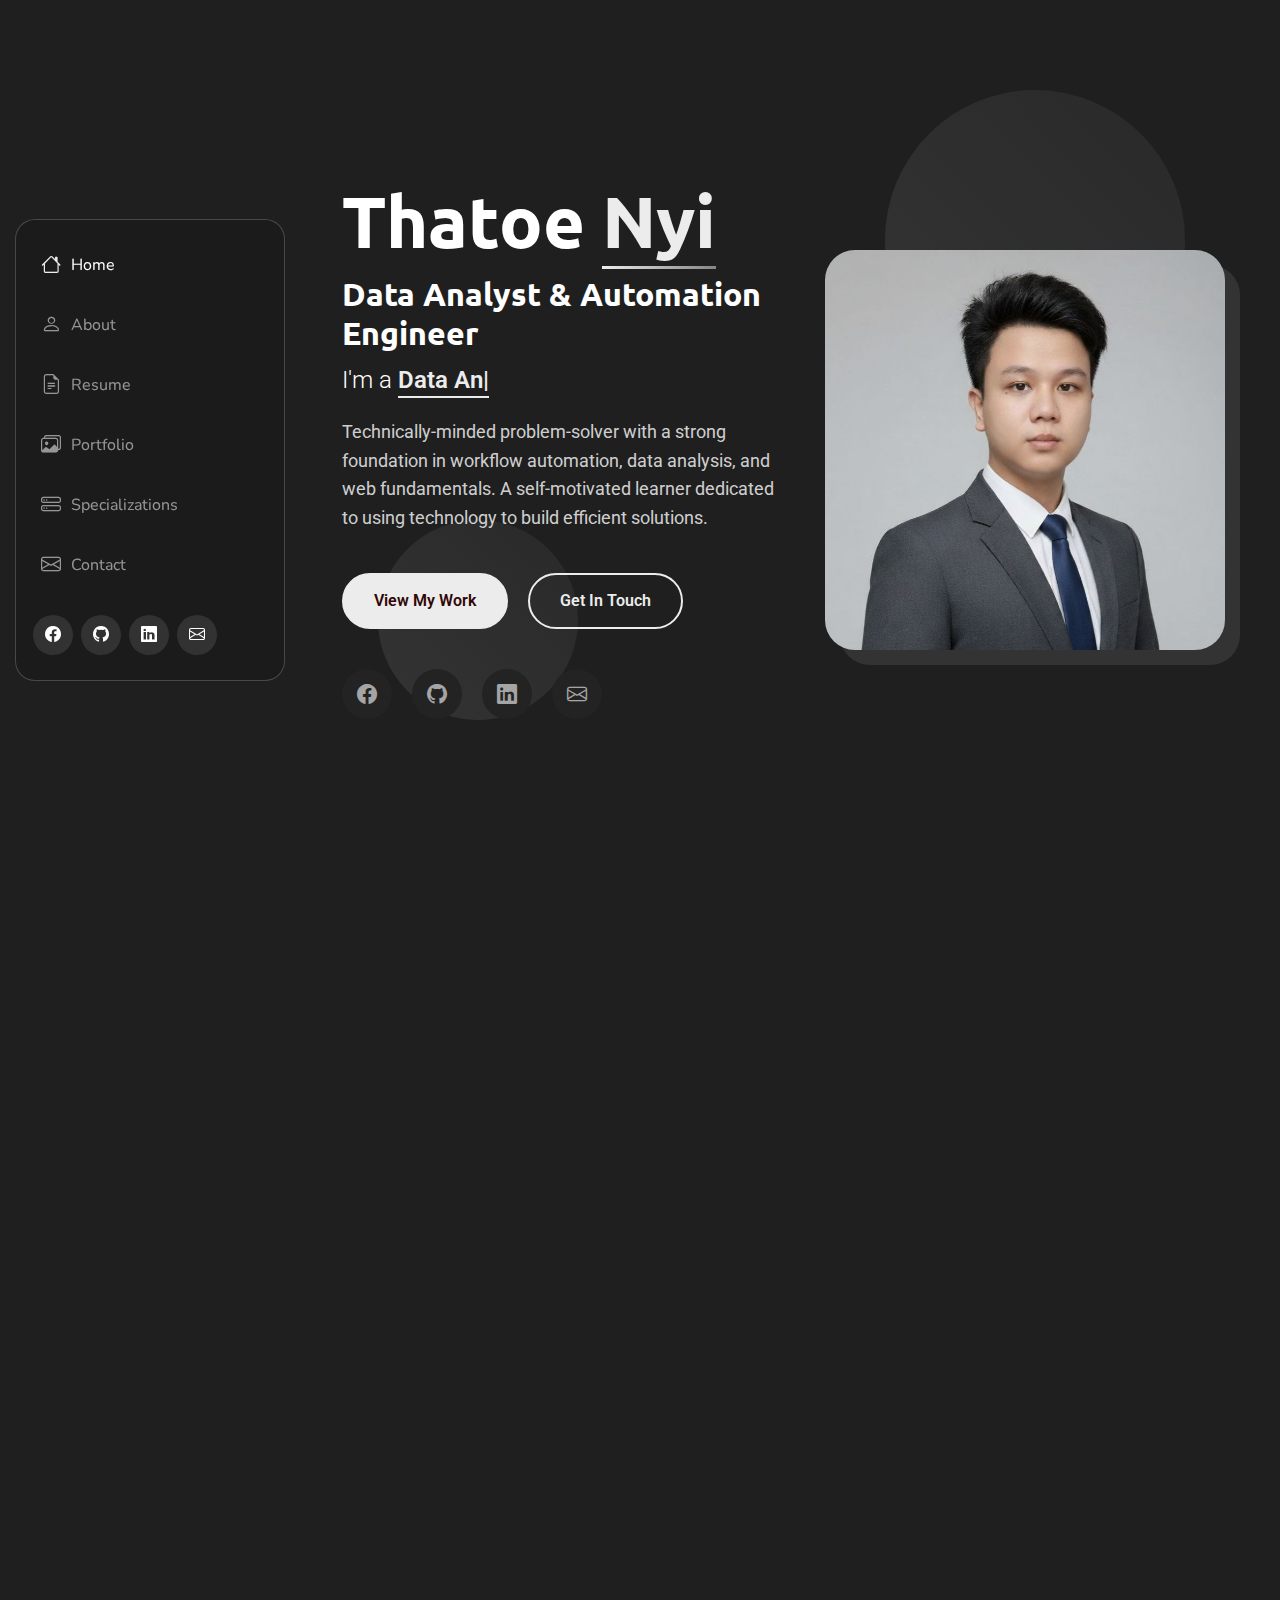
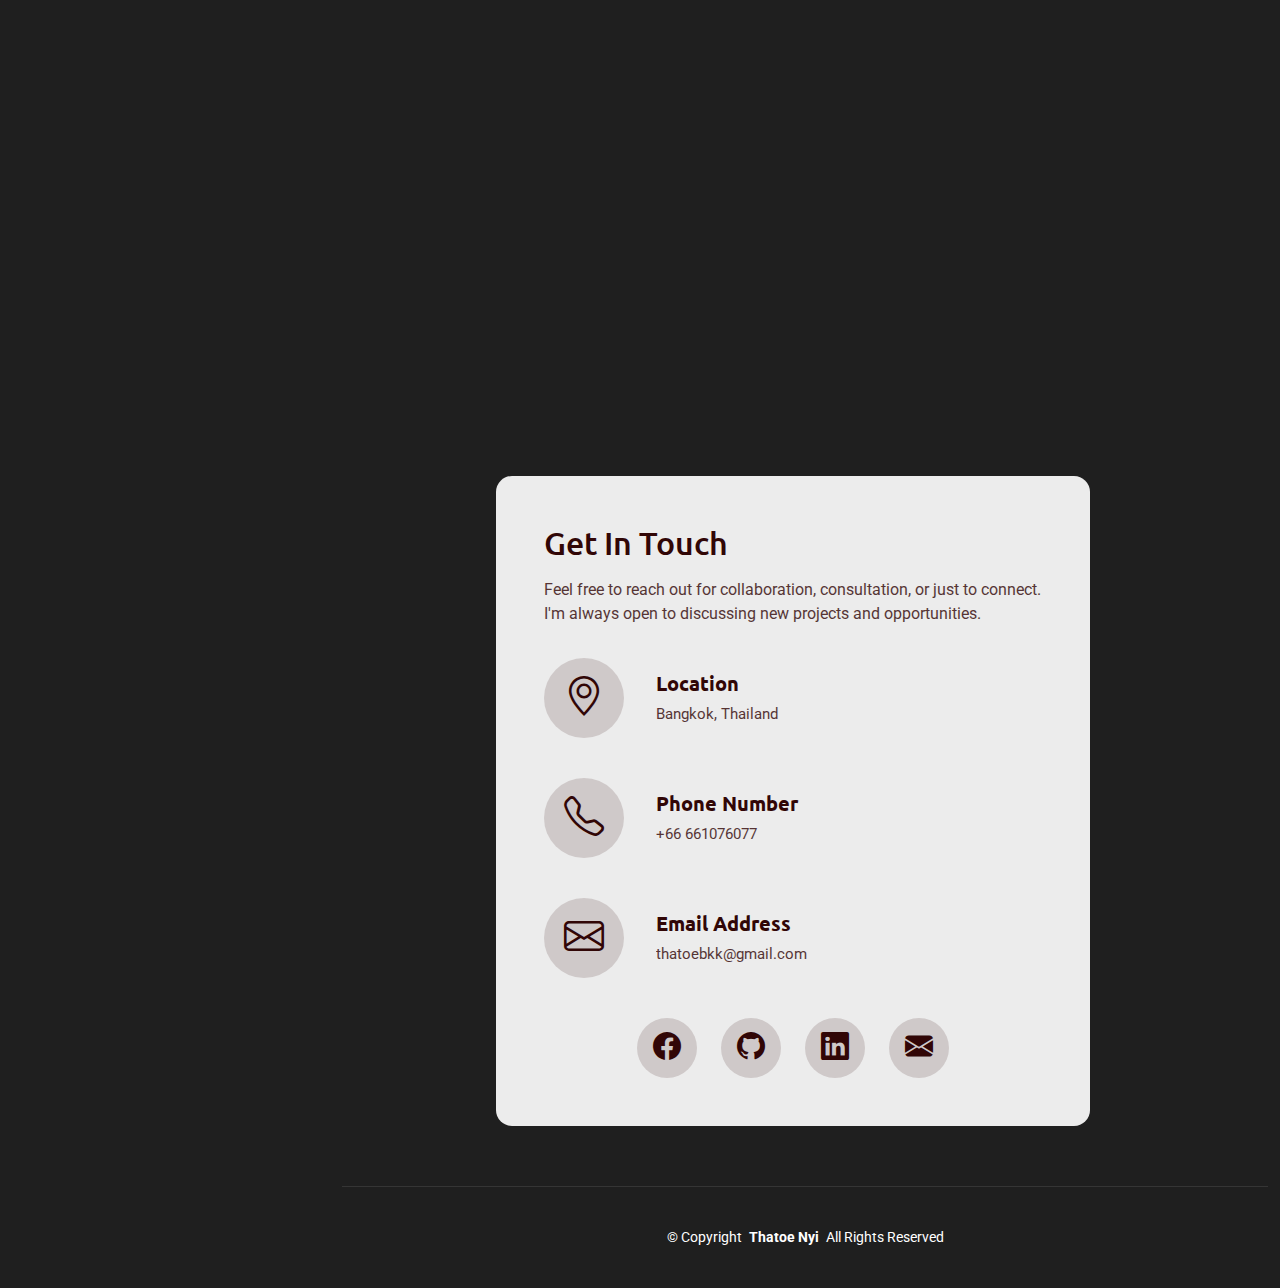
<file: index.html>
<!DOCTYPE html>
<html lang="en">

<head>
  <meta charset="utf-8">
  <meta content="width=device-width, initial-scale=1.0" name="viewport">
  <title>Thatoe Nyi - Data Analyst & Automation Engineer</title>
  <meta name="description" content="Portfolio of Thatoe Nyi - Data Analyst, Automation Engineer, and Web Developer specializing in workflow automation, data analysis, and business intelligence.">
  <meta name="keywords" content="Data Analyst, Automation Engineer, Web Developer, Python, PowerBI, n8n, Bangkok">

  <!-- Favicons -->
  <link href="assets/img/favicon.ico" rel="icon">
  <link href="assets/img/apple-touch-icon.png" rel="apple-touch-icon">

  <!-- Fonts -->
  <link href="https://fonts.googleapis.com" rel="preconnect">
  <link href="https://fonts.gstatic.com" rel="preconnect" crossorigin>
  <link href="https://fonts.googleapis.com/css2?family=Roboto:ital,wght@0,100;0,300;0,400;0,500;0,700;0,900;1,100;1,300;1,400;1,500;1,700;1,900&family=Ubuntu:ital,wght@0,300;0,400;0,500;0,700;1,300;1,400;1,500;1,700&family=Nunito:ital,wght@0,200;0,300;0,400;0,500;0,600;0,700;0,800;0,900;1,200;1,300;1,400;1,500;1,600;1,700;1,800;1,900&display=swap" rel="stylesheet">

  <!-- Vendor CSS Files -->
  <link href="assets/vendor/bootstrap/css/bootstrap.min.css" rel="stylesheet">
  <link href="assets/vendor/bootstrap-icons/bootstrap-icons.css" rel="stylesheet">
  <link href="assets/vendor/aos/aos.css" rel="stylesheet">
  <link href="assets/vendor/glightbox/css/glightbox.min.css" rel="stylesheet">
  <link href="assets/vendor/swiper/swiper-bundle.min.css" rel="stylesheet">

  <!-- Main CSS File -->
  <link href="assets/css/main.css" rel="stylesheet">

  <!-- =======================================================
  * Template Name: SnapFolio
  * Template URL: https://bootstrapmade.com/snapfolio-bootstrap-portfolio-template/
  * Updated: Jul 21 2025 with Bootstrap v5.3.7
  * Author: BootstrapMade.com
  * License: https://bootstrapmade.com/license/
  ======================================================== -->
</head>

<body class="index-page">

  <header id="header" class="header dark-background d-flex flex-column justify-content-center">
    <i class="header-toggle d-xl-none bi bi-list"></i>

    <div class="header-container d-flex flex-column align-items-start">
      <nav id="navmenu" class="navmenu">
        <ul>
          <li><a href="#hero" class="active"><i class="bi bi-house navicon"></i>Home</a></li>
          <li><a href="#about"><i class="bi bi-person navicon"></i> About</a></li>
          <li><a href="#resume"><i class="bi bi-file-earmark-text navicon"></i> Resume</a></li>
          <li><a href="#portfolio"><i class="bi bi-images navicon"></i> Portfolio</a></li>
          <li><a href="#specializations"><i class="bi bi-hdd-stack navicon"></i> Specializations</a></li>
          <li><a href="#contact"><i class="bi bi-envelope navicon"></i> Contact</a></li>
        </ul>
      </nav>

      <div class="social-links text-center">
        <a href="https://www.facebook.com/nyinyi.min.1061" target="_blank" class="facebook"><i class="bi bi-facebook"></i></a>
        <a href="https://github.com/Thatoe98" target="_blank" class="github"><i class="bi bi-github"></i></a>
        <a href="https://www.linkedin.com/in/thatoe-nyi-75a82734b/" target="_blank" class="linkedin"><i class="bi bi-linkedin"></i></a>
        <a href="mailto:thatoebkk@gmail.com" class="gmail"><i class="bi bi-envelope"></i></a>
      </div>

    </div>

  </header>

  <main class="main">

    <!-- Hero Section -->
    <section id="hero" class="hero section">

      <div class="background-elements">
        <div class="bg-circle circle-1"></div>
        <div class="bg-circle circle-2"></div>
      </div>

      <div class="hero-content">

        <div class="container">
          <div class="row align-items-center">

            <div class="col-lg-6" data-aos="fade-right" data-aos-delay="100">
              <div class="hero-text">
                <h1>Thatoe <span class="accent-text">Nyi</span></h1>
                <h2>Data Analyst & Automation Engineer</h2>
                <p class="lead">I'm a <span class="typed" data-typed-items="Data Analyst, Automation Engineer, Web Developer, Business Intelligence Specialist"></span></p>
                <p class="description">Technically-minded problem-solver with a strong foundation in workflow automation, data analysis, and web fundamentals. A self-motivated learner dedicated to using technology to build efficient solutions.</p>

                <div class="hero-actions">
                  <a href="#portfolio" class="btn btn-primary">View My Work</a>
                  <a href="#contact" class="btn btn-outline">Get In Touch</a>
                </div>

                <div class="social-links">
                  <a href="https://www.facebook.com/nyinyi.min.1061" target="_blank"><i class="bi bi-facebook"></i></a>
                  <a href="https://github.com/Thatoe98" target="_blank"><i class="bi bi-github"></i></a>
                  <a href="https://www.linkedin.com/in/thatoe-nyi-75a82734b/" target="_blank"><i class="bi bi-linkedin"></i></a>
                  <a href="mailto:thatoebkk@gmail.com"><i class="bi bi-envelope"></i></a>
                </div>
              </div>
            </div>

            <div class="col-lg-6" data-aos="fade-left" data-aos-delay="200">
              <div class="hero-visual">
                <div class="profile-container">
                  <div class="profile-background"></div>
                  <img src="assets/img/profile/professional_photo.jpg" alt="Thatoe Nyi" class="profile-image">
                </div>
              </div>
            </div>

          </div>
        </div>
      </div>

    </section><!-- /Hero Section -->

    <!-- About Section -->
    <section id="about" class="about section">

      <div class="container" data-aos="fade-up" data-aos-delay="100">

        <div class="row">
          <div class="col-lg-5" data-aos="zoom-in" data-aos-delay="200">
            <div class="profile-card">
              <div class="profile-header">
                <div class="profile-image">
                  <img src="assets/img/profile/professional_photo.jpg" alt="Profile Image" class="img-fluid">
                </div>
                <div class="profile-badge">
                  <i class="bi bi-check-circle-fill"></i>
                </div>
              </div>

              <div class="profile-content">
                <h3>Thatoe Nyi</h3>
                <p class="profession">Data Analyst &amp; Automation Engineer</p>

                <div class="contact-links">
                  <a href="mailto:thatoebkk@gmail.com" class="contact-item">
                    <i class="bi bi-envelope"></i>
                    thatoebkk@gmail.com
                  </a>
                  <a href="tel:+6606610770777" class="contact-item">
                    <i class="bi bi-telephone"></i>
                    +66 0661076077
                  </a>
                  <a href="https://maps.app.goo.gl/N1VY4Wrk4u4NLVUr7" target="_blank" class="contact-item">
                    <i class="bi bi-geo-alt"></i>
                    Bangkok, Thailand
                  </a>
                </div>
              </div>
            </div>
          </div>

          <div class="col-lg-7" data-aos="fade-left" data-aos-delay="300">
            <div class="about-content">
              <div class="section-header">
                <span class="badge-text">Get to Know Me</span>
                <h2>Computer Science Student | Data Analysis & Automation</h2>
              </div>

              <div class="description">
                <p>I am a Computer Science major at Rangsit University, where I am deeply engaged in learning the technical and theoretical fundamentals of software development. This field strongly appeals to my passion for creative problem-solving and building practical, effective solutions.</p>

                <p>Originally from Myanmar, I am driven to make the most of my educational and professional opportunities in Bangkok. I am excited by the fast-paced world of technology and am eager to apply my skills to real-world challenges.</p>
              </div>

              <div class="stats-grid">
                <div class="stat-item">
                  <div class="stat-number">10+</div>
                  <div class="stat-label">Projects Completed</div>
                </div>
                <div class="stat-item">
                  <div class="stat-number">2+</div>
                  <div class="stat-label">Years Experience</div>
                </div>
                <div class="stat-item">
                  <div class="stat-number">3.98</div>
                  <div class="stat-label">GPA</div>
                </div>
              </div>

              <div class="details-grid">
                <div class="detail-row">
                  <div class="detail-item">
                    <span class="detail-label">Specialization</span>
                    <span class="detail-value">Data Analysis and Automation</span>
                  </div>
                  <div class="detail-item">
                    <span class="detail-label">Experience Level</span>
                    <span class="detail-value">Entry to Mid</span>
                  </div>
                </div>
                <div class="detail-row">
                  <div class="detail-item">
                    <span class="detail-label">Education</span>
                    <span class="detail-value">Computer Science, Rangsit University</span>
                  </div>
                  <div class="detail-item">
                    <span class="detail-label">Languages</span>
                    <span class="detail-value">Myanmar, English</span>
                  </div>
                </div>
              </div>

              <div class="cta-section">
                <a href="Thatoe_Nyi_Resume_20260203.pdf" class="btn btn-primary" download="Thatoe_Nyi_Resume.pdf">
                  <i class="bi bi-download"></i>
                  Download Resume
                </a>
                <a href="#contact" class="btn btn-outline">
                  <i class="bi bi-chat-dots"></i>
                  Let's Talk
                </a>
              </div>
            </div>
          </div>
        </div>

      </div>

    </section><!-- /About Section -->

    <!-- Stats Section -->
    <section id="stats" class="stats section light-background">

      <div class="container" data-aos="fade-up" data-aos-delay="100">

        <div class="row justify-content-center">
          <div class="col-lg-10">
            <div class="stats-wrapper">
              <div class="stats-item" data-aos="zoom-in" data-aos-delay="150">
                <div class="icon-wrapper">
                  <i class="bi bi-journal-code"></i>
                </div>
                <span data-purecounter-start="0" data-purecounter-end="10" data-purecounter-duration="1" class="purecounter"></span>
                <p>Projects Completed</p>
              </div><!-- End Stats Item -->

              <div class="stats-item" data-aos="zoom-in" data-aos-delay="200">
                <div class="icon-wrapper">
                  <i class="bi bi-clock-history"></i>
                </div>
                <span data-purecounter-start="0" data-purecounter-end="2" data-purecounter-duration="1" class="purecounter"></span>
                <p>Years Experience</p>
              </div><!-- End Stats Item -->

              <div class="stats-item" data-aos="zoom-in" data-aos-delay="250">
                <div class="icon-wrapper">
                  <i class="bi bi-trophy"></i>
                </div>
                <span data-purecounter-start="0" data-purecounter-end="398" data-purecounter-duration="1" class="purecounter"></span>
                <p>Current GPA (x100)</p>
              </div><!-- End Stats Item -->

              <div class="stats-item" data-aos="zoom-in" data-aos-delay="300">
                <div class="icon-wrapper">
                  <i class="bi bi-award"></i>
                </div>
                <span data-purecounter-start="0" data-purecounter-end="2" data-purecounter-duration="1" class="purecounter"></span>
                <p>Certifications</p>
              </div><!-- End Stats Item -->
            </div>
          </div>
        </div>

      </div>

    </section><!-- /Stats Section -->

    <!-- Skills Section -->
    <section id="skills" class="skills section">

      <!-- Section Title -->
      <div class="container section-title" data-aos="fade-up">
        <h2>Skills</h2>
        <p>Technical expertise in data analysis, automation, and web development</p>
      </div><!-- End Section Title -->

      <div class="container" data-aos="fade-up" data-aos-delay="100">

        <div class="row">
          <div class="col-lg-6">
            <div class="skills-category" data-aos="fade-up" data-aos-delay="200">
              <h3>Data Analysis</h3>
              <div class="skills-animation">
                <div class="skill-item">
                  <div class="d-flex justify-content-between align-items-center">
                    <h4>Excel</h4>
                    <span class="skill-percentage">90%</span>
                  </div>
                  <div class="progress">
                    <div class="progress-bar" role="progressbar" aria-valuenow="90" aria-valuemin="0" aria-valuemax="100"></div>
                  </div>
                  <div class="skill-tooltip">Advanced Excel for data analysis and reporting</div>
                </div>

                <div class="skill-item">
                  <div class="d-flex justify-content-between align-items-center">
                    <h4>Power BI</h4>
                    <span class="skill-percentage">85%</span>
                  </div>
                  <div class="progress">
                    <div class="progress-bar" role="progressbar" aria-valuenow="85" aria-valuemin="0" aria-valuemax="100"></div>
                  </div>
                  <div class="skill-tooltip">Business intelligence and data visualization with Power BI</div>
                </div>

                <div class="skill-item">
                  <div class="d-flex justify-content-between align-items-center">
                    <h4>Python (pandas, matplotlib, seaborn)</h4>
                    <span class="skill-percentage">80%</span>
                  </div>
                  <div class="progress">
                    <div class="progress-bar" role="progressbar" aria-valuenow="80" aria-valuemin="0" aria-valuemax="100"></div>
                  </div>
                  <div class="skill-tooltip">Data analysis and visualization using Python libraries</div>
                </div>
              </div>
            </div><!-- End Data Analysis Skills -->
          </div>

          <div class="col-lg-6">
            <div class="skills-category" data-aos="fade-up" data-aos-delay="300">
              <h3>Programming & Automation</h3>
              <div class="skills-animation">
                <div class="skill-item">
                  <div class="d-flex justify-content-between align-items-center">
                    <h4>JavaScript/TypeScript/Next.js</h4>
                    <span class="skill-percentage">85%</span>
                  </div>
                  <div class="progress">
                    <div class="progress-bar" role="progressbar" aria-valuenow="85" aria-valuemin="0" aria-valuemax="100"></div>
                  </div>
                  <div class="skill-tooltip">Web development with modern frameworks</div>
                </div>

                <div class="skill-item">
                  <div class="d-flex justify-content-between align-items-center">
                    <h4>Java/OOP & Flutter</h4>
                    <span class="skill-percentage">75%</span>
                  </div>
                  <div class="progress">
                    <div class="progress-bar" role="progressbar" aria-valuenow="75" aria-valuemin="0" aria-valuemax="100"></div>
                  </div>
                  <div class="skill-tooltip">Object-oriented programming and mobile app development</div>
                </div>

                <div class="skill-item">
                  <div class="d-flex justify-content-between align-items-center">
                    <h4>n8n & AI (LLMs, RAG)</h4>
                    <span class="skill-percentage">90%</span>
                  </div>
                  <div class="progress">
                    <div class="progress-bar" role="progressbar" aria-valuenow="90" aria-valuemin="0" aria-valuemax="100"></div>
                  </div>
                  <div class="skill-tooltip">Workflow automation with AI integration (Gemini, OpenAI)</div>
                </div>
              </div>
            </div><!-- End Programming Skills -->
          </div>
        </div>

      </div>

    </section><!-- /Skills Section -->

    <!-- Resume Section -->
    <section id="resume" class="resume section">

      <!-- Section Title -->
      <div class="container section-title" data-aos="fade-up">
        <h2>Resume</h2>
        <p>My professional journey combining data analysis, automation engineering, and web development to deliver innovative solutions.</p>
      </div><!-- End Section Title -->

      <div class="container" data-aos="fade-up" data-aos-delay="100">

        <div class="row gy-4">
          <!-- Left column with summary and contact -->
          <div class="col-lg-4">
            <div class="resume-side" data-aos="fade-right" data-aos-delay="100">
              <div class="profile-img mb-4">
                <img src="assets/img/profile/professional_photo.jpg" alt="Profile" class="img-fluid rounded">
              </div>

              <h3>Professional Summary</h3>
              <p>Computer Science student with 2+ years of experience in data analysis, workflow automation, and web development. Proven track record in implementing AI-driven automation solutions using n8n, Python, and modern web frameworks. Strong analytical skills with expertise in Power BI, SQL, and data visualization.</p>

              <h3 class="mt-4">Contact Information</h3>
              <ul class="contact-info list-unstyled">
                <li><i class="bi bi-geo-alt"></i> Bangkok, Thailand</li>
                <li><i class="bi bi-envelope"></i> thatoebkk@gmail.com</li>
                <li><i class="bi bi-phone"></i> +66 661076077</li>
              </ul>

              <div class="skills-animation mt-4">
                <h3>Technical Skills</h3>
                <div class="skill-item">
                  <div class="d-flex justify-content-between">
                    <span>Data Analysis</span>
                    <span>90%</span>
                  </div>
                  <div class="progress">
                    <div class="progress-bar" role="progressbar" aria-valuenow="90" aria-valuemin="0" aria-valuemax="100"></div>
                  </div>
                </div>

                <div class="skill-item">
                  <div class="d-flex justify-content-between">
                    <span>Automation</span>
                    <span>90%</span>
                  </div>
                  <div class="progress">
                    <div class="progress-bar" role="progressbar" aria-valuenow="90" aria-valuemin="0" aria-valuemax="100"></div>
                  </div>
                </div>

                <div class="skill-item">
                  <div class="d-flex justify-content-between">
                    <span>Web Development</span>
                    <span>85%</span>
                  </div>
                  <div class="progress">
                    <div class="progress-bar" role="progressbar" aria-valuenow="85" aria-valuemin="0" aria-valuemax="100"></div>
                  </div>
                </div>

                <div class="skill-item">
                  <div class="d-flex justify-content-between">
                    <span>Database Design</span>
                    <span>80%</span>
                  </div>
                  <div class="progress">
                    <div class="progress-bar" role="progressbar" aria-valuenow="80" aria-valuemin="0" aria-valuemax="100"></div>
                  </div>
                </div>
              </div>
            </div>
          </div>

          <!-- Right column with experience and education -->
          <div class="col-lg-8 ps-4 ps-lg-5">
            <!-- Experience Section -->
            <div class="resume-section" data-aos="fade-up">
              <h3><i class="bi bi-briefcase me-2"></i>Professional Experience</h3>

              <div class="resume-item">
                <h4>Co-Founder & Lead Automation Engineer</h4>
                <h5>2024 - Present</h5>
                <p class="company"><i class="bi bi-building"></i> Creator AI Tech Co., Ltd. | Bangkok, Thailand (Remote)</p>
                <ul>
                  <li>Co-founded an automation agency delivering AI solutions to local businesses and startups</li>
                  <li>Engineered custom n8n workflows for expense tracking, email management, and social media orchestration, reducing client manual workload by over 80%</li>
                  <li>Developed "Creator AI Tech" SaaS solutions, including an AI video generator and lead generation tools for Myanmar SMEs</li>
                  <li>Designed and deployed RAG (Retrieval-Augmented Generation) agents to automate customer support interactions</li>
                </ul>
              </div>

              <div class="resume-item">
                <h4>Private Tutor (STEM & IGCSE)</h4>
                <h5>2015 - 2024</h5>
                <p class="company"><i class="bi bi-building"></i> Self-Employed | Yangon, Myanmar & Bangkok, Thailand (Hybrid)</p>
                <ul>
                  <li>Delivered expert, one-on-one tutoring to a diverse range of students within both the IGCSE and Myanmar government curricula</li>
                  <li>Developed customized lesson plans and learning materials, adapting complex technical and scientific concepts to individual learning styles</li>
                  <li>Managed all aspects of a long-term tutoring business, including scheduling, client communication, and progress tracking</li>
                </ul>
              </div>
            </div>

            <!-- Education Section -->
            <div class="resume-section" data-aos="fade-up" data-aos-delay="100">
              <h3><i class="bi bi-mortarboard me-2"></i>Education</h3>

              <div class="resume-item">
                <h4>Bachelor of Science in Computer Science</h4>
                <h5>2024 – Present (Expected Graduation: 2027)</h5>
                <p class="company"><i class="bi bi-building"></i> Rangsit University | Pathum Thani, Thailand</p>
                <p>Current GPA: 3.98. Focused on software development, data structures, and business intelligence.</p>
              </div>

              <div class="resume-item">
                <h4>Studies in Petroleum Engineering</h4>
                <h5>2015 - 2019</h5>
                <p class="company"><i class="bi bi-building"></i> Yangon Technological University | Yangon, Myanmar</p>
              </div>
            </div>

            <!-- Certifications Section -->
            <div class="resume-section" data-aos="fade-up" data-aos-delay="200">
              <h3><i class="bi bi-award me-2"></i>Certifications</h3>

              <div class="resume-item">
                <h4>Meta Data Analyst Professional Certificate</h4>
                <h5>Issued 2025</h5>
                <p class="company"><i class="bi bi-building"></i> Coursera</p>
              </div>

              <div class="resume-item">
                <h4>Microsoft Power BI Data Analyst Professional Certificate</h4>
                <h5>Issued 2025</h5>
                <p class="company"><i class="bi bi-building"></i> Coursera</p>
              </div>
            </div>
          </div>
        </div>

      </div>

    </section><!-- /Resume Section -->

    <!-- Portfolio Section -->
    <section id="portfolio" class="portfolio section">

      <!-- Section Title -->
      <div class="container section-title" data-aos="fade-up">
        <h2>Portfolio</h2>
        <p>A collection of projects showcasing my skills in data analysis, automation, web development, and database design.</p>
      </div><!-- End Section Title -->

      <div class="container" data-aos="fade-up" data-aos-delay="100">

        <div class="isotope-layout" data-default-filter="*" data-layout="masonry" data-sort="original-order">

          <div class="row">
            <div class="col-lg-3 filter-sidebar">
              <div class="filters-wrapper" data-aos="fade-right" data-aos-delay="150">
                <ul class="portfolio-filters isotope-filters">
                  <li data-filter="*" class="filter-active">All Projects</li>
                  <li data-filter=".filter-python">Python</li>
                  <li data-filter=".filter-web">Web Development</li>
                  <li data-filter=".filter-automation">Automation</li>
                  <li data-filter=".filter-database">Database</li>
                </ul>
              </div>
            </div>

            <div class="col-lg-9">
              <div class="row gy-4 portfolio-container isotope-container" data-aos="fade-up" data-aos-delay="200">

                <div class="col-lg-6 col-md-6 portfolio-item isotope-item filter-web filter-database filter-automation">
                  <div class="portfolio-wrap">
                    <img src="assets/img/portfolio/blood-inventory-placeholder.jpg" class="img-fluid" alt="Portfolio Image" loading="lazy">
                    <div class="portfolio-info">
                      <div class="content">
                        <span class="category">Full-Stack & Automation</span>
                        <h4>Restaurant Booking Management System</h4>
                        <p class="project-description">Next.js, TypeScript, Supabase with n8n automation for reservations</p>
                        <div class="portfolio-links">
                          <a href="assets/img/portfolio/blood-inventory-placeholder.jpg" class="glightbox" title="Restaurant Booking Management System"><i class="bi bi-plus-lg"></i></a>
                          <a href="portfolio-details-restaurant-booking.html" title="More Details"><i class="bi bi-arrow-right"></i></a>
                        </div>
                      </div>
                    </div>
                  </div>
                </div><!-- End Portfolio Item -->

                <div class="col-lg-6 col-md-6 portfolio-item isotope-item filter-database filter-web">
                  <div class="portfolio-wrap">
                    <img src="assets/img/portfolio/blood-inventory-placeholder.jpg" class="img-fluid" alt="Portfolio Image" loading="lazy">
                    <div class="portfolio-info">
                      <div class="content">
                        <span class="category">Full-Stack Development</span>
                        <h4>Blood Inventory Management System</h4>
                        <p class="project-description">Next.js, TypeScript, Supabase with 3NF database & AI agents</p>
                        <div class="portfolio-links">
                          <a href="assets/img/portfolio/blood-inventory-placeholder.jpg" class="glightbox" title="Blood Inventory Management System"><i class="bi bi-plus-lg"></i></a>
                          <a href="portfolio-details-blood-inventory.html" title="More Details"><i class="bi bi-arrow-right"></i></a>
                        </div>
                      </div>
                    </div>
                  </div>
                </div><!-- End Portfolio Item -->

                <div class="col-lg-6 col-md-6 portfolio-item isotope-item filter-automation">
                  <div class="portfolio-wrap">
                    <img src="assets/img/portfolio/ai-video-placeholder.jpg" class="img-fluid" alt="Portfolio Image" loading="lazy">
                    <div class="portfolio-info">
                      <div class="content">
                        <span class="category">Workflow Automation & AI</span>
                        <h4>n8n Automation Suite</h4>
                        <p class="project-description">Gmail Organizer, Social Media, AI Video Generator, Messenger AI Agent</p>
                        <div class="portfolio-links">
                          <a href="assets/img/portfolio/ai-video-placeholder.jpg" class="glightbox" title="n8n Automation Suite"><i class="bi bi-plus-lg"></i></a>
                          <a href="portfolio-details-automation-suite.html" title="More Details"><i class="bi bi-arrow-right"></i></a>
                        </div>
                      </div>
                    </div>
                  </div>
                </div><!-- End Portfolio Item -->

              </div><!-- End Portfolio Container -->
            </div>
          </div>

        </div>

      </div>

    </section><!-- /Portfolio Section -->

    <!-- Specializations Section -->
    <section id="specializations" class="services section">

      <!-- Section Title -->
      <div class="container section-title" data-aos="fade-up">
        <h2>Specializations</h2>
        <p>Core areas of expertise in data analysis, automation, web development, and database design</p>
      </div><!-- End Section Title -->

      <div class="container" data-aos="fade-up" data-aos-delay="100">

        <div class="service-header">
          <div class="row align-items-center">
            <div class="col-lg-8 col-md-12">
              <div class="service-intro">
                <h2 class="service-heading">
                  <div>Specialized expertise</div>
                  <div><span>in modern technology</span></div>
                </h2>
              </div>
            </div>
            <div class="col-lg-4 col-md-12">
              <div class="service-summary">
                <p>
                  Focused expertise in data analysis, automation, and web development to deliver innovative solutions that drive efficiency, insights, and digital transformation.
                </p>
              </div>
            </div>
          </div>
        </div>

        <div class="row justify-content-center">
          <div class="col-lg-4 col-md-6" data-aos="fade-up" data-aos-delay="100">
            <div class="service-card position-relative z-1">
              <div class="service-icon">
                <i class="bi bi-graph-up-arrow"></i>
              </div>
              <a href="service-details.html" class="card-action d-flex align-items-center justify-content-center rounded-circle">
                <i class="bi bi-arrow-up-right"></i>
              </a>
              <h3>
                <a href="service-details.html">
                  Data-Driven <span>Decision Making</span>
                </a>
              </h3>
              <p>
                Transform raw data into actionable insights using Excel, Power BI, and Python. Comprehensive data analysis services including visualization, reporting, and business intelligence to drive informed strategic decisions.
              </p>
            </div>
          </div>
          <div class="col-lg-4 col-md-6" data-aos="fade-up" data-aos-delay="200">
            <div class="service-card position-relative z-1">
              <div class="service-icon">
                <i class="bi bi-cpu"></i>
              </div>
              <a href="service-details.html" class="card-action d-flex align-items-center justify-content-center rounded-circle">
                <i class="bi bi-arrow-up-right"></i>
              </a>
              <h3>
                <a href="service-details.html">
                  AI & <span>Automation</span>
                </a>
              </h3>
              <p>
                Streamline workflows and boost efficiency with custom automation solutions using n8n. From email management to social media scheduling, automate repetitive tasks and focus on what matters most.
              </p>
            </div>
          </div>
          <div class="col-lg-4 col-md-6" data-aos="fade-up" data-aos-delay="300">
            <div class="service-card position-relative z-1">
              <div class="service-icon">
                <i class="bi bi-code-slash"></i>
              </div>
              <a href="service-details.html" class="card-action d-flex align-items-center justify-content-center rounded-circle">
                <i class="bi bi-arrow-up-right"></i>
              </a>
              <h3>
                <a href="service-details.html">
                  Web <span>Development</span>
                </a>
              </h3>
              <p>
                Build modern, responsive websites and web applications using HTML, CSS, JavaScript, and Next.js. Clean code, intuitive design, and seamless user experiences tailored to your needs.
              </p>
            </div>
          </div>
        </div>

      </div>

    </section><!-- /Specializations Section -->

    <!-- Contact Section -->
    <section id="contact" class="contact section">

      <!-- Section Title -->
      <div class="container section-title" data-aos="fade-up">
        <h2>Contact</h2>
        <p>Let's discuss how I can help with your data analysis, automation, or web development needs</p>
      </div><!-- End Section Title -->

      <div class="container">

        <div class="row justify-content-center">
          <div class="col-lg-8">
            <div class="info-box">
              <h3>Get In Touch</h3>
              <p>Feel free to reach out for collaboration, consultation, or just to connect. I'm always open to discussing new projects and opportunities.</p>

              <div class="info-item" style="display: flex !important; align-items: center !important; gap: 2rem !important; margin-bottom: 2.5rem !important;">
                <div class="icon-box" style="width: 5rem !important; height: 5rem !important; min-width: 5rem !important; flex-shrink: 0 !important;">
                  <i class="bi bi-geo-alt" style="font-size: 2.5rem !important;"></i>
                </div>
                <div class="content">
                  <h4>Location</h4>
                  <p><a href="https://maps.app.goo.gl/N1VY4Wrk4u4NLVUr7" target="_blank" style="color: var(--contrast-color); text-decoration: none;">Bangkok, Thailand</a></p>
                </div>
              </div>

              <div class="info-item" style="display: flex !important; align-items: center !important; gap: 2rem !important; margin-bottom: 2.5rem !important;">
                <div class="icon-box" style="width: 5rem !important; height: 5rem !important; min-width: 5rem !important; flex-shrink: 0 !important;">
                  <i class="bi bi-telephone" style="font-size: 2.5rem !important;"></i>
                </div>
                <div class="content">
                  <h4>Phone Number</h4>
                  <p><a href="tel:+66661076077" style="color: var(--contrast-color); text-decoration: none;">+66 661076077</a></p>
                </div>
              </div>

              <div class="info-item" style="display: flex !important; align-items: center !important; gap: 2rem !important; margin-bottom: 2.5rem !important;">
                <div class="icon-box" style="width: 5rem !important; height: 5rem !important; min-width: 5rem !important; flex-shrink: 0 !important;">
                  <i class="bi bi-envelope" style="font-size: 2.5rem !important;"></i>
                </div>
                <div class="content">
                  <h4>Email Address</h4>
                  <p><a href="mailto:thatoebkk@gmail.com" style="color: var(--contrast-color); text-decoration: none;">thatoebkk@gmail.com</a></p>
                </div>
              </div>

              <div class="social-links text-center mt-4" style="display: flex; justify-content: center; gap: 1.5rem;">
                <a href="https://www.facebook.com/nyinyi.min.1061" target="_blank" style="width: 60px; height: 60px; display: flex; align-items: center; justify-content: center; background: color-mix(in srgb, var(--contrast-color), transparent 85%); border-radius: 50%; font-size: 28px; color: var(--contrast-color); transition: 0.3s;"><i class="bi bi-facebook"></i></a>
                <a href="https://github.com/Thatoe98" target="_blank" style="width: 60px; height: 60px; display: flex; align-items: center; justify-content: center; background: color-mix(in srgb, var(--contrast-color), transparent 85%); border-radius: 50%; font-size: 28px; color: var(--contrast-color); transition: 0.3s;"><i class="bi bi-github"></i></a>
                <a href="https://www.linkedin.com/in/thatoe-nyi-75a82734b/" target="_blank" style="width: 60px; height: 60px; display: flex; align-items: center; justify-content: center; background: color-mix(in srgb, var(--contrast-color), transparent 85%); border-radius: 50%; font-size: 28px; color: var(--contrast-color); transition: 0.3s;"><i class="bi bi-linkedin"></i></a>
                <a href="mailto:thatoebkk@gmail.com" style="width: 60px; height: 60px; display: flex; align-items: center; justify-content: center; background: color-mix(in srgb, var(--contrast-color), transparent 85%); border-radius: 50%; font-size: 28px; color: var(--contrast-color); transition: 0.3s;"><i class="bi bi-envelope-fill"></i></a>
              </div>
            </div>
          </div>

        </div>

      </div>

    </section><!-- /Contact Section -->

  </main>

  <footer id="footer" class="footer position-relative">

    <div class="container">
      <div class="copyright text-center ">
        <p>© <span>Copyright</span> <strong class="px-1 sitename">Thatoe Nyi</strong> <span>All Rights Reserved</span></p>
      </div>
    </div>

  </footer>

  <!-- Scroll Top -->
  <a href="#" id="scroll-top" class="scroll-top d-flex align-items-center justify-content-center"><i class="bi bi-arrow-up-short"></i></a>

  <!-- Preloader -->
  <div id="preloader"></div>

  <!-- Vendor JS Files -->
  <script src="assets/vendor/bootstrap/js/bootstrap.bundle.min.js"></script>
  <script src="assets/vendor/php-email-form/validate.js"></script>
  <script src="assets/vendor/aos/aos.js"></script>
  <script src="assets/vendor/typed.js/typed.umd.js"></script>
  <script src="assets/vendor/purecounter/purecounter_vanilla.js"></script>
  <script src="assets/vendor/waypoints/noframework.waypoints.js"></script>
  <script src="assets/vendor/isotope-layout/isotope.pkgd.min.js"></script>
  <script src="assets/vendor/imagesloaded/imagesloaded.pkgd.min.js"></script>
  <script src="assets/vendor/glightbox/js/glightbox.min.js"></script>
  <script src="assets/vendor/swiper/swiper-bundle.min.js"></script>

  <!-- Main JS File -->
  <script src="assets/js/main.js"></script>

</body>

</html>
</file>
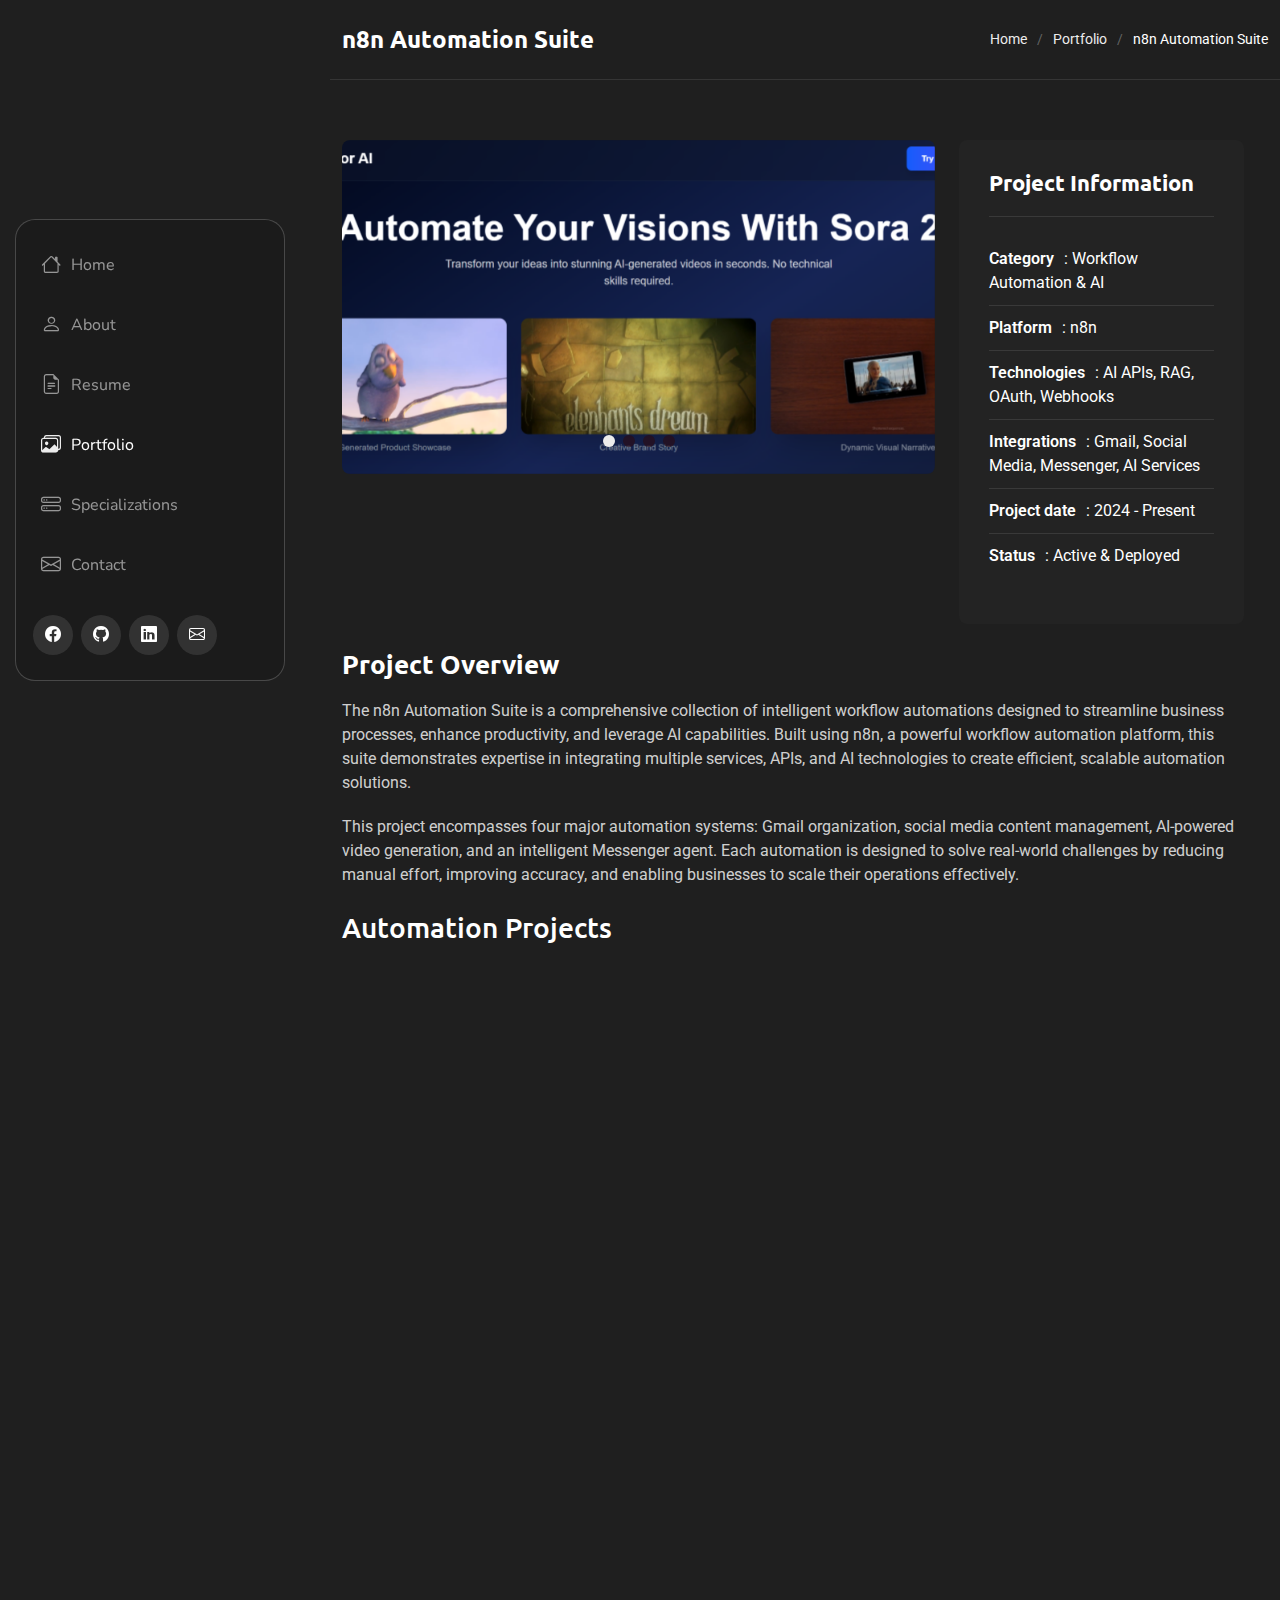
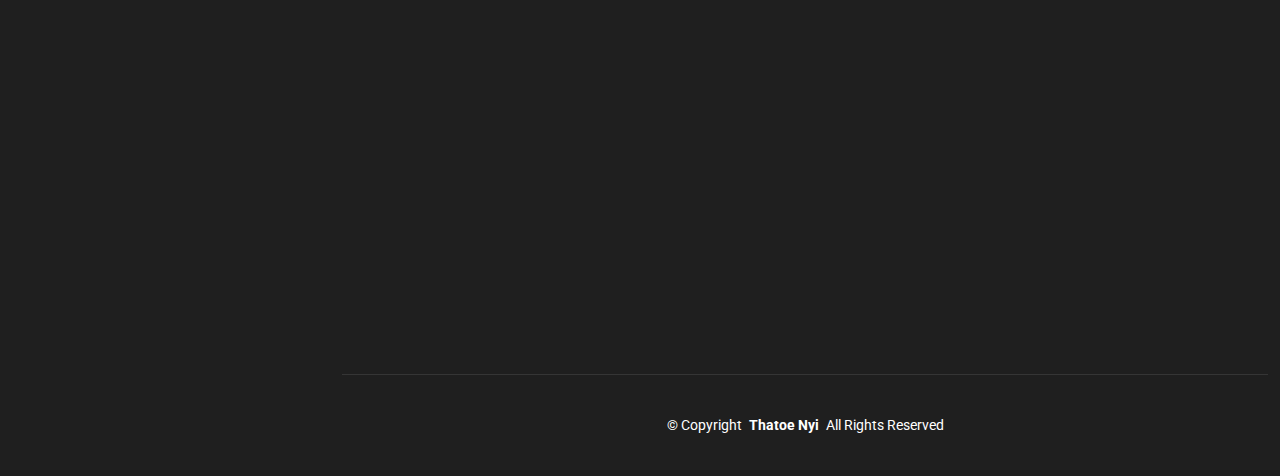
<file: portfolio-details-automation-suite.html>
<!DOCTYPE html>
<html lang="en">

<head>
  <meta charset="utf-8">
  <meta content="width=device-width, initial-scale=1.0" name="viewport">
  <title>n8n Automation Suite - Thatoe Nyi</title>
  <meta name="description" content="Comprehensive automation suite including Gmail Organizer, Social Media Content Automation, AI Video Generator, and Messenger AI Agent">
  <meta name="keywords" content="n8n, Automation, AI, Workflow, Gmail, Social Media, Video Generation, Chatbot">

  <!-- Favicons -->
  <link href="assets/img/favicon.ico" rel="icon">
  <link href="assets/img/apple-touch-icon.png" rel="apple-touch-icon">

  <!-- Fonts -->
  <link href="https://fonts.googleapis.com" rel="preconnect">
  <link href="https://fonts.gstatic.com" rel="preconnect" crossorigin>
  <link href="https://fonts.googleapis.com/css2?family=Roboto:ital,wght@0,100;0,300;0,400;0,500;0,700;0,900;1,100;1,300;1,400;1,500;1,700;1,900&family=Ubuntu:ital,wght@0,300;0,400;0,500;0,700;1,300;1,400;1,500;1,700&family=Nunito:ital,wght@0,200;0,300;0,400;0,500;0,600;0,700;0,800;0,900;1,200;1,300;1,400;1,500;1,600;1,700;1,800;1,900&display=swap" rel="stylesheet">

  <!-- Vendor CSS Files -->
  <link href="assets/vendor/bootstrap/css/bootstrap.min.css" rel="stylesheet">
  <link href="assets/vendor/bootstrap-icons/bootstrap-icons.css" rel="stylesheet">
  <link href="assets/vendor/aos/aos.css" rel="stylesheet">
  <link href="assets/vendor/glightbox/css/glightbox.min.css" rel="stylesheet">
  <link href="assets/vendor/swiper/swiper-bundle.min.css" rel="stylesheet">

  <!-- Main CSS File -->
  <link href="assets/css/main.css" rel="stylesheet">
</head>

<body class="portfolio-details-page">

  <header id="header" class="header dark-background d-flex flex-column justify-content-center">
    <i class="header-toggle d-xl-none bi bi-list"></i>

    <div class="header-container d-flex flex-column align-items-start">
      <nav id="navmenu" class="navmenu">
        <ul>
          <li><a href="index.html#hero"><i class="bi bi-house navicon"></i>Home</a></li>
          <li><a href="index.html#about"><i class="bi bi-person navicon"></i> About</a></li>
          <li><a href="index.html#resume"><i class="bi bi-file-earmark-text navicon"></i> Resume</a></li>
          <li><a href="index.html#portfolio" class="active"><i class="bi bi-images navicon"></i> Portfolio</a></li>
          <li><a href="index.html#specializations"><i class="bi bi-hdd-stack navicon"></i> Specializations</a></li>
          <li><a href="index.html#contact"><i class="bi bi-envelope navicon"></i> Contact</a></li>
        </ul>
      </nav>

      <div class="social-links text-center">
        <a href="https://www.facebook.com/nyinyi.min.1061" target="_blank" class="facebook"><i class="bi bi-facebook"></i></a>
        <a href="https://github.com/Thatoe98" target="_blank" class="github"><i class="bi bi-github"></i></a>
        <a href="https://www.linkedin.com/in/thatoe-nyi-75a82734b/" target="_blank" class="linkedin"><i class="bi bi-linkedin"></i></a>
        <a href="mailto:thatoebkk@gmail.com" class="gmail"><i class="bi bi-envelope"></i></a>
      </div>

    </div>

  </header>

  <main class="main">

    <!-- Page Title -->
    <div class="page-title dark-background">
      <div class="container d-lg-flex justify-content-between align-items-center">
        <h1 class="mb-2 mb-lg-0">n8n Automation Suite</h1>
        <nav class="breadcrumbs">
          <ol>
            <li><a href="index.html">Home</a></li>
            <li><a href="index.html#portfolio">Portfolio</a></li>
            <li class="current">n8n Automation Suite</li>
          </ol>
        </nav>
      </div>
    </div><!-- End Page Title -->

    <!-- Portfolio Details Section -->
    <section id="portfolio-details" class="portfolio-details section">

      <div class="container" data-aos="fade-up" data-aos-delay="100">

        <div class="row gy-4">

          <div class="col-lg-8">
            <div class="portfolio-details-slider swiper init-swiper">

              <script type="application/json" class="swiper-config">
                {
                  "loop": true,
                  "speed": 600,
                  "autoplay": {
                    "delay": 5000
                  },
                  "slidesPerView": "auto",
                  "pagination": {
                    "el": ".swiper-pagination",
                    "type": "bullets",
                    "clickable": true
                  }
                }
              </script>

              <div class="swiper-wrapper align-items-center">

                <div class="swiper-slide">
                  <img src="assets/img/portfolio/ai-video-placeholder.jpg" alt="n8n Automation Suite" class="img-fluid" loading="lazy">
                </div>

                <div class="swiper-slide">
                  <img src="assets/img/portfolio/gmail-automation-placeholder.jpg" alt="Gmail Organizer" class="img-fluid" loading="lazy">
                </div>

                <div class="swiper-slide">
                  <img src="assets/img/portfolio/social-media-placeholder.jpg" alt="Social Media Automation" class="img-fluid" loading="lazy">
                </div>

                <div class="swiper-slide">
                  <img src="assets/img/portfolio/telegram-bot-placeholder.jpg" alt="AI Video Generator" class="img-fluid" loading="lazy">
                </div>

              </div>
              <div class="swiper-pagination"></div>
            </div>
          </div>

          <div class="col-lg-4">
            <div class="portfolio-info" data-aos="fade-left" data-aos-delay="200">
              <h3>Project Information</h3>
              <ul>
                <li><strong>Category</strong>: Workflow Automation & AI</li>
                <li><strong>Platform</strong>: n8n</li>
                <li><strong>Technologies</strong>: AI APIs, RAG, OAuth, Webhooks</li>
                <li><strong>Integrations</strong>: Gmail, Social Media, Messenger, AI Services</li>
                <li><strong>Project date</strong>: 2024 - Present</li>
                <li><strong>Status</strong>: Active & Deployed</li>
              </ul>
            </div>
          </div>

          <div class="col-lg-12">
            <div class="portfolio-description" data-aos="fade-up" data-aos-delay="300">
              <h2>Project Overview</h2>
              <p>
                The n8n Automation Suite is a comprehensive collection of intelligent workflow automations designed to streamline business processes, enhance productivity, and leverage AI capabilities. Built using n8n, a powerful workflow automation platform, this suite demonstrates expertise in integrating multiple services, APIs, and AI technologies to create efficient, scalable automation solutions.
              </p>
              <p>
                This project encompasses four major automation systems: Gmail organization, social media content management, AI-powered video generation, and an intelligent Messenger agent. Each automation is designed to solve real-world challenges by reducing manual effort, improving accuracy, and enabling businesses to scale their operations effectively.
              </p>

              <div class="automation-projects mt-4">
                <h3>Automation Projects</h3>
                
                <!-- Gmail Organizer -->
                <div class="automation-item" data-aos="fade-up" data-aos-delay="400">
                  <div class="row align-items-start">
                    <div class="col-md-2">
                      <div class="automation-icon">
                        <i class="bi bi-envelope-check-fill"></i>
                      </div>
                    </div>
                    <div class="col-md-10">
                      <h4>Gmail Organizer</h4>
                      <p>
                        An intelligent email management system that automatically categorizes, labels, and prioritizes incoming emails based on content analysis and user-defined rules. The automation reduces inbox clutter and ensures important messages are never missed.
                      </p>
                      <ul class="features-list">
                        <li><i class="bi bi-check2"></i> Automatic email categorization using AI-powered content analysis</li>
                        <li><i class="bi bi-check2"></i> Smart labeling and folder organization</li>
                        <li><i class="bi bi-check2"></i> Priority inbox management with urgent email detection</li>
                        <li><i class="bi bi-check2"></i> Scheduled email summaries and reports</li>
                        <li><i class="bi bi-check2"></i> Integration with task management systems for action items</li>
                        <li><i class="bi bi-check2"></i> Spam and promotional email filtering</li>
                      </ul>
                    </div>
                  </div>
                </div>

                <!-- Social Media Content Automation -->
                <div class="automation-item mt-4" data-aos="fade-up" data-aos-delay="500">
                  <div class="row align-items-start">
                    <div class="col-md-2">
                      <div class="automation-icon">
                        <i class="bi bi-share-fill"></i>
                      </div>
                    </div>
                    <div class="col-md-10">
                      <h4>Social Media Content Automation</h4>
                      <p>
                        A comprehensive social media management workflow that automates content creation, scheduling, and cross-platform posting. This automation ensures consistent social media presence with minimal manual intervention.
                      </p>
                      <ul class="features-list">
                        <li><i class="bi bi-check2"></i> AI-powered content generation and copywriting</li>
                        <li><i class="bi bi-check2"></i> Multi-platform posting (Facebook, Instagram, Twitter, LinkedIn)</li>
                        <li><i class="bi bi-check2"></i> Optimal posting time analysis and scheduling</li>
                        <li><i class="bi bi-check2"></i> Hashtag optimization and trend monitoring</li>
                        <li><i class="bi bi-check2"></i> Content calendar management and planning</li>
                        <li><i class="bi bi-check2"></i> Performance analytics and engagement tracking</li>
                        <li><i class="bi bi-check2"></i> Automated content recycling for evergreen posts</li>
                      </ul>
                    </div>
                  </div>
                </div>

                <!-- AI Video Generator -->
                <div class="automation-item mt-4" data-aos="fade-up" data-aos-delay="600">
                  <div class="row align-items-start">
                    <div class="col-md-2">
                      <div class="automation-icon">
                        <i class="bi bi-camera-video-fill"></i>
                      </div>
                    </div>
                    <div class="col-md-10">
                      <h4>AI Video Generator</h4>
                      <p>
                        An automated video creation pipeline that transforms text content, blog posts, or scripts into engaging video content using AI services. This workflow streamlines video production for marketing, education, and social media.
                      </p>
                      <ul class="features-list">
                        <li><i class="bi bi-check2"></i> Text-to-video conversion using AI models</li>
                        <li><i class="bi bi-check2"></i> Automated script generation from content sources</li>
                        <li><i class="bi bi-check2"></i> AI voiceover synthesis with multiple voice options</li>
                        <li><i class="bi bi-check2"></i> Automated scene selection and video editing</li>
                        <li><i class="bi bi-check2"></i> Subtitle generation and synchronization</li>
                        <li><i class="bi bi-check2"></i> Background music and sound effect integration</li>
                        <li><i class="bi bi-check2"></i> Multiple format export for different platforms</li>
                        <li><i class="bi bi-check2"></i> Batch processing for content series</li>
                      </ul>
                    </div>
                  </div>
                </div>

                <!-- Messenger AI Agent -->
                <div class="automation-item mt-4" data-aos="fade-up" data-aos-delay="700">
                  <div class="row align-items-start">
                    <div class="col-md-2">
                      <div class="automation-icon">
                        <i class="bi bi-chat-dots-fill"></i>
                      </div>
                    </div>
                    <div class="col-md-10">
                      <h4>Messenger AI Agent</h4>
                      <p>
                        An intelligent conversational agent integrated with Facebook Messenger that handles customer inquiries, provides support, and manages bookings/orders. Powered by AI and Retrieval-Augmented Generation (RAG), this agent delivers accurate, context-aware responses 24/7.
                      </p>
                      <ul class="features-list">
                        <li><i class="bi bi-check2"></i> Natural language understanding with AI-powered responses</li>
                        <li><i class="bi bi-check2"></i> FAQ handling with knowledge base integration</li>
                        <li><i class="bi bi-check2"></i> RAG (Retrieval-Augmented Generation) for accurate information retrieval</li>
                        <li><i class="bi bi-check2"></i> Booking and order intake automation</li>
                        <li><i class="bi bi-check2"></i> Calendar integration for appointment scheduling</li>
                        <li><i class="bi bi-check2"></i> Order tracking and status updates</li>
                        <li><i class="bi bi-check2"></i> Multi-language support and translation</li>
                        <li><i class="bi bi-check2"></i> Human handoff for complex queries</li>
                        <li><i class="bi bi-check2"></i> Customer data collection and CRM integration</li>
                      </ul>
                    </div>
                  </div>
                </div>

              </div>

              <div class="features mt-5" data-aos="fade-up" data-aos-delay="800">
                <h3>Technical Capabilities</h3>
                <div class="row gy-3">
                  <div class="col-md-6">
                    <div class="feature-item">
                      <i class="bi bi-gear-fill"></i>
                      <h4>n8n Workflow Design</h4>
                      <p>Expert-level workflow creation using n8n's visual interface with complex logic, error handling, and conditional branching</p>
                    </div>
                  </div>

                  <div class="col-md-6">
                    <div class="feature-item">
                      <i class="bi bi-plugin"></i>
                      <h4>API Integration</h4>
                      <p>Seamless integration with multiple third-party APIs including Gmail, Facebook, OpenAI, and custom webhooks</p>
                    </div>
                  </div>

                  <div class="col-md-6">
                    <div class="feature-item">
                      <i class="bi bi-robot"></i>
                      <h4>AI & Machine Learning</h4>
                      <p>Implementation of AI services for natural language processing, content generation, and intelligent decision-making</p>
                    </div>
                  </div>

                  <div class="col-md-6">
                    <div class="feature-item">
                      <i class="bi bi-database-fill-gear"></i>
                      <h4>RAG Implementation</h4>
                      <p>Retrieval-Augmented Generation for context-aware AI responses with knowledge base integration</p>
                    </div>
                  </div>

                  <div class="col-md-6">
                    <div class="feature-item">
                      <i class="bi bi-arrow-repeat"></i>
                      <h4>Error Handling & Monitoring</h4>
                      <p>Robust error handling, retry logic, and workflow monitoring for reliable automation operations</p>
                    </div>
                  </div>

                  <div class="col-md-6">
                    <div class="feature-item">
                      <i class="bi bi-speedometer2"></i>
                      <h4>Scalability & Performance</h4>
                      <p>Optimized workflows for high-volume processing with efficient resource utilization and parallel execution</p>
                    </div>
                  </div>
                </div>
              </div>

              <div class="skills-demonstrated mt-4" data-aos="fade-up" data-aos-delay="900">
                <h3>Skills Demonstrated</h3>
                <ul class="skills-list">
                  <li><i class="bi bi-check-circle-fill"></i> <strong>Workflow Automation:</strong> Expert-level n8n workflow design and implementation</li>
                  <li><i class="bi bi-check-circle-fill"></i> <strong>AI Integration:</strong> Practical application of AI APIs and machine learning services</li>
                  <li><i class="bi bi-check-circle-fill"></i> <strong>API Development:</strong> RESTful API integration and webhook management</li>
                  <li><i class="bi bi-check-circle-fill"></i> <strong>RAG Systems:</strong> Implementation of Retrieval-Augmented Generation for enhanced AI responses</li>
                  <li><i class="bi bi-check-circle-fill"></i> <strong>Process Optimization:</strong> Business process analysis and automation strategy</li>
                  <li><i class="bi bi-check-circle-fill"></i> <strong>System Integration:</strong> Multi-platform integration and data synchronization</li>
                </ul>
              </div>

              <div class="impact-metrics mt-4" data-aos="fade-up" data-aos-delay="1000">
                <h3>Business Impact</h3>
                <div class="row">
                  <div class="col-md-4">
                    <div class="metric-card text-center">
                      <i class="bi bi-clock-fill"></i>
                      <h4>80%</h4>
                      <p>Time Saved on Manual Tasks</p>
                    </div>
                  </div>
                  <div class="col-md-4">
                    <div class="metric-card text-center">
                      <i class="bi bi-graph-up-arrow"></i>
                      <h4>3x</h4>
                      <p>Increased Content Output</p>
                    </div>
                  </div>
                  <div class="col-md-4">
                    <div class="metric-card text-center">
                      <i class="bi bi-people-fill"></i>
                      <h4>24/7</h4>
                      <p>Customer Support Availability</p>
                    </div>
                  </div>
                </div>
              </div>
            </div>
          </div>

        </div>

      </div>

    </section><!-- /Portfolio Details Section -->

  </main>

  <footer id="footer" class="footer position-relative">

    <div class="container">
      <div class="copyright text-center ">
        <p>© <span>Copyright</span> <strong class="px-1 sitename">Thatoe Nyi</strong> <span>All Rights Reserved</span></p>
      </div>
    </div>

  </footer>

  <!-- Scroll Top -->
  <a href="#" id="scroll-top" class="scroll-top d-flex align-items-center justify-content-center"><i class="bi bi-arrow-up-short"></i></a>

  <!-- Preloader -->
  <div id="preloader"></div>

  <!-- Vendor JS Files -->
  <script src="assets/vendor/bootstrap/js/bootstrap.bundle.min.js"></script>
  <script src="assets/vendor/php-email-form/validate.js"></script>
  <script src="assets/vendor/aos/aos.js"></script>
  <script src="assets/vendor/typed.js/typed.umd.js"></script>
  <script src="assets/vendor/purecounter/purecounter_vanilla.js"></script>
  <script src="assets/vendor/waypoints/noframework.waypoints.js"></script>
  <script src="assets/vendor/isotope-layout/isotope.pkgd.min.js"></script>
  <script src="assets/vendor/imagesloaded/imagesloaded.pkgd.min.js"></script>
  <script src="assets/vendor/glightbox/js/glightbox.min.js"></script>
  <script src="assets/vendor/swiper/swiper-bundle.min.js"></script>

  <!-- Main JS File -->
  <script src="assets/js/main.js"></script>

</body>

</html>
</file>
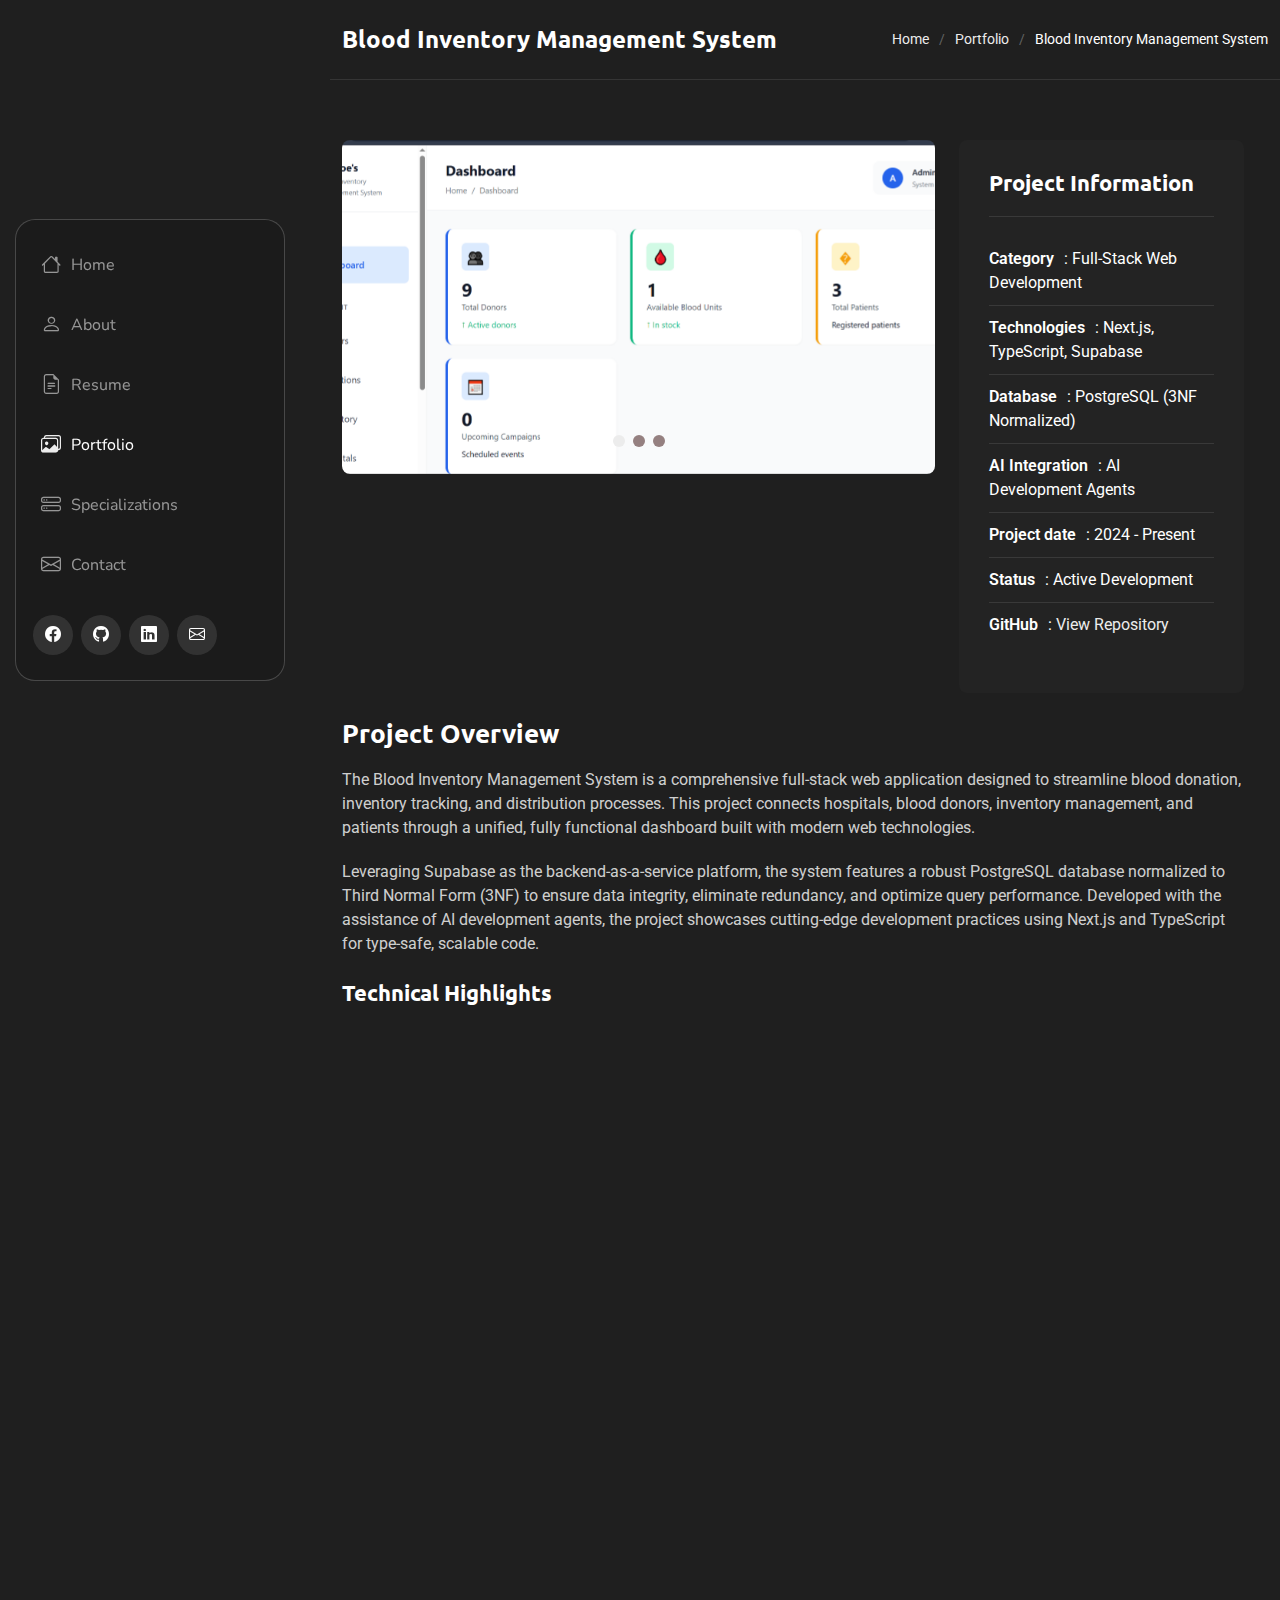
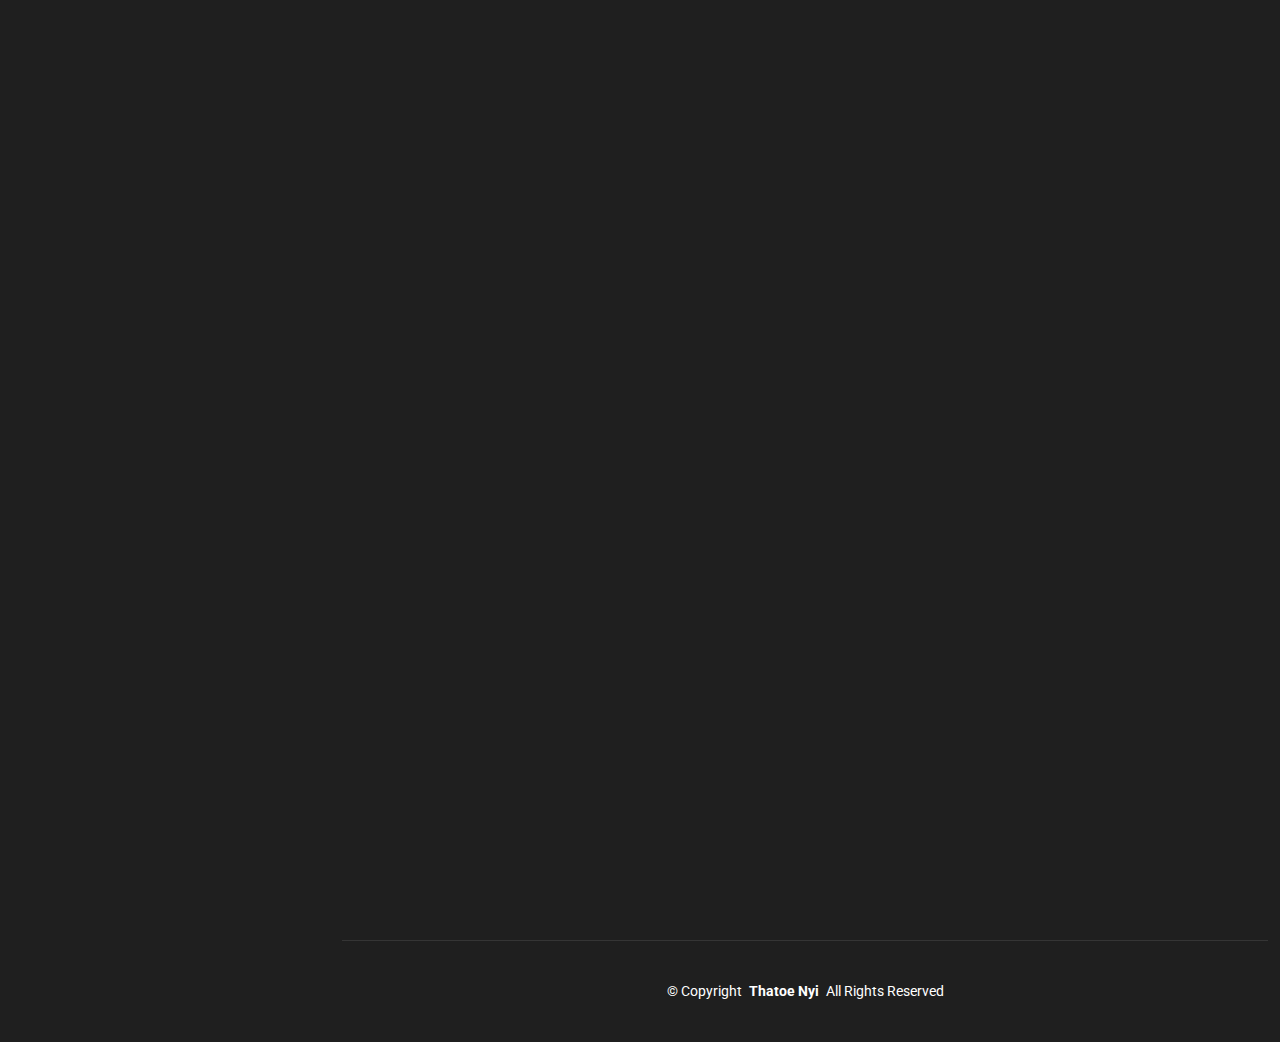
<file: portfolio-details-blood-inventory.html>
<!DOCTYPE html>
<html lang="en">

<head>
  <meta charset="utf-8">
  <meta content="width=device-width, initial-scale=1.0" name="viewport">
  <title>Blood Inventory Management System - Thatoe Nyi</title>
  <meta name="description" content="Blood Inventory Management System using Supabase, Next.js, TypeScript, AI agents with 3NF database normalization">
  <meta name="keywords" content="Blood Inventory, Database Design, Next.js, TypeScript, Supabase, AI Agents">

  <!-- Favicons -->
  <link href="assets/img/favicon.ico" rel="icon">
  <link href="assets/img/apple-touch-icon.png" rel="apple-touch-icon">

  <!-- Fonts -->
  <link href="https://fonts.googleapis.com" rel="preconnect">
  <link href="https://fonts.gstatic.com" rel="preconnect" crossorigin>
  <link href="https://fonts.googleapis.com/css2?family=Roboto:ital,wght@0,100;0,300;0,400;0,500;0,700;0,900;1,100;1,300;1,400;1,500;1,700;1,900&family=Ubuntu:ital,wght@0,300;0,400;0,500;0,700;1,300;1,400;1,500;1,700&family=Nunito:ital,wght@0,200;0,300;0,400;0,500;0,600;0,700;0,800;0,900;1,200;1,300;1,400;1,500;1,600;1,700;1,800;1,900&display=swap" rel="stylesheet">

  <!-- Vendor CSS Files -->
  <link href="assets/vendor/bootstrap/css/bootstrap.min.css" rel="stylesheet">
  <link href="assets/vendor/bootstrap-icons/bootstrap-icons.css" rel="stylesheet">
  <link href="assets/vendor/aos/aos.css" rel="stylesheet">
  <link href="assets/vendor/glightbox/css/glightbox.min.css" rel="stylesheet">
  <link href="assets/vendor/swiper/swiper-bundle.min.css" rel="stylesheet">

  <!-- Main CSS File -->
  <link href="assets/css/main.css" rel="stylesheet">
</head>

<body class="portfolio-details-page">

  <header id="header" class="header dark-background d-flex flex-column justify-content-center">
    <i class="header-toggle d-xl-none bi bi-list"></i>

    <div class="header-container d-flex flex-column align-items-start">
      <nav id="navmenu" class="navmenu">
        <ul>
          <li><a href="index.html#hero"><i class="bi bi-house navicon"></i>Home</a></li>
          <li><a href="index.html#about"><i class="bi bi-person navicon"></i> About</a></li>
          <li><a href="index.html#resume"><i class="bi bi-file-earmark-text navicon"></i> Resume</a></li>
          <li><a href="index.html#portfolio" class="active"><i class="bi bi-images navicon"></i> Portfolio</a></li>
          <li><a href="index.html#specializations"><i class="bi bi-hdd-stack navicon"></i> Specializations</a></li>
          <li><a href="index.html#contact"><i class="bi bi-envelope navicon"></i> Contact</a></li>
        </ul>
      </nav>

      <div class="social-links text-center">
        <a href="https://www.facebook.com/nyinyi.min.1061" target="_blank" class="facebook"><i class="bi bi-facebook"></i></a>
        <a href="https://github.com/Thatoe98" target="_blank" class="github"><i class="bi bi-github"></i></a>
        <a href="https://www.linkedin.com/in/thatoe-nyi-75a82734b/" target="_blank" class="linkedin"><i class="bi bi-linkedin"></i></a>
        <a href="mailto:thatoebkk@gmail.com" class="gmail"><i class="bi bi-envelope"></i></a>
      </div>

    </div>

  </header>

  <main class="main">

    <!-- Page Title -->
    <div class="page-title dark-background">
      <div class="container d-lg-flex justify-content-between align-items-center">
        <h1 class="mb-2 mb-lg-0">Blood Inventory Management System</h1>
        <nav class="breadcrumbs">
          <ol>
            <li><a href="index.html">Home</a></li>
            <li><a href="index.html#portfolio">Portfolio</a></li>
            <li class="current">Blood Inventory Management System</li>
          </ol>
        </nav>
      </div>
    </div><!-- End Page Title -->

    <!-- Portfolio Details Section -->
    <section id="portfolio-details" class="portfolio-details section">

      <div class="container" data-aos="fade-up" data-aos-delay="100">

        <div class="row gy-4">

          <div class="col-lg-8">
            <div class="portfolio-details-slider swiper init-swiper">

              <script type="application/json" class="swiper-config">
                {
                  "loop": true,
                  "speed": 600,
                  "autoplay": {
                    "delay": 5000
                  },
                  "slidesPerView": "auto",
                  "pagination": {
                    "el": ".swiper-pagination",
                    "type": "bullets",
                    "clickable": true
                  }
                }
              </script>

              <div class="swiper-wrapper align-items-center">

                <div class="swiper-slide">
                  <img src="assets/img/portfolio/blood-inventory-placeholder.jpg" alt="Blood Inventory Management System" class="img-fluid" loading="lazy">
                </div>

                <div class="swiper-slide">
                  <img src="assets/img/portfolio/blood-inventory-placeholder.jpg" alt="Dashboard View" class="img-fluid" loading="lazy">
                </div>

                <div class="swiper-slide">
                  <img src="assets/img/portfolio/blood-inventory-placeholder.jpg" alt="Database Architecture" class="img-fluid" loading="lazy">
                </div>

              </div>
              <div class="swiper-pagination"></div>
            </div>
          </div>

          <div class="col-lg-4">
            <div class="portfolio-info" data-aos="fade-left" data-aos-delay="200">
              <h3>Project Information</h3>
              <ul>
                <li><strong>Category</strong>: Full-Stack Web Development</li>
                <li><strong>Technologies</strong>: Next.js, TypeScript, Supabase</li>
                <li><strong>Database</strong>: PostgreSQL (3NF Normalized)</li>
                <li><strong>AI Integration</strong>: AI Development Agents</li>
                <li><strong>Project date</strong>: 2024 - Present</li>
                <li><strong>Status</strong>: Active Development</li>
                <li><strong>GitHub</strong>: <a href="https://github.com/Thatoe98/blood_inventory_management.git" target="_blank" rel="noopener noreferrer">View Repository</a></li>
              </ul>
            </div>
          </div>

          <div class="col-lg-12">
            <div class="portfolio-description" data-aos="fade-up" data-aos-delay="300">
              <h2>Project Overview</h2>
              <p>
                The Blood Inventory Management System is a comprehensive full-stack web application designed to streamline blood donation, inventory tracking, and distribution processes. This project connects hospitals, blood donors, inventory management, and patients through a unified, fully functional dashboard built with modern web technologies.
              </p>
              <p>
                Leveraging Supabase as the backend-as-a-service platform, the system features a robust PostgreSQL database normalized to Third Normal Form (3NF) to ensure data integrity, eliminate redundancy, and optimize query performance. Developed with the assistance of AI development agents, the project showcases cutting-edge development practices using Next.js and TypeScript for type-safe, scalable code.
              </p>

              <div class="features mt-4">
                <h3>Technical Highlights</h3>
                <div class="row gy-3">
                  <div class="col-md-6">
                    <div class="feature-item" data-aos="fade-up" data-aos-delay="400">
                      <i class="bi bi-database-fill"></i>
                      <h4>Supabase Backend</h4>
                      <p>Utilized Supabase for real-time database operations, authentication, and API generation with PostgreSQL as the underlying database engine</p>
                    </div>
                  </div>

                  <div class="col-md-6">
                    <div class="feature-item" data-aos="fade-up" data-aos-delay="500">
                      <i class="bi bi-diagram-3-fill"></i>
                      <h4>3NF Database Normalization</h4>
                      <p>Designed and implemented a fully normalized database schema in Third Normal Form (3NF) to eliminate data redundancy and ensure referential integrity</p>
                    </div>
                  </div>

                  <div class="col-md-6">
                    <div class="feature-item" data-aos="fade-up" data-aos-delay="600">
                      <i class="bi bi-layers-fill"></i>
                      <h4>Next.js Framework</h4>
                      <p>Built with Next.js 14+ for server-side rendering, optimized performance, API routes, and seamless user experience with React components</p>
                    </div>
                  </div>

                  <div class="col-md-6">
                    <div class="feature-item" data-aos="fade-up" data-aos-delay="700">
                      <i class="bi bi-braces"></i>
                      <h4>TypeScript Integration</h4>
                      <p>Fully typed codebase using TypeScript for enhanced code quality, developer experience, and early error detection during development</p>
                    </div>
                  </div>

                  <div class="col-md-6">
                    <div class="feature-item" data-aos="fade-up" data-aos-delay="800">
                      <i class="bi bi-robot"></i>
                      <h4>AI-Assisted Development</h4>
                      <p>Leveraged AI development agents throughout the development process for code generation, debugging, and optimization</p>
                    </div>
                  </div>

                  <div class="col-md-6">
                    <div class="feature-item" data-aos="fade-up" data-aos-delay="900">
                      <i class="bi bi-speedometer2"></i>
                      <h4>Full-Featured Dashboard</h4>
                      <p>Comprehensive dashboard connecting hospitals, donors, blood inventory, and patients with real-time data synchronization</p>
                    </div>
                  </div>
                </div>
              </div>

              <div class="system-features mt-4" data-aos="fade-up" data-aos-delay="1000">
                <h3>System Features</h3>
                <div class="row gy-3">
                  <div class="col-md-6">
                    <h4><i class="bi bi-hospital"></i> Hospital Management</h4>
                    <ul>
                      <li>Hospital registration and profile management</li>
                      <li>Blood request tracking and fulfillment</li>
                      <li>Real-time inventory visibility</li>
                      <li>Urgent blood request prioritization</li>
                    </ul>
                  </div>
                  <div class="col-md-6">
                    <h4><i class="bi bi-people-fill"></i> Donor Management</h4>
                    <ul>
                      <li>Donor registration and blood type tracking</li>
                      <li>Donation history and eligibility status</li>
                      <li>Automated reminder notifications</li>
                      <li>Donor recognition and rewards system</li>
                    </ul>
                  </div>
                  <div class="col-md-6">
                    <h4><i class="bi bi-box-seam"></i> Inventory Management</h4>
                    <ul>
                      <li>Real-time blood stock tracking by type</li>
                      <li>Expiration date monitoring and alerts</li>
                      <li>Automated low-stock notifications</li>
                      <li>Inventory analytics and reporting</li>
                    </ul>
                  </div>
                  <div class="col-md-6">
                    <h4><i class="bi bi-heart-pulse-fill"></i> Patient Services</h4>
                    <ul>
                      <li>Patient blood requirement tracking</li>
                      <li>Blood transfusion history</li>
                      <li>Emergency blood request system</li>
                      <li>Cross-matching and compatibility checks</li>
                    </ul>
                  </div>
                </div>
              </div>

              <div class="skills-demonstrated mt-4" data-aos="fade-up" data-aos-delay="1100">
                <h3>Skills Demonstrated</h3>
                <ul class="skills-list">
                  <li><i class="bi bi-check-circle-fill"></i> <strong>Database Design:</strong> Expert-level database architecture with 3NF normalization, ER modeling, and query optimization</li>
                  <li><i class="bi bi-check-circle-fill"></i> <strong>Full-Stack Development:</strong> End-to-end application development from database to user interface</li>
                  <li><i class="bi bi-check-circle-fill"></i> <strong>Modern Web Frameworks:</strong> Proficiency in Next.js with server-side rendering and API routes</li>
                  <li><i class="bi bi-check-circle-fill"></i> <strong>Type-Safe Programming:</strong> Advanced TypeScript usage for maintainable and scalable code</li>
                  <li><i class="bi bi-check-circle-fill"></i> <strong>Cloud Services:</strong> Integration with Supabase for authentication, real-time subscriptions, and storage</li>
                  <li><i class="bi bi-check-circle-fill"></i> <strong>AI Collaboration:</strong> Effective use of AI development agents to accelerate development and improve code quality</li>
                </ul>
              </div>

              <div class="project-links mt-4" data-aos="fade-up" data-aos-delay="1200">
                <h3>Project Resources</h3>
                <a href="https://github.com/Thatoe98/blood_inventory_management.git" target="_blank" rel="noopener noreferrer" class="btn btn-primary">
                  <i class="bi bi-github"></i> View on GitHub
                </a>
              </div>
            </div>
          </div>

        </div>

      </div>

    </section><!-- /Portfolio Details Section -->

  </main>

  <footer id="footer" class="footer position-relative">

    <div class="container">
      <div class="copyright text-center ">
        <p>© <span>Copyright</span> <strong class="px-1 sitename">Thatoe Nyi</strong> <span>All Rights Reserved</span></p>
      </div>
    </div>

  </footer>

  <!-- Scroll Top -->
  <a href="#" id="scroll-top" class="scroll-top d-flex align-items-center justify-content-center"><i class="bi bi-arrow-up-short"></i></a>

  <!-- Preloader -->
  <div id="preloader"></div>

  <!-- Vendor JS Files -->
  <script src="assets/vendor/bootstrap/js/bootstrap.bundle.min.js"></script>
  <script src="assets/vendor/php-email-form/validate.js"></script>
  <script src="assets/vendor/aos/aos.js"></script>
  <script src="assets/vendor/typed.js/typed.umd.js"></script>
  <script src="assets/vendor/purecounter/purecounter_vanilla.js"></script>
  <script src="assets/vendor/waypoints/noframework.waypoints.js"></script>
  <script src="assets/vendor/isotope-layout/isotope.pkgd.min.js"></script>
  <script src="assets/vendor/imagesloaded/imagesloaded.pkgd.min.js"></script>
  <script src="assets/vendor/glightbox/js/glightbox.min.js"></script>
  <script src="assets/vendor/swiper/swiper-bundle.min.js"></script>

  <!-- Main JS File -->
  <script src="assets/js/main.js"></script>

</body>

</html>
</file>
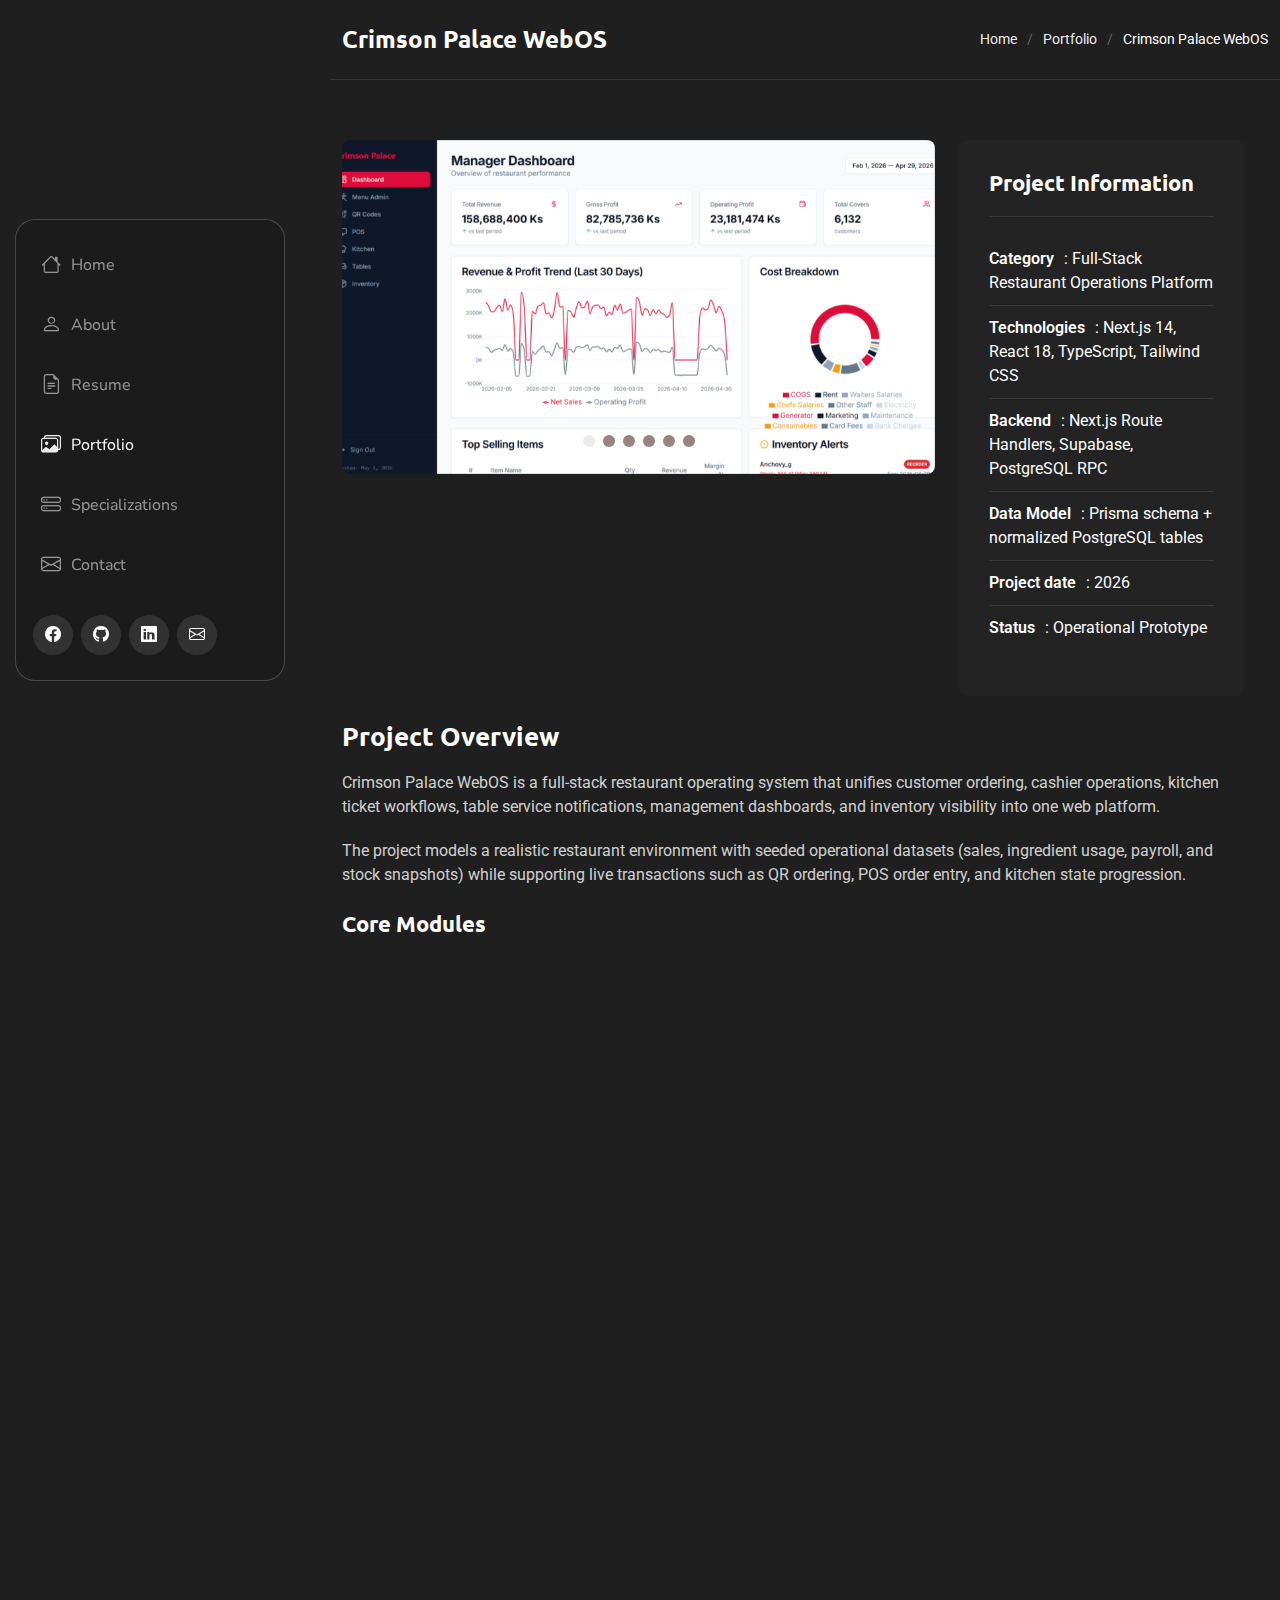
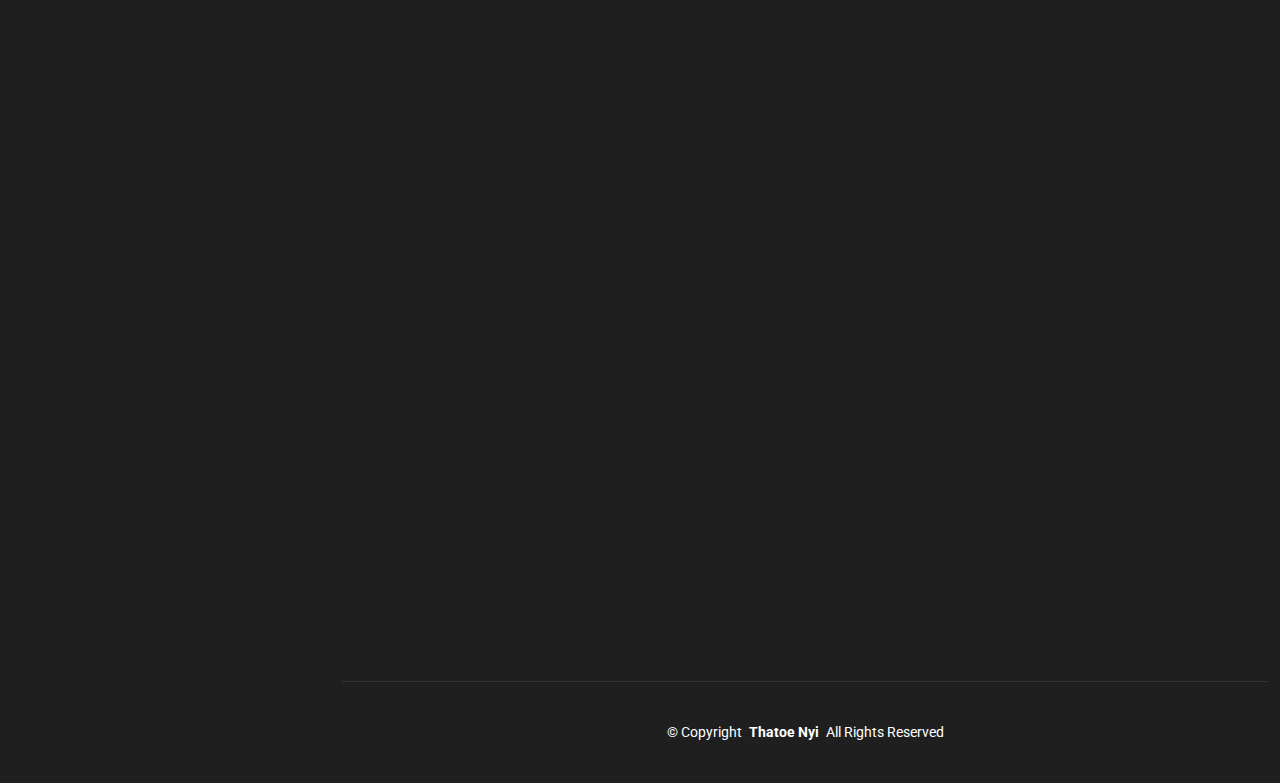
<file: portfolio-details-crimson-palace.html>
<!DOCTYPE html>
<html lang="en">

<head>
  <meta charset="utf-8">
  <meta content="width=device-width, initial-scale=1.0" name="viewport">
  <title>Crimson Palace WebOS - Thatoe Nyi</title>
  <meta name="description" content="Crimson Palace WebOS: full-stack restaurant operating system with QR ordering, POS, kitchen workflow, dashboard analytics, and inventory intelligence.">
  <meta name="keywords" content="Restaurant OS, Next.js, TypeScript, Supabase, PostgreSQL, Prisma, QR Ordering, POS, Kitchen Display">

  <!-- Favicons -->
  <link href="assets/img/favicon.ico" rel="icon">
  <link href="assets/img/apple-touch-icon.png" rel="apple-touch-icon">

  <!-- Fonts -->
  <link href="https://fonts.googleapis.com" rel="preconnect">
  <link href="https://fonts.gstatic.com" rel="preconnect" crossorigin>
  <link href="https://fonts.googleapis.com/css2?family=Roboto:ital,wght@0,100;0,300;0,400;0,500;0,700;0,900;1,100;1,300;1,400;1,500;1,700;1,900&family=Ubuntu:ital,wght@0,300;0,400;0,500;0,700;1,300;1,400;1,500;1,700&family=Nunito:ital,wght@0,200;0,300;0,400;0,500;0,600;0,700;0,800;0,900;1,200;1,300;1,400;1,500;1,600;1,700;1,800;1,900&display=swap" rel="stylesheet">

  <!-- Vendor CSS Files -->
  <link href="assets/vendor/bootstrap/css/bootstrap.min.css" rel="stylesheet">
  <link href="assets/vendor/bootstrap-icons/bootstrap-icons.css" rel="stylesheet">
  <link href="assets/vendor/aos/aos.css" rel="stylesheet">
  <link href="assets/vendor/glightbox/css/glightbox.min.css" rel="stylesheet">
  <link href="assets/vendor/swiper/swiper-bundle.min.css" rel="stylesheet">

  <!-- Main CSS File -->
  <link href="assets/css/main.css" rel="stylesheet">
</head>

<body class="portfolio-details-page">

  <header id="header" class="header dark-background d-flex flex-column justify-content-center">
    <i class="header-toggle d-xl-none bi bi-list"></i>

    <div class="header-container d-flex flex-column align-items-start">
      <nav id="navmenu" class="navmenu">
        <ul>
          <li><a href="index.html#hero"><i class="bi bi-house navicon"></i>Home</a></li>
          <li><a href="index.html#about"><i class="bi bi-person navicon"></i> About</a></li>
          <li><a href="index.html#resume"><i class="bi bi-file-earmark-text navicon"></i> Resume</a></li>
          <li><a href="index.html#portfolio" class="active"><i class="bi bi-images navicon"></i> Portfolio</a></li>
          <li><a href="index.html#specializations"><i class="bi bi-hdd-stack navicon"></i> Specializations</a></li>
          <li><a href="index.html#contact"><i class="bi bi-envelope navicon"></i> Contact</a></li>
        </ul>
      </nav>

      <div class="social-links text-center">
        <a href="https://www.facebook.com/nyinyi.min.1061" target="_blank" class="facebook"><i class="bi bi-facebook"></i></a>
        <a href="https://github.com/Thatoe98" target="_blank" class="github"><i class="bi bi-github"></i></a>
        <a href="https://www.linkedin.com/in/thatoe-nyi-75a82734b/" target="_blank" class="linkedin"><i class="bi bi-linkedin"></i></a>
        <a href="mailto:thatoebkk@gmail.com" class="gmail"><i class="bi bi-envelope"></i></a>
      </div>

    </div>

  </header>

  <main class="main">

    <!-- Page Title -->
    <div class="page-title dark-background">
      <div class="container d-lg-flex justify-content-between align-items-center">
        <h1 class="mb-2 mb-lg-0">Crimson Palace WebOS</h1>
        <nav class="breadcrumbs">
          <ol>
            <li><a href="index.html">Home</a></li>
            <li><a href="index.html#portfolio">Portfolio</a></li>
            <li class="current">Crimson Palace WebOS</li>
          </ol>
        </nav>
      </div>
    </div><!-- End Page Title -->

    <!-- Portfolio Details Section -->
    <section id="portfolio-details" class="portfolio-details section">

      <div class="container" data-aos="fade-up" data-aos-delay="100">

        <div class="row gy-4">

          <div class="col-lg-8">
            <div class="portfolio-details-slider swiper init-swiper">

              <script type="application/json" class="swiper-config">
                {
                  "loop": true,
                  "speed": 600,
                  "autoplay": {
                    "delay": 5000
                  },
                  "slidesPerView": "auto",
                  "pagination": {
                    "el": ".swiper-pagination",
                    "type": "bullets",
                    "clickable": true
                  }
                }
              </script>

              <div class="swiper-wrapper align-items-center">

                <div class="swiper-slide">
                  <img src="assets/img/portfolio/crimson_palace_dashboard.png" alt="Crimson Palace manager dashboard" class="img-fluid" loading="lazy">
                </div>

                <div class="swiper-slide">
                  <img src="assets/img/portfolio/crimson_palace_inventory.png" alt="Crimson Palace inventory module" class="img-fluid" loading="lazy">
                </div>

                <div class="swiper-slide">
                  <img src="assets/img/portfolio/crimson_palace_kitchen_screen.png" alt="Crimson Palace kitchen display" class="img-fluid" loading="lazy">
                </div>

                <div class="swiper-slide">
                  <img src="assets/img/portfolio/crimson_palace_menu_items.png" alt="Crimson Palace menu admin" class="img-fluid" loading="lazy">
                </div>

                <div class="swiper-slide">
                  <img src="assets/img/portfolio/crimson_palace_pos_staff.png" alt="Crimson Palace POS manual entry" class="img-fluid" loading="lazy">
                </div>

                <div class="swiper-slide">
                  <img src="assets/img/portfolio/crimson_palace_qr_ordering.png" alt="Crimson Palace QR code generator" class="img-fluid" loading="lazy">
                </div>

              </div>
              <div class="swiper-pagination"></div>
            </div>
          </div>

          <div class="col-lg-4">
            <div class="portfolio-info" data-aos="fade-left" data-aos-delay="200">
              <h3>Project Information</h3>
              <ul>
                <li><strong>Category</strong>: Full-Stack Restaurant Operations Platform</li>
                <li><strong>Technologies</strong>: Next.js 14, React 18, TypeScript, Tailwind CSS</li>
                <li><strong>Backend</strong>: Next.js Route Handlers, Supabase, PostgreSQL RPC</li>
                <li><strong>Data Model</strong>: Prisma schema + normalized PostgreSQL tables</li>
                <li><strong>Project date</strong>: 2026</li>
                <li><strong>Status</strong>: Operational Prototype</li>
              </ul>
            </div>
          </div>

          <div class="col-lg-12">
            <div class="portfolio-description" data-aos="fade-up" data-aos-delay="300">
              <h2>Project Overview</h2>
              <p>
                Crimson Palace WebOS is a full-stack restaurant operating system that unifies customer ordering, cashier operations, kitchen ticket workflows, table service notifications, management dashboards, and inventory visibility into one web platform.
              </p>
              <p>
                The project models a realistic restaurant environment with seeded operational datasets (sales, ingredient usage, payroll, and stock snapshots) while supporting live transactions such as QR ordering, POS order entry, and kitchen state progression.
              </p>

              <div class="features mt-4">
                <h3>Core Modules</h3>
                <div class="row gy-3">
                  <div class="col-md-6">
                    <div class="feature-item" data-aos="fade-up" data-aos-delay="400">
                      <i class="bi bi-grid-1x2-fill"></i>
                      <h4>Manager Dashboard</h4>
                      <p>Tracks revenue, gross and operating profit, menu performance, cost breakdowns, and high-priority inventory alerts in one executive view.</p>
                    </div>
                  </div>

                  <div class="col-md-6">
                    <div class="feature-item" data-aos="fade-up" data-aos-delay="500">
                      <i class="bi bi-qr-code-scan"></i>
                      <h4>QR Ordering & POS</h4>
                      <p>Supports direct table-based mobile ordering and staff-led POS workflows with shared menu and table models.</p>
                    </div>
                  </div>

                  <div class="col-md-6">
                    <div class="feature-item" data-aos="fade-up" data-aos-delay="600">
                      <i class="bi bi-display-fill"></i>
                      <h4>Kitchen Display System</h4>
                      <p>Moves tickets across waiting, in-prep, ready, and served states with frequent polling for real-time operational visibility.</p>
                    </div>
                  </div>

                  <div class="col-md-6">
                    <div class="feature-item" data-aos="fade-up" data-aos-delay="700">
                      <i class="bi bi-box-seam-fill"></i>
                      <h4>Inventory Oversight</h4>
                      <p>Surfaces reorder risk, expiry pressure, and daily stock intelligence through alert-first inventory monitoring.</p>
                    </div>
                  </div>
                </div>
              </div>

              <div class="system-features mt-4" data-aos="fade-up" data-aos-delay="800">
                <h3>Technical Strengths</h3>
                <div class="row gy-3">
                  <div class="col-md-6">
                    <h4><i class="bi bi-diagram-3-fill"></i> Workflow-Centered Architecture</h4>
                    <ul>
                      <li>Monolithic full-stack design with clear UI, API, and persistence layering</li>
                      <li>Operational modules mapped to real restaurant roles and routines</li>
                      <li>Consistent API success and error contracts for all clients</li>
                      <li>Selective state persistence based on workflow behavior</li>
                    </ul>
                  </div>
                  <div class="col-md-6">
                    <h4><i class="bi bi-database-fill"></i> Database and SQL Procedures</h4>
                    <ul>
                      <li>Normalized schema covering lookup, master, fact, and runtime entities</li>
                      <li>Transactional order creation via create_customer_order procedure</li>
                      <li>Kitchen state transitions via set_kitchen_ticket_status procedure</li>
                      <li>Dedicated notification table and indexes for table service polling</li>
                    </ul>
                  </div>
                  <div class="col-md-6">
                    <h4><i class="bi bi-cloud-arrow-down-fill"></i> Data Engineering Discipline</h4>
                    <ul>
                      <li>Dependency-aware seed pipeline from structured CSV sources</li>
                      <li>Normalization for dates, percentages, currency, and units</li>
                      <li>Validation pass for counts, ranges, and integrity assumptions</li>
                      <li>Reproducible time simulation for consistent analytics interpretation</li>
                    </ul>
                  </div>
                  <div class="col-md-6">
                    <h4><i class="bi bi-people-fill"></i> Product Thinking</h4>
                    <ul>
                      <li>Designs for customers, kitchen staff, cashiers, and managers</li>
                      <li>Combines historical analytics with live transaction processing</li>
                      <li>Bridges front-of-house operations with stock risk management</li>
                      <li>Pragmatic tradeoffs: monolith deployment and polling-first realtime</li>
                    </ul>
                  </div>
                </div>
              </div>

              <div class="skills-demonstrated mt-4" data-aos="fade-up" data-aos-delay="900">
                <h3>Skills Demonstrated</h3>
                <ul class="skills-list">
                  <li><i class="bi bi-check-circle-fill"></i> <strong>Full-Stack Engineering:</strong> Unified development across app routes, APIs, and relational persistence.</li>
                  <li><i class="bi bi-check-circle-fill"></i> <strong>Domain Modeling:</strong> Restaurant-specific schema design supporting both operations and analytics.</li>
                  <li><i class="bi bi-check-circle-fill"></i> <strong>Database Reliability:</strong> SQL procedures for transactional correctness in critical workflows.</li>
                  <li><i class="bi bi-check-circle-fill"></i> <strong>Data Pipeline Design:</strong> Structured ingestion and validation from spreadsheet-style sources.</li>
                  <li><i class="bi bi-check-circle-fill"></i> <strong>System Design:</strong> Practical architecture decisions balancing speed, clarity, and operational value.</li>
                </ul>
              </div>
            </div>
          </div>

        </div>

      </div>

    </section><!-- /Portfolio Details Section -->

  </main>

  <footer id="footer" class="footer position-relative">

    <div class="container">
      <div class="copyright text-center ">
        <p>© <span>Copyright</span> <strong class="px-1 sitename">Thatoe Nyi</strong> <span>All Rights Reserved</span></p>
      </div>
    </div>

  </footer>

  <!-- Scroll Top -->
  <a href="#" id="scroll-top" class="scroll-top d-flex align-items-center justify-content-center"><i class="bi bi-arrow-up-short"></i></a>

  <!-- Preloader -->
  <div id="preloader"></div>

  <!-- Vendor JS Files -->
  <script src="assets/vendor/bootstrap/js/bootstrap.bundle.min.js"></script>
  <script src="assets/vendor/php-email-form/validate.js"></script>
  <script src="assets/vendor/aos/aos.js"></script>
  <script src="assets/vendor/typed.js/typed.umd.js"></script>
  <script src="assets/vendor/purecounter/purecounter_vanilla.js"></script>
  <script src="assets/vendor/waypoints/noframework.waypoints.js"></script>
  <script src="assets/vendor/isotope-layout/isotope.pkgd.min.js"></script>
  <script src="assets/vendor/imagesloaded/imagesloaded.pkgd.min.js"></script>
  <script src="assets/vendor/glightbox/js/glightbox.min.js"></script>
  <script src="assets/vendor/swiper/swiper-bundle.min.js"></script>

  <!-- Main JS File -->
  <script src="assets/js/main.js"></script>

</body>

</html>
</file>
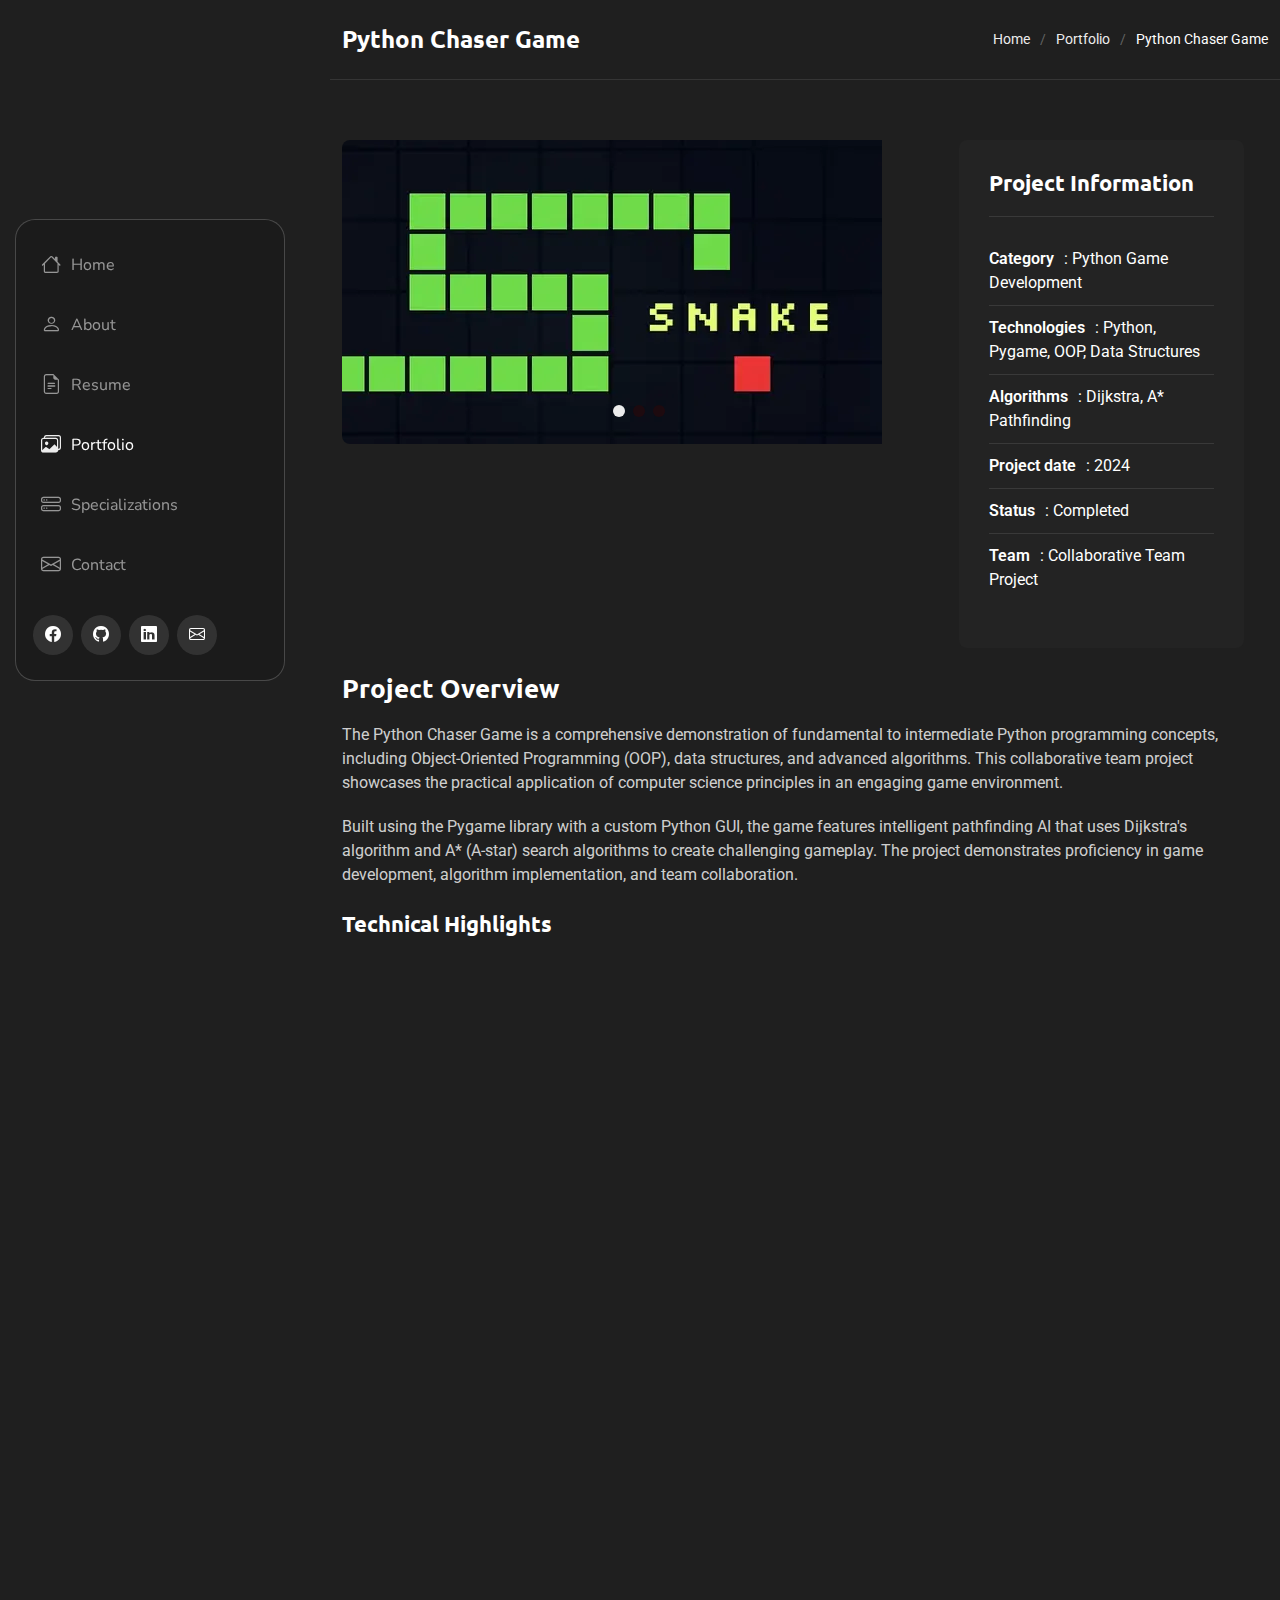
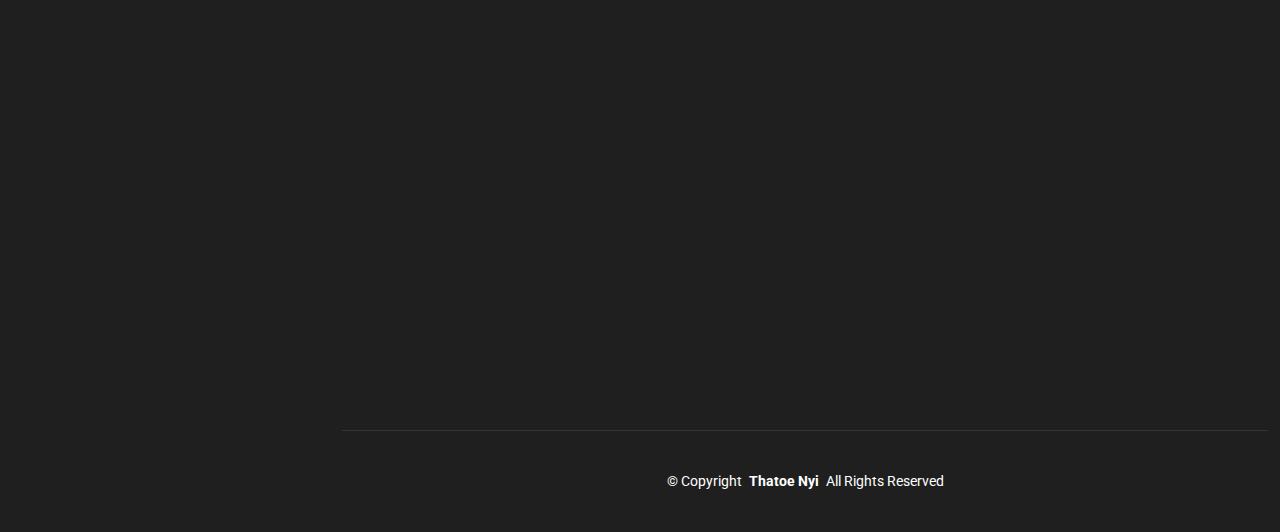
<file: portfolio-details-python-game.html>
<!DOCTYPE html>
<html lang="en">

<head>
  <meta charset="utf-8">
  <meta content="width=device-width, initial-scale=1.0" name="viewport">
  <title>Python Chaser Game - Thatoe Nyi</title>
  <meta name="description" content="Python Chaser Game showcasing OOP, data structures, algorithms including Dijkstra and A*, using Pygame library">
  <meta name="keywords" content="Python, Game Development, OOP, Algorithms, Dijkstra, A*, Pygame">

  <!-- Favicons -->
  <link href="assets/img/favicon.ico" rel="icon">
  <link href="assets/img/apple-touch-icon.png" rel="apple-touch-icon">

  <!-- Fonts -->
  <link href="https://fonts.googleapis.com" rel="preconnect">
  <link href="https://fonts.gstatic.com" rel="preconnect" crossorigin>
  <link href="https://fonts.googleapis.com/css2?family=Roboto:ital,wght@0,100;0,300;0,400;0,500;0,700;0,900;1,100;1,300;1,400;1,500;1,700;1,900&family=Ubuntu:ital,wght@0,300;0,400;0,500;0,700;1,300;1,400;1,500;1,700&family=Nunito:ital,wght@0,200;0,300;0,400;0,500;0,600;0,700;0,800;0,900;1,200;1,300;1,400;1,500;1,600;1,700;1,800;1,900&display=swap" rel="stylesheet">

  <!-- Vendor CSS Files -->
  <link href="assets/vendor/bootstrap/css/bootstrap.min.css" rel="stylesheet">
  <link href="assets/vendor/bootstrap-icons/bootstrap-icons.css" rel="stylesheet">
  <link href="assets/vendor/aos/aos.css" rel="stylesheet">
  <link href="assets/vendor/glightbox/css/glightbox.min.css" rel="stylesheet">
  <link href="assets/vendor/swiper/swiper-bundle.min.css" rel="stylesheet">

  <!-- Main CSS File -->
  <link href="assets/css/main.css" rel="stylesheet">
</head>

<body class="portfolio-details-page">

  <header id="header" class="header dark-background d-flex flex-column justify-content-center">
    <i class="header-toggle d-xl-none bi bi-list"></i>

    <div class="header-container d-flex flex-column align-items-start">
      <nav id="navmenu" class="navmenu">
        <ul>
          <li><a href="index.html#hero"><i class="bi bi-house navicon"></i>Home</a></li>
          <li><a href="index.html#about"><i class="bi bi-person navicon"></i> About</a></li>
          <li><a href="index.html#resume"><i class="bi bi-file-earmark-text navicon"></i> Resume</a></li>
          <li><a href="index.html#portfolio" class="active"><i class="bi bi-images navicon"></i> Portfolio</a></li>
          <li><a href="index.html#specializations"><i class="bi bi-hdd-stack navicon"></i> Specializations</a></li>
          <li><a href="index.html#contact"><i class="bi bi-envelope navicon"></i> Contact</a></li>
        </ul>
      </nav>

      <div class="social-links text-center">
        <a href="https://www.facebook.com/nyinyi.min.1061" target="_blank" class="facebook"><i class="bi bi-facebook"></i></a>
        <a href="https://github.com/Thatoe98" target="_blank" class="github"><i class="bi bi-github"></i></a>
        <a href="https://www.linkedin.com/in/thatoe-nyi-75a82734b/" target="_blank" class="linkedin"><i class="bi bi-linkedin"></i></a>
        <a href="mailto:thatoebkk@gmail.com" class="gmail"><i class="bi bi-envelope"></i></a>
      </div>

    </div>

  </header>

  <main class="main">

    <!-- Page Title -->
    <div class="page-title dark-background">
      <div class="container d-lg-flex justify-content-between align-items-center">
        <h1 class="mb-2 mb-lg-0">Python Chaser Game</h1>
        <nav class="breadcrumbs">
          <ol>
            <li><a href="index.html">Home</a></li>
            <li><a href="index.html#portfolio">Portfolio</a></li>
            <li class="current">Python Chaser Game</li>
          </ol>
        </nav>
      </div>
    </div><!-- End Page Title -->

    <!-- Portfolio Details Section -->
    <section id="portfolio-details" class="portfolio-details section">

      <div class="container" data-aos="fade-up" data-aos-delay="100">

        <div class="row gy-4">

          <div class="col-lg-8">
            <div class="portfolio-details-slider swiper init-swiper">

              <script type="application/json" class="swiper-config">
                {
                  "loop": true,
                  "speed": 600,
                  "autoplay": {
                    "delay": 5000
                  },
                  "slidesPerView": "auto",
                  "pagination": {
                    "el": ".swiper-pagination",
                    "type": "bullets",
                    "clickable": true
                  }
                }
              </script>

              <div class="swiper-wrapper align-items-center">

                <div class="swiper-slide">
                  <img src="assets/img/portfolio/snake-game-placeholder.jpg" alt="Python Chaser Game" class="img-fluid" loading="lazy">
                </div>

                <div class="swiper-slide">
                  <img src="assets/img/portfolio/snake-game-placeholder.jpg" alt="Game UI" class="img-fluid" loading="lazy">
                </div>

                <div class="swiper-slide">
                  <img src="assets/img/portfolio/snake-game-placeholder.jpg" alt="Pathfinding Algorithm" class="img-fluid" loading="lazy">
                </div>

              </div>
              <div class="swiper-pagination"></div>
            </div>
          </div>

          <div class="col-lg-4">
            <div class="portfolio-info" data-aos="fade-left" data-aos-delay="200">
              <h3>Project Information</h3>
              <ul>
                <li><strong>Category</strong>: Python Game Development</li>
                <li><strong>Technologies</strong>: Python, Pygame, OOP, Data Structures</li>
                <li><strong>Algorithms</strong>: Dijkstra, A* Pathfinding</li>
                <li><strong>Project date</strong>: 2024</li>
                <li><strong>Status</strong>: Completed</li>
                <li><strong>Team</strong>: Collaborative Team Project</li>
              </ul>
            </div>
          </div>

          <div class="col-lg-12">
            <div class="portfolio-description" data-aos="fade-up" data-aos-delay="300">
              <h2>Project Overview</h2>
              <p>
                The Python Chaser Game is a comprehensive demonstration of fundamental to intermediate Python programming concepts, including Object-Oriented Programming (OOP), data structures, and advanced algorithms. This collaborative team project showcases the practical application of computer science principles in an engaging game environment.
              </p>
              <p>
                Built using the Pygame library with a custom Python GUI, the game features intelligent pathfinding AI that uses Dijkstra's algorithm and A* (A-star) search algorithms to create challenging gameplay. The project demonstrates proficiency in game development, algorithm implementation, and team collaboration.
              </p>

              <div class="features mt-4">
                <h3>Technical Highlights</h3>
                <div class="row gy-3">
                  <div class="col-md-6">
                    <div class="feature-item" data-aos="fade-up" data-aos-delay="400">
                      <i class="bi bi-code-square"></i>
                      <h4>Object-Oriented Programming</h4>
                      <p>Implemented clean OOP principles with well-structured classes for game entities, including player, enemies, game board, and collision detection systems</p>
                    </div>
                  </div>

                  <div class="col-md-6">
                    <div class="feature-item" data-aos="fade-up" data-aos-delay="500">
                      <i class="bi bi-diagram-3-fill"></i>
                      <h4>Data Structures & Algorithms</h4>
                      <p>Utilized advanced data structures including graphs, priority queues, and hash maps to support efficient algorithm implementations</p>
                    </div>
                  </div>

                  <div class="col-md-6">
                    <div class="feature-item" data-aos="fade-up" data-aos-delay="600">
                      <i class="bi bi-bezier2"></i>
                      <h4>Dijkstra's Algorithm</h4>
                      <p>Implemented Dijkstra's shortest path algorithm for optimal pathfinding, enabling enemies to navigate efficiently through the game environment</p>
                    </div>
                  </div>

                  <div class="col-md-6">
                    <div class="feature-item" data-aos="fade-up" data-aos-delay="700">
                      <i class="bi bi-star-fill"></i>
                      <h4>A* Pathfinding Algorithm</h4>
                      <p>Integrated A* search algorithm with heuristic optimization for intelligent enemy AI, providing dynamic and challenging gameplay experiences</p>
                    </div>
                  </div>

                  <div class="col-md-6">
                    <div class="feature-item" data-aos="fade-up" data-aos-delay="800">
                      <i class="bi bi-controller"></i>
                      <h4>Pygame Library Integration</h4>
                      <p>Leveraged Pygame for game rendering, event handling, sprite management, and collision detection systems</p>
                    </div>
                  </div>

                  <div class="col-md-6">
                    <div class="feature-item" data-aos="fade-up" data-aos-delay="900">
                      <i class="bi bi-window-desktop"></i>
                      <h4>Python GUI Development</h4>
                      <p>Developed custom graphical user interface for game menus, settings, and in-game displays using Python GUI libraries</p>
                    </div>
                  </div>
                </div>
              </div>

              <div class="skills-demonstrated mt-4" data-aos="fade-up" data-aos-delay="1000">
                <h3>Skills Demonstrated</h3>
                <ul class="skills-list">
                  <li><i class="bi bi-check-circle-fill"></i> <strong>Python Programming:</strong> Basic to intermediate Python concepts including functions, classes, modules, and exception handling</li>
                  <li><i class="bi bi-check-circle-fill"></i> <strong>OOP Principles:</strong> Encapsulation, inheritance, polymorphism, and abstraction in game entity design</li>
                  <li><i class="bi bi-check-circle-fill"></i> <strong>Algorithm Implementation:</strong> Practical implementation of Dijkstra and A* algorithms with optimization</li>
                  <li><i class="bi bi-check-circle-fill"></i> <strong>Data Structures:</strong> Efficient use of lists, dictionaries, sets, graphs, and priority queues</li>
                  <li><i class="bi bi-check-circle-fill"></i> <strong>Game Development:</strong> Pygame library mastery including sprite animation, collision detection, and game loop management</li>
                  <li><i class="bi bi-check-circle-fill"></i> <strong>Team Collaboration:</strong> Effective teamwork, code review, version control, and project coordination</li>
                </ul>
              </div>
            </div>
          </div>

        </div>

      </div>

    </section><!-- /Portfolio Details Section -->

  </main>

  <footer id="footer" class="footer position-relative">

    <div class="container">
      <div class="copyright text-center ">
        <p>© <span>Copyright</span> <strong class="px-1 sitename">Thatoe Nyi</strong> <span>All Rights Reserved</span></p>
      </div>
    </div>

  </footer>

  <!-- Scroll Top -->
  <a href="#" id="scroll-top" class="scroll-top d-flex align-items-center justify-content-center"><i class="bi bi-arrow-up-short"></i></a>

  <!-- Preloader -->
  <div id="preloader"></div>

  <!-- Vendor JS Files -->
  <script src="assets/vendor/bootstrap/js/bootstrap.bundle.min.js"></script>
  <script src="assets/vendor/php-email-form/validate.js"></script>
  <script src="assets/vendor/aos/aos.js"></script>
  <script src="assets/vendor/typed.js/typed.umd.js"></script>
  <script src="assets/vendor/purecounter/purecounter_vanilla.js"></script>
  <script src="assets/vendor/waypoints/noframework.waypoints.js"></script>
  <script src="assets/vendor/isotope-layout/isotope.pkgd.min.js"></script>
  <script src="assets/vendor/imagesloaded/imagesloaded.pkgd.min.js"></script>
  <script src="assets/vendor/glightbox/js/glightbox.min.js"></script>
  <script src="assets/vendor/swiper/swiper-bundle.min.js"></script>

  <!-- Main JS File -->
  <script src="assets/js/main.js"></script>

</body>

</html>
</file>
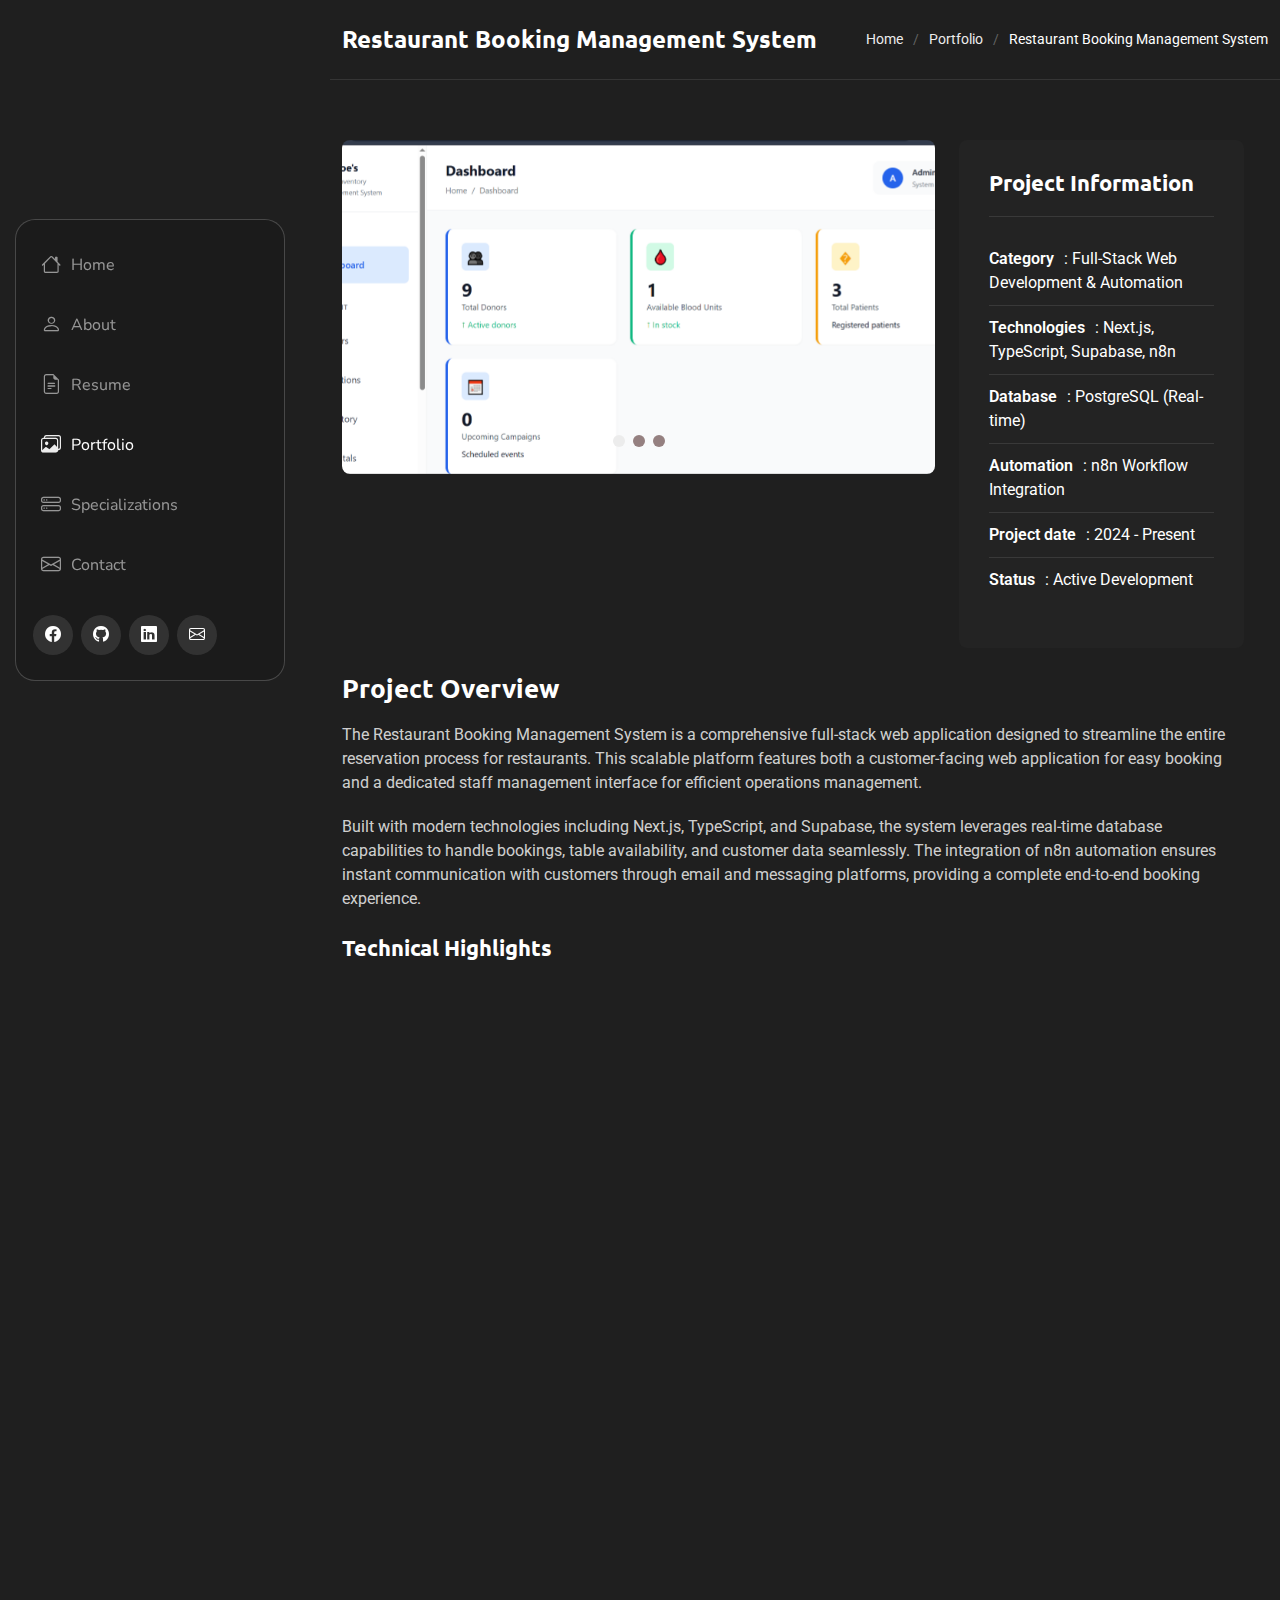
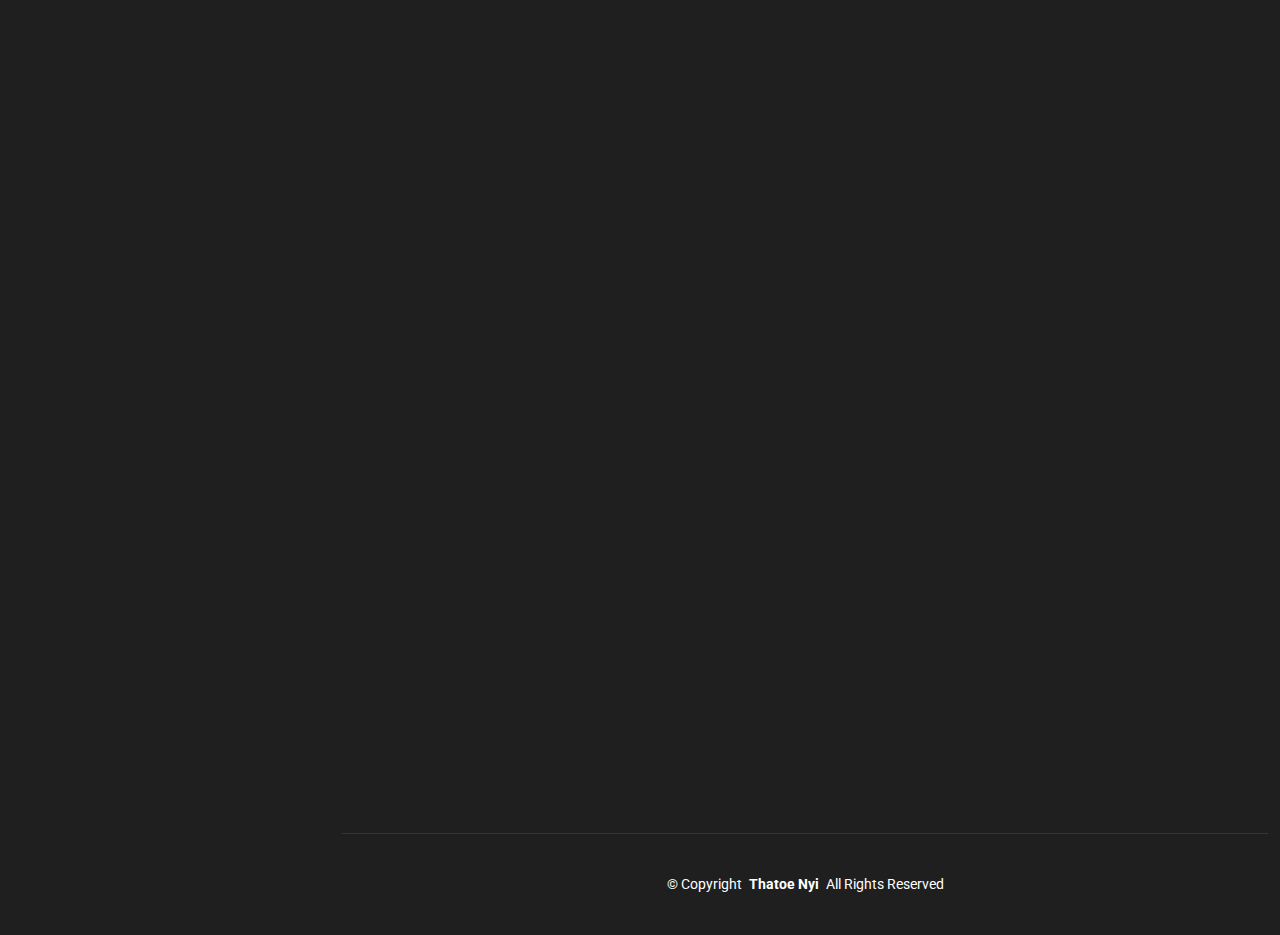
<file: portfolio-details-restaurant-booking.html>
<!DOCTYPE html>
<html lang="en">

<head>
  <meta charset="utf-8">
  <meta content="width=device-width, initial-scale=1.0" name="viewport">
  <title>Restaurant Booking Management System - Thatoe Nyi</title>
  <meta name="description" content="Restaurant Booking Management System using Next.js, TypeScript, Supabase, and n8n automation">
  <meta name="keywords" content="Restaurant Booking, Next.js, TypeScript, Supabase, n8n, Automation">

  <!-- Favicons -->
  <link href="assets/img/favicon.ico" rel="icon">
  <link href="assets/img/apple-touch-icon.png" rel="apple-touch-icon">

  <!-- Fonts -->
  <link href="https://fonts.googleapis.com" rel="preconnect">
  <link href="https://fonts.gstatic.com" rel="preconnect" crossorigin>
  <link href="https://fonts.googleapis.com/css2?family=Roboto:ital,wght@0,100;0,300;0,400;0,500;0,700;0,900;1,100;1,300;1,400;1,500;1,700;1,900&family=Ubuntu:ital,wght@0,300;0,400;0,500;0,700;1,300;1,400;1,500;1,700&family=Nunito:ital,wght@0,200;0,300;0,400;0,500;0,600;0,700;0,800;0,900;1,200;1,300;1,400;1,500;1,600;1,700;1,800;1,900&display=swap" rel="stylesheet">

  <!-- Vendor CSS Files -->
  <link href="assets/vendor/bootstrap/css/bootstrap.min.css" rel="stylesheet">
  <link href="assets/vendor/bootstrap-icons/bootstrap-icons.css" rel="stylesheet">
  <link href="assets/vendor/aos/aos.css" rel="stylesheet">
  <link href="assets/vendor/glightbox/css/glightbox.min.css" rel="stylesheet">
  <link href="assets/vendor/swiper/swiper-bundle.min.css" rel="stylesheet">

  <!-- Main CSS File -->
  <link href="assets/css/main.css" rel="stylesheet">
</head>

<body class="portfolio-details-page">

  <header id="header" class="header dark-background d-flex flex-column justify-content-center">
    <i class="header-toggle d-xl-none bi bi-list"></i>

    <div class="header-container d-flex flex-column align-items-start">
      <nav id="navmenu" class="navmenu">
        <ul>
          <li><a href="index.html#hero"><i class="bi bi-house navicon"></i>Home</a></li>
          <li><a href="index.html#about"><i class="bi bi-person navicon"></i> About</a></li>
          <li><a href="index.html#resume"><i class="bi bi-file-earmark-text navicon"></i> Resume</a></li>
          <li><a href="index.html#portfolio" class="active"><i class="bi bi-images navicon"></i> Portfolio</a></li>
          <li><a href="index.html#specializations"><i class="bi bi-hdd-stack navicon"></i> Specializations</a></li>
          <li><a href="index.html#contact"><i class="bi bi-envelope navicon"></i> Contact</a></li>
        </ul>
      </nav>

      <div class="social-links text-center">
        <a href="https://www.facebook.com/nyinyi.min.1061" target="_blank" class="facebook"><i class="bi bi-facebook"></i></a>
        <a href="https://github.com/Thatoe98" target="_blank" class="github"><i class="bi bi-github"></i></a>
        <a href="https://www.linkedin.com/in/thatoe-nyi-75a82734b/" target="_blank" class="linkedin"><i class="bi bi-linkedin"></i></a>
        <a href="mailto:thatoebkk@gmail.com" class="gmail"><i class="bi bi-envelope"></i></a>
      </div>

    </div>

  </header>

  <main class="main">

    <!-- Page Title -->
    <div class="page-title dark-background">
      <div class="container d-lg-flex justify-content-between align-items-center">
        <h1 class="mb-2 mb-lg-0">Restaurant Booking Management System</h1>
        <nav class="breadcrumbs">
          <ol>
            <li><a href="index.html">Home</a></li>
            <li><a href="index.html#portfolio">Portfolio</a></li>
            <li class="current">Restaurant Booking Management System</li>
          </ol>
        </nav>
      </div>
    </div><!-- End Page Title -->

    <!-- Portfolio Details Section -->
    <section id="portfolio-details" class="portfolio-details section">

      <div class="container" data-aos="fade-up" data-aos-delay="100">

        <div class="row gy-4">

          <div class="col-lg-8">
            <div class="portfolio-details-slider swiper init-swiper">

              <script type="application/json" class="swiper-config">
                {
                  "loop": true,
                  "speed": 600,
                  "autoplay": {
                    "delay": 5000
                  },
                  "slidesPerView": "auto",
                  "pagination": {
                    "el": ".swiper-pagination",
                    "type": "bullets",
                    "clickable": true
                  }
                }
              </script>

              <div class="swiper-wrapper align-items-center">

                <div class="swiper-slide">
                  <img src="assets/img/portfolio/blood-inventory-placeholder.jpg" alt="Restaurant Booking System" class="img-fluid" loading="lazy">
                </div>

                <div class="swiper-slide">
                  <img src="assets/img/portfolio/blood-inventory-placeholder.jpg" alt="Customer Interface" class="img-fluid" loading="lazy">
                </div>

                <div class="swiper-slide">
                  <img src="assets/img/portfolio/blood-inventory-placeholder.jpg" alt="Staff Dashboard" class="img-fluid" loading="lazy">
                </div>

              </div>
              <div class="swiper-pagination"></div>
            </div>
          </div>

          <div class="col-lg-4">
            <div class="portfolio-info" data-aos="fade-left" data-aos-delay="200">
              <h3>Project Information</h3>
              <ul>
                <li><strong>Category</strong>: Full-Stack Web Development & Automation</li>
                <li><strong>Technologies</strong>: Next.js, TypeScript, Supabase, n8n</li>
                <li><strong>Database</strong>: PostgreSQL (Real-time)</li>
                <li><strong>Automation</strong>: n8n Workflow Integration</li>
                <li><strong>Project date</strong>: 2024 - Present</li>
                <li><strong>Status</strong>: Active Development</li>
              </ul>
            </div>
          </div>

          <div class="col-lg-12">
            <div class="portfolio-description" data-aos="fade-up" data-aos-delay="300">
              <h2>Project Overview</h2>
              <p>
                The Restaurant Booking Management System is a comprehensive full-stack web application designed to streamline the entire reservation process for restaurants. This scalable platform features both a customer-facing web application for easy booking and a dedicated staff management interface for efficient operations management.
              </p>
              <p>
                Built with modern technologies including Next.js, TypeScript, and Supabase, the system leverages real-time database capabilities to handle bookings, table availability, and customer data seamlessly. The integration of n8n automation ensures instant communication with customers through email and messaging platforms, providing a complete end-to-end booking experience.
              </p>

              <div class="features mt-4">
                <h3>Technical Highlights</h3>
                <div class="row gy-3">
                  <div class="col-md-6">
                    <div class="feature-item" data-aos="fade-up" data-aos-delay="400">
                      <i class="bi bi-layers-fill"></i>
                      <h4>Next.js Framework</h4>
                      <p>Built with Next.js 14+ for server-side rendering, optimized performance, and seamless user experience with React components</p>
                    </div>
                  </div>

                  <div class="col-md-6">
                    <div class="feature-item" data-aos="fade-up" data-aos-delay="500">
                      <i class="bi bi-braces"></i>
                      <h4>TypeScript Integration</h4>
                      <p>Fully typed codebase using TypeScript for enhanced code quality, developer experience, and early error detection</p>
                    </div>
                  </div>

                  <div class="col-md-6">
                    <div class="feature-item" data-aos="fade-up" data-aos-delay="600">
                      <i class="bi bi-database-fill"></i>
                      <h4>Real-time Supabase Database</h4>
                      <p>Architected using Supabase with PostgreSQL for real-time data synchronization, handling bookings and table availability instantly</p>
                    </div>
                  </div>

                  <div class="col-md-6">
                    <div class="feature-item" data-aos="fade-up" data-aos-delay="700">
                      <i class="bi bi-lightning-charge-fill"></i>
                      <h4>n8n Automation Integration</h4>
                      <p>Integrated n8n workflows to trigger instant reservation confirmations and status updates via email and messaging apps</p>
                    </div>
                  </div>

                  <div class="col-md-6">
                    <div class="feature-item" data-aos="fade-up" data-aos-delay="800">
                      <i class="bi bi-people-fill"></i>
                      <h4>Dual Interface System</h4>
                      <p>Separate customer-facing booking interface and comprehensive staff management dashboard for operational efficiency</p>
                    </div>
                  </div>

                  <div class="col-md-6">
                    <div class="feature-item" data-aos="fade-up" data-aos-delay="900">
                      <i class="bi bi-calendar-check"></i>
                      <h4>Smart Booking Management</h4>
                      <p>Intelligent table allocation system with real-time availability tracking and conflict prevention</p>
                    </div>
                  </div>
                </div>
              </div>

              <div class="system-features mt-4" data-aos="fade-up" data-aos-delay="1000">
                <h3>System Features</h3>
                <div class="row gy-3">
                  <div class="col-md-6">
                    <h4><i class="bi bi-browser-chrome"></i> Customer Web App</h4>
                    <ul>
                      <li>Easy-to-use booking interface with date/time selection</li>
                      <li>Real-time table availability checking</li>
                      <li>Guest information management</li>
                      <li>Instant booking confirmation via email/SMS</li>
                      <li>Booking modification and cancellation</li>
                    </ul>
                  </div>
                  <div class="col-md-6">
                    <h4><i class="bi bi-shield-check"></i> Staff Management Interface</h4>
                    <ul>
                      <li>Comprehensive booking dashboard with filters</li>
                      <li>Table layout and availability management</li>
                      <li>Customer database and history tracking</li>
                      <li>Waitlist management system</li>
                      <li>Analytics and reporting tools</li>
                    </ul>
                  </div>
                  <div class="col-md-6">
                    <h4><i class="bi bi-robot"></i> Automation Features</h4>
                    <ul>
                      <li>Automated confirmation emails upon booking</li>
                      <li>SMS/messaging app notifications</li>
                      <li>Reminder messages before reservation time</li>
                      <li>Status update notifications (confirmed, cancelled, etc.)</li>
                      <li>Follow-up feedback requests</li>
                    </ul>
                  </div>
                  <div class="col-md-6">
                    <h4><i class="bi bi-database"></i> Database Architecture</h4>
                    <ul>
                      <li>Real-time data synchronization with Supabase</li>
                      <li>Optimized PostgreSQL schema design</li>
                      <li>Efficient indexing for fast queries</li>
                      <li>Automatic backup and data recovery</li>
                      <li>Scalable architecture for growth</li>
                    </ul>
                  </div>
                </div>
              </div>

              <div class="skills-demonstrated mt-4" data-aos="fade-up" data-aos-delay="1100">
                <h3>Skills Demonstrated</h3>
                <ul class="skills-list">
                  <li><i class="bi bi-check-circle-fill"></i> <strong>Full-Stack Development:</strong> End-to-end application development from database to user interface</li>
                  <li><i class="bi bi-check-circle-fill"></i> <strong>Modern Web Frameworks:</strong> Proficiency in Next.js with server-side rendering and API routes</li>
                  <li><i class="bi bi-check-circle-fill"></i> <strong>Type-Safe Programming:</strong> Advanced TypeScript usage for maintainable and scalable code</li>
                  <li><i class="bi bi-check-circle-fill"></i> <strong>Real-time Systems:</strong> Implementation of real-time data synchronization using Supabase</li>
                  <li><i class="bi bi-check-circle-fill"></i> <strong>Workflow Automation:</strong> Integration of n8n for automated communication workflows</li>
                  <li><i class="bi bi-check-circle-fill"></i> <strong>UX/UI Design:</strong> Creating intuitive interfaces for both customers and staff users</li>
                </ul>
              </div>
            </div>
          </div>

        </div>

      </div>

    </section><!-- /Portfolio Details Section -->

  </main>

  <footer id="footer" class="footer position-relative">

    <div class="container">
      <div class="copyright text-center ">
        <p>© <span>Copyright</span> <strong class="px-1 sitename">Thatoe Nyi</strong> <span>All Rights Reserved</span></p>
      </div>
    </div>

  </footer>

  <!-- Scroll Top -->
  <a href="#" id="scroll-top" class="scroll-top d-flex align-items-center justify-content-center"><i class="bi bi-arrow-up-short"></i></a>

  <!-- Preloader -->
  <div id="preloader"></div>

  <!-- Vendor JS Files -->
  <script src="assets/vendor/bootstrap/js/bootstrap.bundle.min.js"></script>
  <script src="assets/vendor/php-email-form/validate.js"></script>
  <script src="assets/vendor/aos/aos.js"></script>
  <script src="assets/vendor/typed.js/typed.umd.js"></script>
  <script src="assets/vendor/purecounter/purecounter_vanilla.js"></script>
  <script src="assets/vendor/waypoints/noframework.waypoints.js"></script>
  <script src="assets/vendor/isotope-layout/isotope.pkgd.min.js"></script>
  <script src="assets/vendor/imagesloaded/imagesloaded.pkgd.min.js"></script>
  <script src="assets/vendor/glightbox/js/glightbox.min.js"></script>
  <script src="assets/vendor/swiper/swiper-bundle.min.js"></script>

  <!-- Main JS File -->
  <script src="assets/js/main.js"></script>

</body>

</html>
</file>
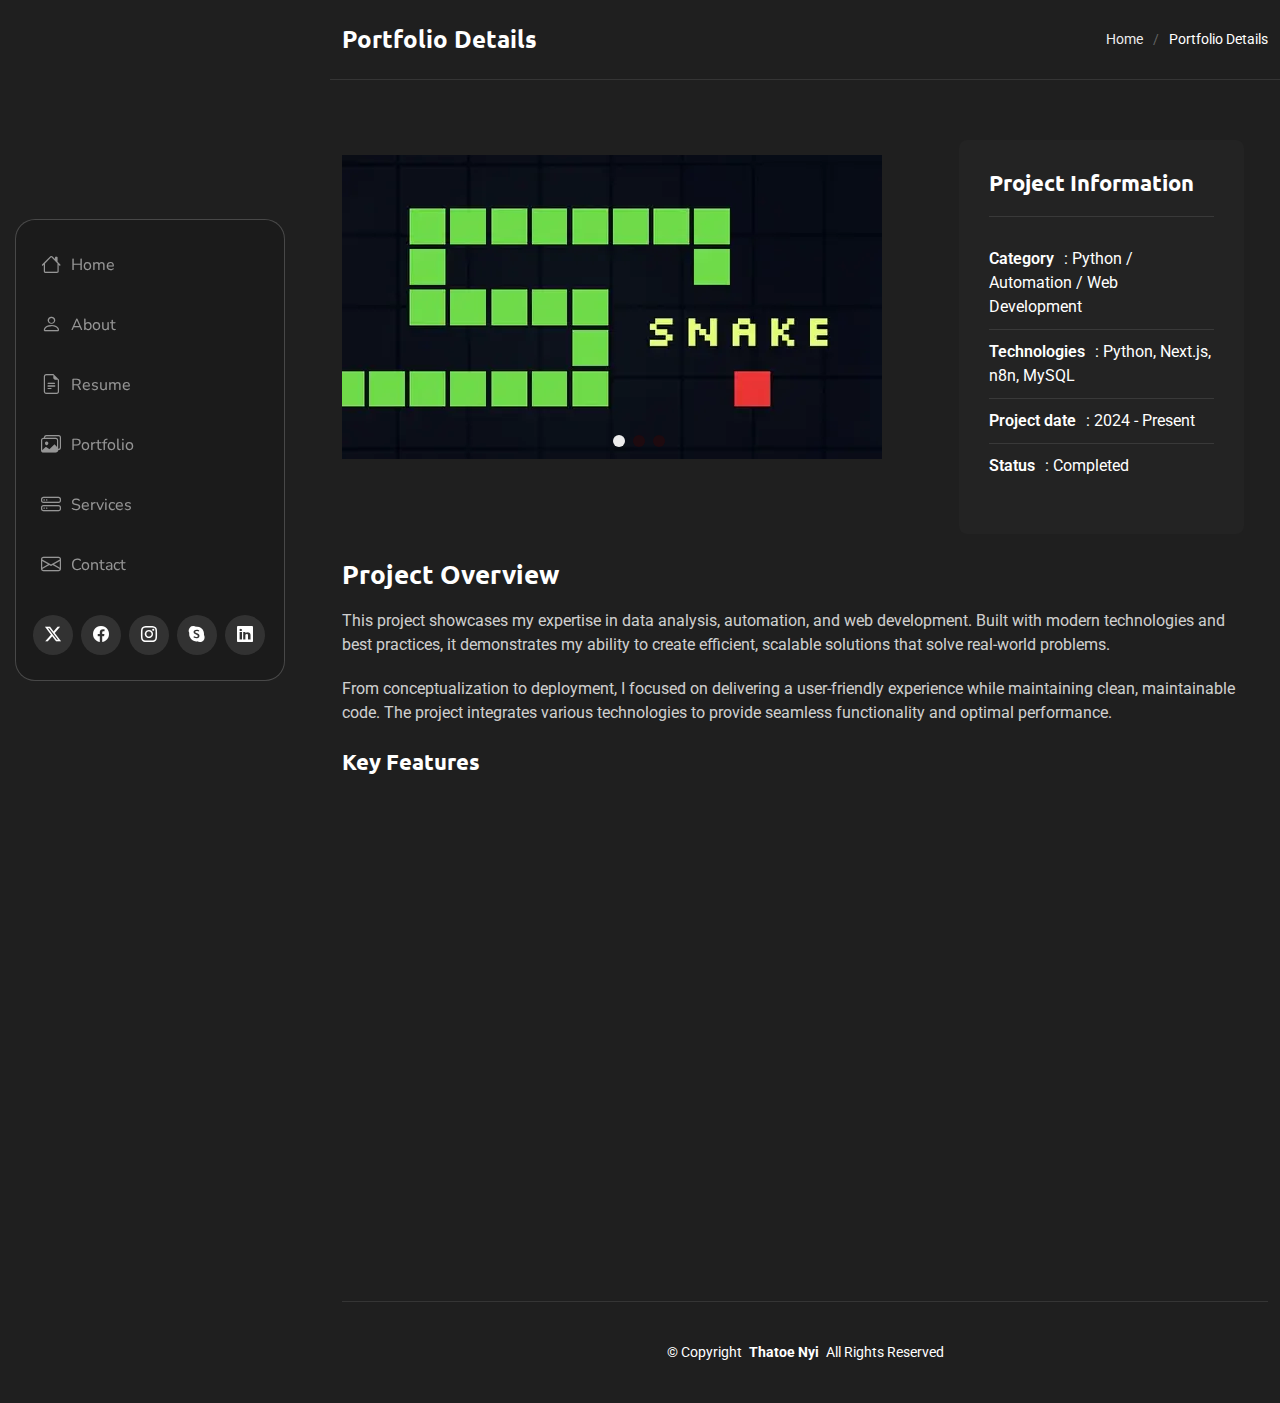
<file: portfolio-details.html>
<!DOCTYPE html>
<html lang="en">

<head>
  <meta charset="utf-8">
  <meta content="width=device-width, initial-scale=1.0" name="viewport">
  <title>Portfolio Details - Thatoe Nyi</title>
  <meta name="description" content="Project details from Thatoe Nyi's portfolio">
  <meta name="keywords" content="Data Analysis, Automation, Web Development, Python, n8n">

  <!-- Favicons -->
  <link href="assets/img/favicon.ico" rel="icon">
  <link href="assets/img/apple-touch-icon.png" rel="apple-touch-icon">

  <!-- Fonts -->
  <link href="https://fonts.googleapis.com" rel="preconnect">
  <link href="https://fonts.gstatic.com" rel="preconnect" crossorigin>
  <link href="https://fonts.googleapis.com/css2?family=Roboto:ital,wght@0,100;0,300;0,400;0,500;0,700;0,900;1,100;1,300;1,400;1,500;1,700;1,900&family=Ubuntu:ital,wght@0,300;0,400;0,500;0,700;1,300;1,400;1,500;1,700&family=Nunito:ital,wght@0,200;0,300;0,400;0,500;0,600;0,700;0,800;0,900;1,200;1,300;1,400;1,500;1,600;1,700;1,800;1,900&display=swap" rel="stylesheet">

  <!-- Vendor CSS Files -->
  <link href="assets/vendor/bootstrap/css/bootstrap.min.css" rel="stylesheet">
  <link href="assets/vendor/bootstrap-icons/bootstrap-icons.css" rel="stylesheet">
  <link href="assets/vendor/aos/aos.css" rel="stylesheet">
  <link href="assets/vendor/glightbox/css/glightbox.min.css" rel="stylesheet">
  <link href="assets/vendor/swiper/swiper-bundle.min.css" rel="stylesheet">

  <!-- Main CSS File -->
  <link href="assets/css/main.css" rel="stylesheet">

  <!-- =======================================================
  * Template Name: SnapFolio
  * Template URL: https://bootstrapmade.com/snapfolio-bootstrap-portfolio-template/
  * Updated: Jul 21 2025 with Bootstrap v5.3.7
  * Author: BootstrapMade.com
  * License: https://bootstrapmade.com/license/
  ======================================================== -->
</head>

<body class="portfolio-details-page">

  <header id="header" class="header dark-background d-flex flex-column justify-content-center">
    <i class="header-toggle d-xl-none bi bi-list"></i>

    <div class="header-container d-flex flex-column align-items-start">
      <nav id="navmenu" class="navmenu">
        <ul>
          <li><a href="index.html#hero"><i class="bi bi-house navicon"></i>Home</a></li>
          <li><a href="index.html#about"><i class="bi bi-person navicon"></i> About</a></li>
          <li><a href="index.html#resume"><i class="bi bi-file-earmark-text navicon"></i> Resume</a></li>
          <li><a href="index.html#portfolio"><i class="bi bi-images navicon"></i> Portfolio</a></li>
          <li><a href="index.html#services"><i class="bi bi-hdd-stack navicon"></i> Services</a></li>
          <li><a href="index.html#contact"><i class="bi bi-envelope navicon"></i> Contact</a></li>
        </ul>
      </nav>

      <div class="social-links text-center">
        <a href="#" class="twitter"><i class="bi bi-twitter-x"></i></a>
        <a href="#" class="facebook"><i class="bi bi-facebook"></i></a>
        <a href="#" class="instagram"><i class="bi bi-instagram"></i></a>
        <a href="#" class="google-plus"><i class="bi bi-skype"></i></a>
        <a href="#" class="linkedin"><i class="bi bi-linkedin"></i></a>
      </div>

    </div>

  </header>

  <main class="main">

    <!-- Page Title -->
    <div class="page-title dark-background">
      <div class="container d-lg-flex justify-content-between align-items-center">
        <h1 class="mb-2 mb-lg-0">Portfolio Details</h1>
        <nav class="breadcrumbs">
          <ol>
            <li><a href="index.html">Home</a></li>
            <li class="current">Portfolio Details</li>
          </ol>
        </nav>
      </div>
    </div><!-- End Page Title -->

    <!-- Portfolio Details Section -->
    <section id="portfolio-details" class="portfolio-details section">

      <div class="container" data-aos="fade-up" data-aos-delay="100">

        <div class="row gy-4">

          <div class="col-lg-8">
            <div class="portfolio-details-slider swiper init-swiper">

              <script type="application/json" class="swiper-config">
                {
                  "loop": true,
                  "speed": 600,
                  "autoplay": {
                    "delay": 5000
                  },
                  "slidesPerView": "auto",
                  "pagination": {
                    "el": ".swiper-pagination",
                    "type": "bullets",
                    "clickable": true
                  }
                }
              </script>

              <div class="swiper-wrapper align-items-center">

                <div class="swiper-slide">
                  <img src="assets/img/portfolio/snake-game-placeholder.jpg" alt="Portfolio Image" class="img-fluid" loading="lazy">
                </div>

                <div class="swiper-slide">
                  <img src="assets/img/portfolio/ai-video-placeholder.jpg" alt="Portfolio Image" class="img-fluid" loading="lazy">
                </div>

                <div class="swiper-slide">
                  <img src="assets/img/portfolio/blood-inventory-placeholder.jpg" alt="Portfolio Image" class="img-fluid" loading="lazy">
                </div>

              </div>
              <div class="swiper-pagination"></div>
            </div>
          </div>

          <div class="col-lg-4">
            <div class="portfolio-info" data-aos="fade-left" data-aos-delay="200">
              <h3>Project Information</h3>
              <ul>
                <li><strong>Category</strong>: Python / Automation / Web Development</li>
                <li><strong>Technologies</strong>: Python, Next.js, n8n, MySQL</li>
                <li><strong>Project date</strong>: 2024 - Present</li>
                <li><strong>Status</strong>: Completed</li>
              </ul>
            </div>
          </div>

          <div class="col-lg-12">
            <div class="portfolio-description" data-aos="fade-up" data-aos-delay="300">
              <h2>Project Overview</h2>
              <p>
                This project showcases my expertise in data analysis, automation, and web development. Built with modern technologies and best practices, it demonstrates my ability to create efficient, scalable solutions that solve real-world problems.
              </p>
              <p>
                From conceptualization to deployment, I focused on delivering a user-friendly experience while maintaining clean, maintainable code. The project integrates various technologies to provide seamless functionality and optimal performance.
              </p>

              <div class="features mt-4">
                <h3>Key Features</h3>
                <div class="row gy-3">
                  <div class="col-md-6">
                    <div class="feature-item" data-aos="fade-up" data-aos-delay="400">
                      <i class="bi bi-check-circle-fill"></i>
                      <h4>Clean Architecture</h4>
                      <p>Well-structured codebase following industry best practices for maintainability and scalability</p>
                    </div>
                  </div>

                  <div class="col-md-6">
                    <div class="feature-item" data-aos="fade-up" data-aos-delay="500">
                      <i class="bi bi-lightning-charge-fill"></i>
                      <h4>Automation Integration</h4>
                      <p>Automated workflows using n8n to streamline processes and improve efficiency</p>
                    </div>
                  </div>

                  <div class="col-md-6">
                    <div class="feature-item" data-aos="fade-up" data-aos-delay="600">
                      <i class="bi bi-database-fill"></i>
                      <h4>Robust Data Management</h4>
                      <p>Efficient database design with MySQL for reliable data storage and retrieval</p>
                    </div>
                  </div>

                  <div class="col-md-6">
                    <div class="feature-item" data-aos="fade-up" data-aos-delay="700">
                      <i class="bi bi-graph-up-arrow"></i>
                      <h4>Data Analysis & Insights</h4>
                      <p>Comprehensive data analysis using Python to derive meaningful insights and drive decision-making</p>
                    </div>
                  </div>
                </div>
              </div>
            </div>
          </div>

        </div>

      </div>

    </section><!-- /Portfolio Details Section -->

  </main>

  <footer id="footer" class="footer position-relative">

    <div class="container">
      <div class="copyright text-center ">
        <p>© <span>Copyright</span> <strong class="px-1 sitename">Thatoe Nyi</strong> <span>All Rights Reserved</span></p>
      </div>
    </div>

  </footer>

  <!-- Scroll Top -->
  <a href="#" id="scroll-top" class="scroll-top d-flex align-items-center justify-content-center"><i class="bi bi-arrow-up-short"></i></a>

  <!-- Preloader -->
  <div id="preloader"></div>

  <!-- Vendor JS Files -->
  <script src="assets/vendor/bootstrap/js/bootstrap.bundle.min.js"></script>
  <script src="assets/vendor/php-email-form/validate.js"></script>
  <script src="assets/vendor/aos/aos.js"></script>
  <script src="assets/vendor/typed.js/typed.umd.js"></script>
  <script src="assets/vendor/purecounter/purecounter_vanilla.js"></script>
  <script src="assets/vendor/waypoints/noframework.waypoints.js"></script>
  <script src="assets/vendor/isotope-layout/isotope.pkgd.min.js"></script>
  <script src="assets/vendor/imagesloaded/imagesloaded.pkgd.min.js"></script>
  <script src="assets/vendor/glightbox/js/glightbox.min.js"></script>
  <script src="assets/vendor/swiper/swiper-bundle.min.js"></script>

  <!-- Main JS File -->
  <script src="assets/js/main.js"></script>

</body>

</html>
</file>
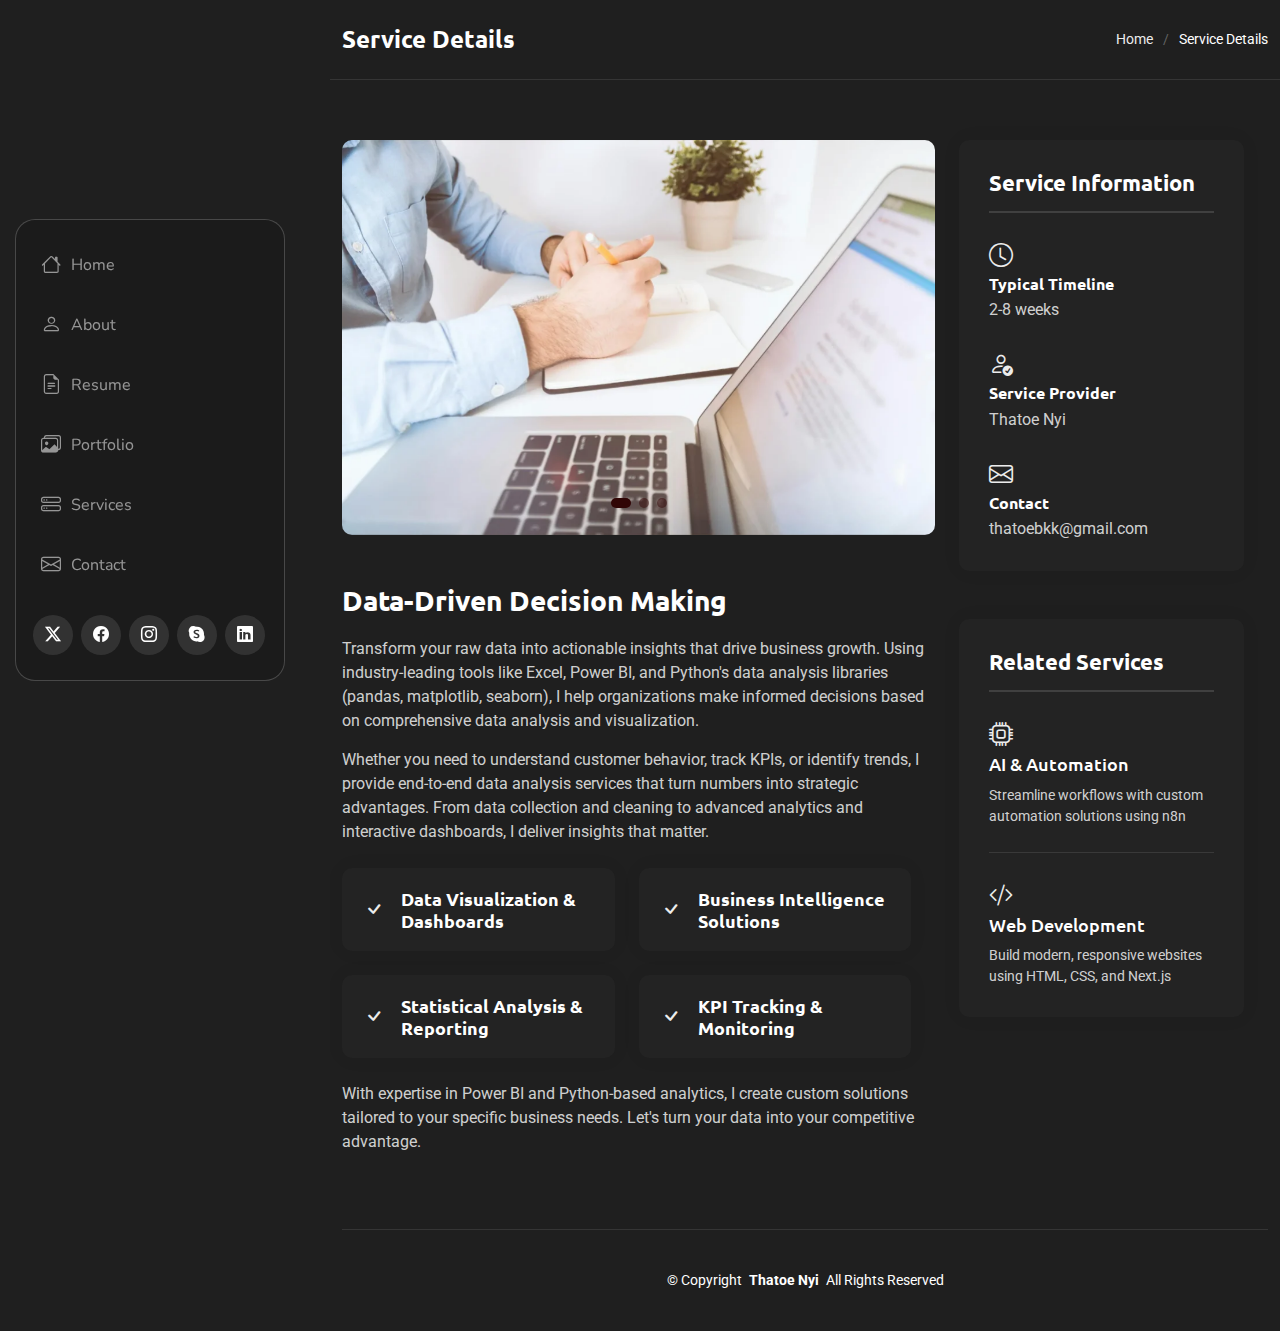
<file: service-details.html>
<!DOCTYPE html>
<html lang="en">

<head>
  <meta charset="utf-8">
  <meta content="width=device-width, initial-scale=1.0" name="viewport">
  <title>Service Details - Thatoe Nyi</title>
  <meta name="description" content="Detailed information about data analysis, automation, and web development services">
  <meta name="keywords" content="Data Analysis, Automation, Web Development, Power BI, n8n, Python">

  <!-- Favicons -->
  <link href="assets/img/favicon.ico" rel="icon">
  <link href="assets/img/apple-touch-icon.png" rel="apple-touch-icon">

  <!-- Fonts -->
  <link href="https://fonts.googleapis.com" rel="preconnect">
  <link href="https://fonts.gstatic.com" rel="preconnect" crossorigin>
  <link href="https://fonts.googleapis.com/css2?family=Roboto:ital,wght@0,100;0,300;0,400;0,500;0,700;0,900;1,100;1,300;1,400;1,500;1,700;1,900&family=Ubuntu:ital,wght@0,300;0,400;0,500;0,700;1,300;1,400;1,500;1,700&family=Nunito:ital,wght@0,200;0,300;0,400;0,500;0,600;0,700;0,800;0,900;1,200;1,300;1,400;1,500;1,600;1,700;1,800;1,900&display=swap" rel="stylesheet">

  <!-- Vendor CSS Files -->
  <link href="assets/vendor/bootstrap/css/bootstrap.min.css" rel="stylesheet">
  <link href="assets/vendor/bootstrap-icons/bootstrap-icons.css" rel="stylesheet">
  <link href="assets/vendor/aos/aos.css" rel="stylesheet">
  <link href="assets/vendor/glightbox/css/glightbox.min.css" rel="stylesheet">
  <link href="assets/vendor/swiper/swiper-bundle.min.css" rel="stylesheet">

  <!-- Main CSS File -->
  <link href="assets/css/main.css" rel="stylesheet">

  <!-- =======================================================
  * Template Name: SnapFolio
  * Template URL: https://bootstrapmade.com/snapfolio-bootstrap-portfolio-template/
  * Updated: Jul 21 2025 with Bootstrap v5.3.7
  * Author: BootstrapMade.com
  * License: https://bootstrapmade.com/license/
  ======================================================== -->
</head>

<body class="service-details-page">

  <header id="header" class="header dark-background d-flex flex-column justify-content-center">
    <i class="header-toggle d-xl-none bi bi-list"></i>

    <div class="header-container d-flex flex-column align-items-start">
      <nav id="navmenu" class="navmenu">
        <ul>
          <li><a href="index.html#hero"><i class="bi bi-house navicon"></i>Home</a></li>
          <li><a href="index.html#about"><i class="bi bi-person navicon"></i> About</a></li>
          <li><a href="index.html#resume"><i class="bi bi-file-earmark-text navicon"></i> Resume</a></li>
          <li><a href="index.html#portfolio"><i class="bi bi-images navicon"></i> Portfolio</a></li>
          <li><a href="index.html#services"><i class="bi bi-hdd-stack navicon"></i> Services</a></li>
          <li><a href="index.html#contact"><i class="bi bi-envelope navicon"></i> Contact</a></li>
        </ul>
      </nav>

      <div class="social-links text-center">
        <a href="#" class="twitter"><i class="bi bi-twitter-x"></i></a>
        <a href="#" class="facebook"><i class="bi bi-facebook"></i></a>
        <a href="#" class="instagram"><i class="bi bi-instagram"></i></a>
        <a href="#" class="google-plus"><i class="bi bi-skype"></i></a>
        <a href="#" class="linkedin"><i class="bi bi-linkedin"></i></a>
      </div>

    </div>

  </header>

  <main class="main">

    <!-- Page Title -->
    <div class="page-title dark-background">
      <div class="container d-lg-flex justify-content-between align-items-center">
        <h1 class="mb-2 mb-lg-0">Service Details</h1>
        <nav class="breadcrumbs">
          <ol>
            <li><a href="index.html">Home</a></li>
            <li class="current">Service Details</li>
          </ol>
        </nav>
      </div>
    </div><!-- End Page Title -->

    <!-- Service Details Section -->
    <section id="service-details" class="service-details section">

      <div class="container" data-aos="fade-up" data-aos-delay="100">

        <div class="row gy-4">

          <div class="col-lg-8">
            <div class="service-details-slider swiper init-swiper">
              <script type="application/json" class="swiper-config">
                {
                  "loop": true,
                  "speed": 600,
                  "autoplay": {
                    "delay": 5000
                  },
                  "slidesPerView": 1,
                  "pagination": {
                    "el": ".swiper-pagination",
                    "type": "bullets",
                    "clickable": true
                  }
                }
              </script>
              <div class="swiper-wrapper align-items-center">
                <div class="swiper-slide">
                  <img src="assets/img/services/services-1.webp" alt="" class="img-fluid" loading="lazy">
                </div>
                <div class="swiper-slide">
                  <img src="assets/img/services/services-2.webp" alt="" class="img-fluid" loading="lazy">
                </div>
                <div class="swiper-slide">
                  <img src="assets/img/services/services-3.webp" alt="" class="img-fluid" loading="lazy">
                </div>
              </div>
              <div class="swiper-pagination"></div>
            </div>

            <div class="content mt-5">
              <h3>Data-Driven Decision Making</h3>
              <p>
                Transform your raw data into actionable insights that drive business growth. Using industry-leading tools like Excel, Power BI, and Python's data analysis libraries (pandas, matplotlib, seaborn), I help organizations make informed decisions based on comprehensive data analysis and visualization.
              </p>
              <p>
                Whether you need to understand customer behavior, track KPIs, or identify trends, I provide end-to-end data analysis services that turn numbers into strategic advantages. From data collection and cleaning to advanced analytics and interactive dashboards, I deliver insights that matter.
              </p>

              <div class="features mt-4">
                <div class="row gy-4">
                  <div class="col-md-6" data-aos="fade-up" data-aos-delay="100">
                    <div class="feature-box d-flex align-items-center">
                      <i class="bi bi-check"></i>
                      <h4>Data Visualization & Dashboards</h4>
                    </div>
                  </div>
                  <div class="col-md-6" data-aos="fade-up" data-aos-delay="200">
                    <div class="feature-box d-flex align-items-center">
                      <i class="bi bi-check"></i>
                      <h4>Business Intelligence Solutions</h4>
                    </div>
                  </div>
                  <div class="col-md-6" data-aos="fade-up" data-aos-delay="300">
                    <div class="feature-box d-flex align-items-center">
                      <i class="bi bi-check"></i>
                      <h4>Statistical Analysis & Reporting</h4>
                    </div>
                  </div>
                  <div class="col-md-6" data-aos="fade-up" data-aos-delay="400">
                    <div class="feature-box d-flex align-items-center">
                      <i class="bi bi-check"></i>
                      <h4>KPI Tracking & Monitoring</h4>
                    </div>
                  </div>
                </div>
              </div>

              <p class="mt-4">
                With expertise in Power BI and Python-based analytics, I create custom solutions tailored to your specific business needs. Let's turn your data into your competitive advantage.
              </p>
            </div>
          </div>

          <div class="col-lg-4">
            <div class="service-info">
              <h4>Service Information</h4>
              <div class="info-item">
                <i class="bi bi-clock"></i>
                <h5>Typical Timeline</h5>
                <p>2-8 weeks</p>
              </div>
              <div class="info-item">
                <i class="bi bi-person-check"></i>
                <h5>Service Provider</h5>
                <p>Thatoe Nyi</p>
              </div>
              <div class="info-item">
                <i class="bi bi-envelope"></i>
                <h5>Contact</h5>
                <p>thatoebkk@gmail.com</p>
              </div>
            </div>

            <div class="related-services mt-5">
              <h4>Related Services</h4>
              <div class="service-item">
                <i class="bi bi-cpu"></i>
                <h5><a href="#">AI & Automation</a></h5>
                <p>Streamline workflows with custom automation solutions using n8n</p>
              </div>
              <div class="service-item">
                <i class="bi bi-code-slash"></i>
                <h5><a href="#">Web Development</a></h5>
                <p>Build modern, responsive websites using HTML, CSS, and Next.js</p>
              </div>
            </div>
          </div>

        </div>

      </div>

    </section><!-- /Service Details Section -->

  </main>

  <footer id="footer" class="footer position-relative">

    <div class="container">
      <div class="copyright text-center ">
        <p>© <span>Copyright</span> <strong class="px-1 sitename">Thatoe Nyi</strong> <span>All Rights Reserved</span></p>
      </div>
    </div>

  </footer>

  <!-- Scroll Top -->
  <a href="#" id="scroll-top" class="scroll-top d-flex align-items-center justify-content-center"><i class="bi bi-arrow-up-short"></i></a>

  <!-- Preloader -->
  <div id="preloader"></div>

  <!-- Vendor JS Files -->
  <script src="assets/vendor/bootstrap/js/bootstrap.bundle.min.js"></script>
  <script src="assets/vendor/php-email-form/validate.js"></script>
  <script src="assets/vendor/aos/aos.js"></script>
  <script src="assets/vendor/typed.js/typed.umd.js"></script>
  <script src="assets/vendor/purecounter/purecounter_vanilla.js"></script>
  <script src="assets/vendor/waypoints/noframework.waypoints.js"></script>
  <script src="assets/vendor/isotope-layout/isotope.pkgd.min.js"></script>
  <script src="assets/vendor/imagesloaded/imagesloaded.pkgd.min.js"></script>
  <script src="assets/vendor/glightbox/js/glightbox.min.js"></script>
  <script src="assets/vendor/swiper/swiper-bundle.min.js"></script>

  <!-- Main JS File -->
  <script src="assets/js/main.js"></script>

</body>

</html>
</file>
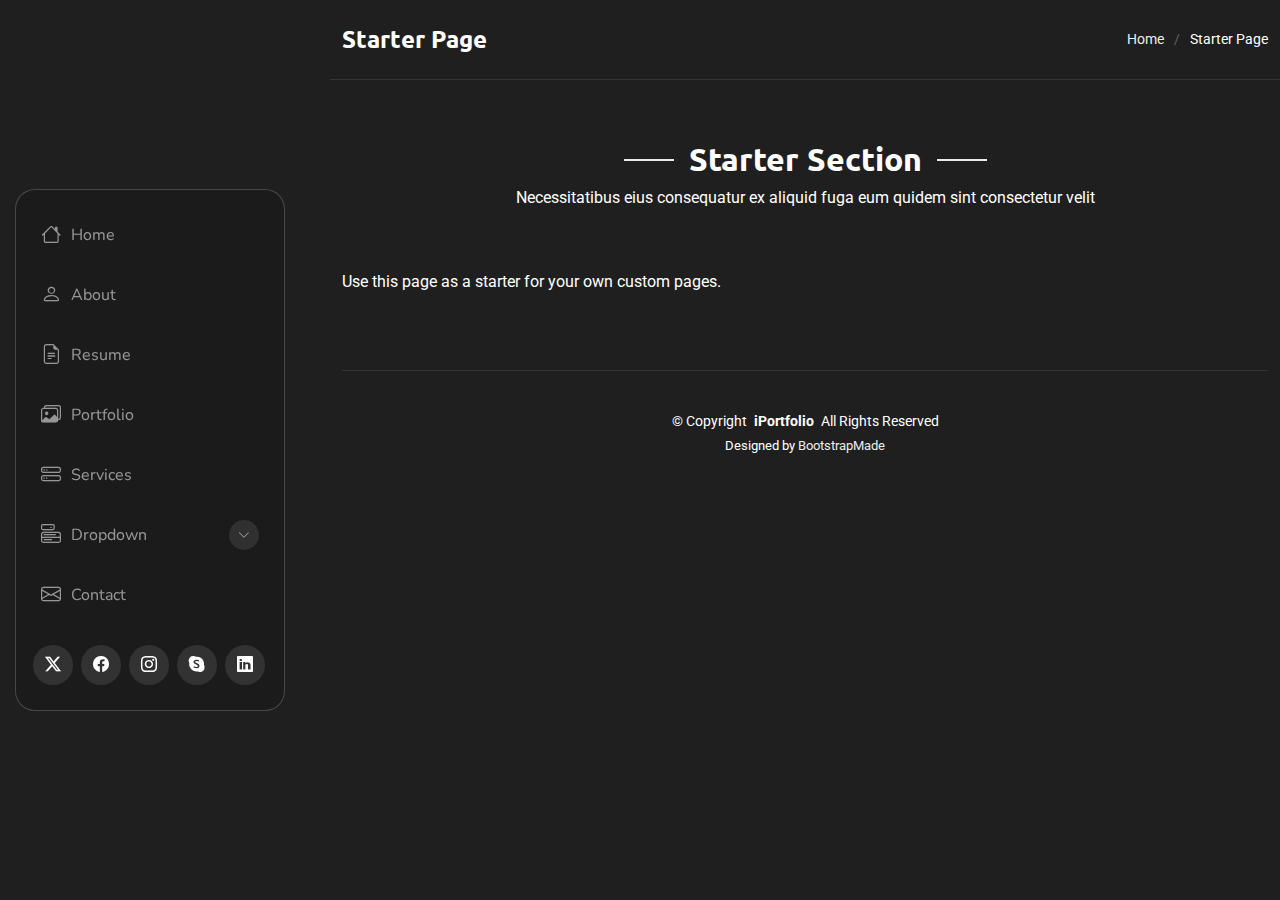
<file: starter-page.html>
<!DOCTYPE html>
<html lang="en">

<head>
  <meta charset="utf-8">
  <meta content="width=device-width, initial-scale=1.0" name="viewport">
  <title>Starter Page - SnapFolio Bootstrap Template</title>
  <meta name="description" content="">
  <meta name="keywords" content="">

  <!-- Favicons -->
  <link href="assets/img/favicon.ico" rel="icon">
  <link href="assets/img/apple-touch-icon.png" rel="apple-touch-icon">

  <!-- Fonts -->
  <link href="https://fonts.googleapis.com" rel="preconnect">
  <link href="https://fonts.gstatic.com" rel="preconnect" crossorigin>
  <link href="https://fonts.googleapis.com/css2?family=Roboto:ital,wght@0,100;0,300;0,400;0,500;0,700;0,900;1,100;1,300;1,400;1,500;1,700;1,900&family=Ubuntu:ital,wght@0,300;0,400;0,500;0,700;1,300;1,400;1,500;1,700&family=Nunito:ital,wght@0,200;0,300;0,400;0,500;0,600;0,700;0,800;0,900;1,200;1,300;1,400;1,500;1,600;1,700;1,800;1,900&display=swap" rel="stylesheet">

  <!-- Vendor CSS Files -->
  <link href="assets/vendor/bootstrap/css/bootstrap.min.css" rel="stylesheet">
  <link href="assets/vendor/bootstrap-icons/bootstrap-icons.css" rel="stylesheet">
  <link href="assets/vendor/aos/aos.css" rel="stylesheet">
  <link href="assets/vendor/glightbox/css/glightbox.min.css" rel="stylesheet">
  <link href="assets/vendor/swiper/swiper-bundle.min.css" rel="stylesheet">

  <!-- Main CSS File -->
  <link href="assets/css/main.css" rel="stylesheet">

  <!-- =======================================================
  * Template Name: SnapFolio
  * Template URL: https://bootstrapmade.com/snapfolio-bootstrap-portfolio-template/
  * Updated: Jul 21 2025 with Bootstrap v5.3.7
  * Author: BootstrapMade.com
  * License: https://bootstrapmade.com/license/
  ======================================================== -->
</head>

<body class="starter-page-page">

  <header id="header" class="header dark-background d-flex flex-column justify-content-center">
    <i class="header-toggle d-xl-none bi bi-list"></i>

    <div class="header-container d-flex flex-column align-items-start">
      <nav id="navmenu" class="navmenu">
        <ul>
          <li><a href="#hero"><i class="bi bi-house navicon"></i>Home</a></li>
          <li><a href="#about"><i class="bi bi-person navicon"></i> About</a></li>
          <li><a href="#resume"><i class="bi bi-file-earmark-text navicon"></i> Resume</a></li>
          <li><a href="#portfolio"><i class="bi bi-images navicon"></i> Portfolio</a></li>
          <li><a href="#services"><i class="bi bi-hdd-stack navicon"></i> Services</a></li>
          <li class="dropdown"><a href="#"><i class="bi bi-menu-button navicon"></i> <span>Dropdown</span> <i class="bi bi-chevron-down toggle-dropdown"></i></a>
            <ul>
              <li><a href="#">Dropdown 1</a></li>
              <li class="dropdown"><a href="#"><span>Deep Dropdown</span> <i class="bi bi-chevron-down toggle-dropdown"></i></a>
                <ul>
                  <li><a href="#">Deep Dropdown 1</a></li>
                  <li><a href="#">Deep Dropdown 2</a></li>
                  <li><a href="#">Deep Dropdown 3</a></li>
                  <li><a href="#">Deep Dropdown 4</a></li>
                  <li><a href="#">Deep Dropdown 5</a></li>
                </ul>
              </li>
              <li><a href="#">Dropdown 2</a></li>
              <li><a href="#">Dropdown 3</a></li>
              <li><a href="#">Dropdown 4</a></li>
            </ul>
          </li>
          <li><a href="#contact"><i class="bi bi-envelope navicon"></i> Contact</a></li>
        </ul>
      </nav>

      <div class="social-links text-center">
        <a href="#" class="twitter"><i class="bi bi-twitter-x"></i></a>
        <a href="#" class="facebook"><i class="bi bi-facebook"></i></a>
        <a href="#" class="instagram"><i class="bi bi-instagram"></i></a>
        <a href="#" class="google-plus"><i class="bi bi-skype"></i></a>
        <a href="#" class="linkedin"><i class="bi bi-linkedin"></i></a>
      </div>

    </div>

  </header>

  <main class="main">

    <!-- Page Title -->
    <div class="page-title dark-background">
      <div class="container d-lg-flex justify-content-between align-items-center">
        <h1 class="mb-2 mb-lg-0">Starter Page</h1>
        <nav class="breadcrumbs">
          <ol>
            <li><a href="index.html">Home</a></li>
            <li class="current">Starter Page</li>
          </ol>
        </nav>
      </div>
    </div><!-- End Page Title -->

    <!-- Starter Section Section -->
    <section id="starter-section" class="starter-section section">

      <!-- Section Title -->
      <div class="container section-title" data-aos="fade-up">
        <h2>Starter Section</h2>
        <p>Necessitatibus eius consequatur ex aliquid fuga eum quidem sint consectetur velit</p>
      </div><!-- End Section Title -->

      <div class="container" data-aos="fade-up">
        <p>Use this page as a starter for your own custom pages.</p>
      </div>

    </section><!-- /Starter Section Section -->

  </main>

  <footer id="footer" class="footer position-relative">

    <div class="container">
      <div class="copyright text-center ">
        <p>© <span>Copyright</span> <strong class="px-1 sitename">iPortfolio</strong> <span>All Rights Reserved</span></p>
      </div>
      <div class="credits">
        <!-- All the links in the footer should remain intact. -->
        <!-- You can delete the links only if you've purchased the pro version. -->
        <!-- Licensing information: https://bootstrapmade.com/license/ -->
        <!-- Purchase the pro version with working PHP/AJAX contact form: [buy-url] -->
        Designed by <a href="https://bootstrapmade.com/">BootstrapMade</a>
      </div>
    </div>

  </footer>

  <!-- Scroll Top -->
  <a href="#" id="scroll-top" class="scroll-top d-flex align-items-center justify-content-center"><i class="bi bi-arrow-up-short"></i></a>

  <!-- Preloader -->
  <div id="preloader"></div>

  <!-- Vendor JS Files -->
  <script src="assets/vendor/bootstrap/js/bootstrap.bundle.min.js"></script>
  <script src="assets/vendor/php-email-form/validate.js"></script>
  <script src="assets/vendor/aos/aos.js"></script>
  <script src="assets/vendor/typed.js/typed.umd.js"></script>
  <script src="assets/vendor/purecounter/purecounter_vanilla.js"></script>
  <script src="assets/vendor/waypoints/noframework.waypoints.js"></script>
  <script src="assets/vendor/isotope-layout/isotope.pkgd.min.js"></script>
  <script src="assets/vendor/imagesloaded/imagesloaded.pkgd.min.js"></script>
  <script src="assets/vendor/glightbox/js/glightbox.min.js"></script>
  <script src="assets/vendor/swiper/swiper-bundle.min.js"></script>

  <!-- Main JS File -->
  <script src="assets/js/main.js"></script>

</body>

</html>
</file>
<file: assets/css/main.css>
/**
* Template Name: SnapFolio
* Template URL: https://bootstrapmade.com/snapfolio-bootstrap-portfolio-template/
* Updated: Jul 21 2025 with Bootstrap v5.3.7
* Author: BootstrapMade.com
* License: https://bootstrapmade.com/license/
*/

/*--------------------------------------------------------------
# Font & Color Variables
# Help: https://bootstrapmade.com/color-system/
--------------------------------------------------------------*/
/* Fonts */
:root {
  --default-font: "Roboto",  system-ui, -apple-system, "Segoe UI", Roboto, "Helvetica Neue", Arial, "Noto Sans", "Liberation Sans", sans-serif, "Apple Color Emoji", "Segoe UI Emoji", "Segoe UI Symbol", "Noto Color Emoji";
  --heading-font: "Ubuntu",  sans-serif;
  --nav-font: "Nunito",  sans-serif;
}

/* Global Colors - The following color variables are used throughout the website. Updating them here will change the color scheme of the entire website */
:root { 
  --background-color: #1f1f1f; /* Background color for the entire website, including individual sections */
  --default-color: #ffffff; /* Default color used for the majority of the text content across the entire website */
  --heading-color: #ffffff; /* Color for headings, subheadings and title throughout the website */
  --accent-color: #ececec; /* Accent color that represents your brand on the website. It's used for buttons, links, and other elements that need to stand out */
  --surface-color: #232323; /* The surface color is used as a background of boxed elements within sections, such as cards, icon boxes, or other elements that require a visual separation from the global background. */
  --contrast-color: #310606; /* Contrast color for text, ensuring readability against backgrounds of accent, heading, or default colors. */
}

/* Nav Menu Colors - The following color variables are used specifically for the navigation menu. They are separate from the global colors to allow for more customization options */
:root {
  --nav-color: rgba(236, 236, 236, 0.59);  /* The default color of the main navmenu links */
  --nav-hover-color: #ffffff; /* Applied to main navmenu links when they are hovered over or active */
  --nav-mobile-background-color: #393939; /* Used as the background color for mobile navigation menu */
  --nav-dropdown-background-color: #393939; /* Used as the background color for dropdown items that appear when hovering over primary navigation items */
  --nav-dropdown-color: #ffffff; /* Used for navigation links of the dropdown items in the navigation menu. */
  --nav-dropdown-hover-color: #ececec; /* Similar to --nav-hover-color, this color is applied to dropdown navigation links when they are hovered over. */
}

/* Color Presets - These classes override global colors when applied to any section or element, providing reuse of the sam color scheme. */

.light-background {
  --background-color: #2c2c2c;
  --surface-color: #323232;
}

.dark-background {
  --background-color: #040b14;
  --default-color: #ffffff;
  --heading-color: #ffffff;
  --surface-color: #151f2b;
  --contrast-color: #ffffff;
}

/* Smooth scroll */
:root {
  scroll-behavior: smooth;
}

/*--------------------------------------------------------------
# General Styling & Shared Classes
--------------------------------------------------------------*/
html {
  overflow-x: hidden;
  max-width: 100%;
}

body {
  color: var(--default-color);
  background-color: var(--background-color);
  font-family: var(--default-font);
  overflow-x: hidden;
  max-width: 100%;
}

a {
  color: var(--accent-color);
  text-decoration: none;
  transition: 0.3s;
}

a:hover {
  color: color-mix(in srgb, var(--accent-color), transparent 25%);
  text-decoration: none;
}

h1,
h2,
h3,
h4,
h5,
h6 {
  color: var(--heading-color);
  font-family: var(--heading-font);
}

/* Fix for horizontal scroll */
.container,
.container-fluid,
.row {
  max-width: 100%;
}

.main {
  overflow-x: hidden;
}

/* PHP Email Form Messages
------------------------------*/
.php-email-form .error-message {
  display: none;
  background: #df1529;
  color: #ffffff;
  text-align: left;
  padding: 15px;
  margin-bottom: 24px;
  font-weight: 600;
}

.php-email-form .sent-message {
  display: none;
  color: #ffffff;
  background: #059652;
  text-align: center;
  padding: 15px;
  margin-bottom: 24px;
  font-weight: 600;
}

.php-email-form .loading {
  display: none;
  background: var(--surface-color);
  text-align: center;
  padding: 15px;
  margin-bottom: 24px;
}

.php-email-form .loading:before {
  content: "";
  display: inline-block;
  border-radius: 50%;
  width: 24px;
  height: 24px;
  margin: 0 10px -6px 0;
  border: 3px solid var(--accent-color);
  border-top-color: var(--surface-color);
  animation: php-email-form-loading 1s linear infinite;
}

@keyframes php-email-form-loading {
  0% {
    transform: rotate(0deg);
  }

  100% {
    transform: rotate(360deg);
  }
}

/*--------------------------------------------------------------
# Global Header
--------------------------------------------------------------*/
.header {
  --background-color: #1b1b1b;
  --contrast-color: #444444;
  color: var(--default-color);
  position: fixed;
  top: 0;
  left: 0;
  bottom: 0;
  padding: 0 15px;
  width: 300px;
  transition: all ease-in-out 0.3s;
  overflow-y: auto;
  z-index: 997;
}

.header .header-container {
  border-radius: 20px;
  padding: 15px;
  background-color: var(--background-color);
  border: 1px solid color-mix(in srgb, var(--default-color), transparent 80%);
}

.header .social-links {
  margin: 0 0 10px 0;
}

.header .social-links a {
  font-size: 16px;
  display: inline-flex;
  align-items: center;
  justify-content: center;
  background: color-mix(in srgb, var(--default-color), transparent 90%);
  color: var(--default-color);
  margin: 0 2px;
  border-radius: 50%;
  text-align: center;
  width: 40px;
  height: 40px;
  transition: 0.3s;
}

.header .social-links a:hover {
  color: var(--contrast-color);
  background: var(--accent-color);
}

@media (min-width: 1200px) {

  .header~main,
  .header~#footer {
    margin-left: 330px;
  }
}

@media (max-width: 1199px) {
  .header {
    left: -100%;
  }
}

.header.header-show {
  left: 0;
}

.header .header-toggle {
  color: var(--contrast-color);
  background-color: var(--accent-color);
  font-size: 22px;
  display: flex;
  align-items: center;
  justify-content: center;
  width: 40px;
  height: 40px;
  border-radius: 50%;
  cursor: pointer;
  position: fixed;
  top: 15px;
  right: 15px;
  z-index: 9999;
  transition: background-color 0.3s;
}

.header .header-toggle:hover {
  color: var(--contrast-color);
  background-color: color-mix(in srgb, var(--accent-color) 90%, white 15%);
}

/*--------------------------------------------------------------
# Navigation Menu
--------------------------------------------------------------*/
.mobile-nav-toggle {
  display: none;
}

.navmenu {
  padding: 0;
  z-index: 9997;
  width: 100%;
}

.navmenu ul {
  list-style: none;
  padding: 0 0 20px 0;
  margin: 0;
}

.navmenu a,
.navmenu a:focus {
  color: var(--nav-color);
  padding: 15px 10px;
  font-family: var(--nav-font);
  font-size: 16px;
  font-weight: 400;
  display: flex;
  align-items: center;
  white-space: nowrap;
  transition: 0.3s;
  width: 100%;
}

.navmenu a .navicon,
.navmenu a:focus .navicon {
  font-size: 20px;
  margin-right: 10px;
}

.navmenu a .toggle-dropdown,
.navmenu a:focus .toggle-dropdown {
  font-size: 12px;
  line-height: 0;
  margin-left: auto;
  width: 30px;
  height: 30px;
  display: flex;
  align-items: center;
  justify-content: center;
  border-radius: 50%;
  transition: 0.3s;
  flex-shrink: 0;
  background-color: color-mix(in srgb, var(--accent-color), transparent 90%);
}

.navmenu a .toggle-dropdown:hover,
.navmenu a:focus .toggle-dropdown:hover {
  background-color: var(--accent-color);
  color: var(--contrast-color);
}

.navmenu a:hover,
.navmenu .active,
.navmenu .active:focus {
  color: var(--nav-hover-color);
}

.navmenu a:hover .navicon,
.navmenu .active .navicon,
.navmenu .active:focus .navicon {
  color: var(--accent-color);
}

.navmenu .active .toggle-dropdown,
.navmenu .active:focus .toggle-dropdown {
  background-color: var(--accent-color);
  color: var(--contrast-color);
  transform: rotate(180deg);
}

.navmenu .dropdown {
  display: block;
}

.navmenu .dropdown a,
.navmenu .dropdown a:focus {
  color: --nav-dropdown-color;
}

.navmenu .dropdown a:hover,
.navmenu .dropdown .active,
.navmenu .dropdown .active:focus {
  color: var(--nav-dropdown-hover-color);
}

.navmenu .dropdown ul {
  position: static;
  display: none;
  z-index: 99;
  padding: 5px 10px;
  margin: 5px 10px;
  background-color: var(--nav-dropdown-background-color);
  border: 1px solid color-mix(in srgb, var(--default-color), transparent 90%);
  box-shadow: none;
  transition: all 0.5s ease-in-out;
}

.navmenu .dropdown ul ul {
  background-color: rgba(33, 37, 41, 0.1);
}

.navmenu .dropdown>.dropdown-active {
  display: block;
  background-color: rgba(33, 37, 41, 0.03);
}

/*--------------------------------------------------------------
# Global Footer
--------------------------------------------------------------*/
.footer {
  color: var(--default-color);
  background-color: var(--background-color);
  font-size: 14px;
  padding: 0 0 40px 0;
  position: relative;
}

.footer .copyright {
  padding-top: 40px;
  border-top: 1px solid color-mix(in srgb, var(--default-color), transparent 90%);
}

.footer .copyright p {
  margin-bottom: 0;
}

.footer .credits {
  margin-top: 4px;
  font-size: 13px;
  text-align: center;
}

/*--------------------------------------------------------------
# Preloader
--------------------------------------------------------------*/
#preloader {
  position: fixed;
  inset: 0;
  z-index: 999999;
  overflow: hidden;
  background: var(--background-color);
  transition: all 0.6s ease-out;
}

#preloader:before {
  content: "";
  position: fixed;
  top: calc(50% - 30px);
  left: calc(50% - 30px);
  border: 6px solid #ffffff;
  border-color: var(--accent-color) transparent var(--accent-color) transparent;
  border-radius: 50%;
  width: 60px;
  height: 60px;
  animation: animate-preloader 1.5s linear infinite;
}

@keyframes animate-preloader {
  0% {
    transform: rotate(0deg);
  }

  100% {
    transform: rotate(360deg);
  }
}

/*--------------------------------------------------------------
# Scroll Top Button
--------------------------------------------------------------*/
.scroll-top {
  position: fixed;
  visibility: hidden;
  opacity: 0;
  right: 15px;
  bottom: -15px;
  z-index: 99999;
  background-color: var(--accent-color);
  width: 44px;
  height: 44px;
  border-radius: 50px;
  transition: all 0.4s;
}

.scroll-top i {
  font-size: 24px;
  color: var(--contrast-color);
  line-height: 0;
}

.scroll-top:hover {
  background-color: color-mix(in srgb, var(--accent-color), transparent 20%);
  color: var(--contrast-color);
}

.scroll-top.active {
  visibility: visible;
  opacity: 1;
  bottom: 15px;
}

/*--------------------------------------------------------------
# Disable aos animation delay on mobile devices
--------------------------------------------------------------*/
@media screen and (max-width: 768px) {
  [data-aos-delay] {
    transition-delay: 0 !important;
  }
}

/*--------------------------------------------------------------
# Global Page Titles & Breadcrumbs
--------------------------------------------------------------*/
.page-title {
  color: var(--default-color);
  padding: 25px 0 0 0;
  position: relative;
}

.page-title .container {
  border-bottom: 1px solid color-mix(in srgb, var(--default-color), transparent 90%);
  padding-bottom: 25px;
}

.page-title h1 {
  font-size: 24px;
  font-weight: 700;
}

.page-title .breadcrumbs ol {
  display: flex;
  flex-wrap: wrap;
  list-style: none;
  padding: 0;
  margin: 0;
  font-size: 14px;
  font-weight: 400;
}

.page-title .breadcrumbs ol li+li {
  padding-left: 10px;
}

.page-title .breadcrumbs ol li+li::before {
  content: "/";
  display: inline-block;
  padding-right: 10px;
  color: color-mix(in srgb, var(--default-color), transparent 70%);
}

/*--------------------------------------------------------------
# Global Sections
--------------------------------------------------------------*/
section,
.section {
  color: var(--default-color);
  background-color: var(--background-color);
  padding: 60px 0;
  overflow: clip;
}

/*--------------------------------------------------------------
# Global Section Titles
--------------------------------------------------------------*/
.section-title {
  text-align: center;
  padding-bottom: 60px;
  position: relative;
}

.section-title h2 {
  font-size: 32px;
  font-weight: 700;
  position: relative;
}

.section-title h2:before,
.section-title h2:after {
  content: "";
  width: 50px;
  height: 2px;
  background: var(--accent-color);
  display: inline-block;
}

.section-title h2:before {
  margin: 0 15px 10px 0;
}

.section-title h2:after {
  margin: 0 0 10px 15px;
}

.section-title p {
  margin-bottom: 0;
}

/*--------------------------------------------------------------
# Hero Section
--------------------------------------------------------------*/
.hero {
  min-height: 100vh;
  position: relative;
  overflow: hidden;
  display: flex;
  align-items: center;
}

.hero .background-elements {
  position: absolute;
  top: 0;
  left: 0;
  width: 100%;
  height: 100%;
  z-index: 1;
  overflow: hidden;
}

.hero .background-elements .bg-circle {
  position: absolute;
  border-radius: 50%;
  background: linear-gradient(45deg, color-mix(in srgb, var(--accent-color), transparent 90%), color-mix(in srgb, var(--accent-color), transparent 95%));
  animation: float 6s ease-in-out infinite;
}

.hero .background-elements .bg-circle.circle-1 {
  width: 300px;
  height: 300px;
  top: 10%;
  right: 10%;
  animation-delay: 0s;
}

.hero .background-elements .bg-circle.circle-2 {
  width: 200px;
  height: 200px;
  bottom: 20%;
  left: 5%;
  animation-delay: 2s;
}

.hero .hero-content {
  position: relative;
  width: 100%;
  z-index: 2;
}

.hero .container {
  position: relative;
  z-index: 3;
}

.hero .hero-text h1 {
  font-size: 72px;
  font-weight: 800;
  line-height: 1.1;
  margin-bottom: 15px;
  color: var(--heading-color);
}

.hero .hero-text h1 .accent-text {
  color: var(--accent-color);
  position: relative;
}

.hero .hero-text h1 .accent-text::after {
  content: "";
  position: absolute;
  bottom: -5px;
  left: 0;
  width: 100%;
  height: 3px;
  background: linear-gradient(90deg, var(--accent-color), color-mix(in srgb, var(--accent-color), transparent 50%));
}

.hero .hero-text h2 {
  font-size: 32px;
  font-weight: 600;
  color: var(--heading-color);
  margin-bottom: 10px;
}

.hero .hero-text .lead {
  font-size: 24px;
  margin-bottom: 20px;
  color: var(--default-color);
}

.hero .hero-text .lead span {
  color: var(--accent-color);
  font-weight: 600;
  border-bottom: 2px solid var(--accent-color);
  padding-bottom: 2px;
}

.hero .hero-text .description {
  font-size: 18px;
  line-height: 1.6;
  color: color-mix(in srgb, var(--default-color), transparent 20%);
  margin-bottom: 40px;
  max-width: 500px;
}

.hero .hero-actions {
  display: flex;
  gap: 20px;
  margin-bottom: 40px;
  flex-wrap: wrap;
}

.hero .hero-actions .btn {
  padding: 14px 30px;
  font-size: 16px;
  font-weight: 600;
  border-radius: 50px;
  text-decoration: none;
  transition: all 0.3s ease;
  border: 2px solid;
}

.hero .hero-actions .btn.btn-primary {
  background-color: var(--accent-color);
  color: var(--contrast-color);
  border-color: var(--accent-color);
}

.hero .hero-actions .btn.btn-primary:hover {
  background-color: color-mix(in srgb, var(--accent-color), black 10%);
  transform: translateY(-2px);
  box-shadow: 0 8px 25px color-mix(in srgb, var(--accent-color), transparent 70%);
}

.hero .hero-actions .btn.btn-outline {
  background-color: transparent;
  color: var(--accent-color);
  border-color: var(--accent-color);
}

.hero .hero-actions .btn.btn-outline:hover {
  background-color: var(--accent-color);
  color: var(--contrast-color);
  transform: translateY(-2px);
}

.hero .social-links {
  display: flex;
  gap: 20px;
}

.hero .social-links a {
  width: 50px;
  height: 50px;
  display: flex;
  align-items: center;
  justify-content: center;
  background-color: var(--surface-color);
  color: color-mix(in srgb, var(--default-color), transparent 40%);
  border-radius: 50%;
  font-size: 20px;
  transition: all 0.3s ease;
}

.hero .social-links a:hover {
  color: var(--contrast-color);
  background-color: var(--accent-color);
  transform: translateY(-3px);
  box-shadow: 0 8px 25px color-mix(in srgb, var(--accent-color), transparent 70%);
}

.hero .hero-visual {
  display: flex;
  justify-content: center;
  align-items: center;
  height: 100%;
}

.hero .hero-visual .profile-container {
  position: relative;
  width: 400px;
  height: 400px;
}

.hero .hero-visual .profile-container .profile-background {
  position: absolute;
  top: 15px;
  left: 15px;
  width: 100%;
  height: 100%;
  background: color-mix(in srgb, var(--accent-color), transparent 90%);
  border-radius: 30px;
  z-index: 1;
}

.hero .hero-visual .profile-container .profile-image {
  position: relative;
  width: 100%;
  height: 100%;
  object-fit: cover;
  border-radius: 30px;
  z-index: 2;
}

@keyframes float {

  0%,
  100% {
    transform: translateY(0px);
  }

  50% {
    transform: translateY(-20px);
  }
}

@keyframes floatIcon {

  0%,
  100% {
    transform: translateY(0px) rotate(0deg);
  }

  50% {
    transform: translateY(-10px) rotate(5deg);
  }
}

@media (max-width: 992px) {
  .hero .hero-text {
    text-align: center;
    margin-bottom: 50px;
  }

  .hero .hero-text h1 {
    font-size: 56px;
  }

  .hero .hero-text h2 {
    font-size: 28px;
  }

  .hero .hero-text .lead {
    font-size: 20px;
  }

  .hero .hero-visual .profile-container {
    width: 350px;
    height: 350px;
  }
}

@media (max-width: 768px) {
  .hero .hero-text h1 {
    font-size: 42px;
  }

  .hero .hero-text h2 {
    font-size: 24px;
  }

  .hero .hero-text .lead {
    font-size: 18px;
  }

  .hero .hero-text .description {
    font-size: 16px;
  }

  .hero .hero-actions {
    justify-content: center;
  }

  .hero .hero-actions .btn {
    padding: 12px 25px;
    font-size: 14px;
  }

  .hero .hero-visual .profile-container {
    width: 300px;
    height: 300px;
  }

  .hero .background-elements .bg-circle.circle-1 {
    width: 200px;
    height: 200px;
  }

  .hero .background-elements .bg-circle.circle-2 {
    width: 150px;
    height: 150px;
  }

  .hero .background-elements .bg-circle.circle-3 {
    width: 100px;
    height: 100px;
  }
}

/*--------------------------------------------------------------
# About Section
--------------------------------------------------------------*/
.about .profile-card {
  background: linear-gradient(135deg, var(--surface-color) 0%, color-mix(in srgb, var(--surface-color), var(--accent-color) 5%) 100%);
  border-radius: 2rem;
  padding: 2.5rem;
  text-align: center;
  box-shadow: 0 20px 40px rgba(0, 0, 0, 0.08);
  border: 1px solid color-mix(in srgb, var(--accent-color), transparent 90%);
  position: relative;
  overflow: hidden;
}

.about .profile-card::before {
  content: "";
  position: absolute;
  top: 0;
  left: 0;
  right: 0;
  height: 4px;
  background: linear-gradient(90deg, var(--accent-color), color-mix(in srgb, var(--accent-color), var(--heading-color) 30%));
}

@media (max-width: 991px) {
  .about .profile-card {
    margin-bottom: 3rem;
  }
}

.about .profile-header {
  position: relative;
  margin-bottom: 2rem;
}

.about .profile-header .profile-image {
  width: 160px;
  height: 160px;
  margin: 0 auto 1.5rem;
  border-radius: 50%;
  overflow: hidden;
  border: 4px solid var(--accent-color);
  box-shadow: 0 10px 30px rgba(0, 0, 0, 0.15);
}

.about .profile-header .profile-image img {
  width: 100%;
  height: 100%;
  object-fit: cover;
}

.about .profile-header .profile-badge {
  position: absolute;
  bottom: 20px;
  right: calc(50% - 65px);
  width: 32px;
  height: 32px;
  background-color: var(--accent-color);
  border-radius: 50%;
  display: flex;
  align-items: center;
  justify-content: center;
  border: 3px solid var(--surface-color);
}

.about .profile-header .profile-badge i {
  color: var(--contrast-color);
  font-size: 14px;
}

.about .profile-content h3 {
  font-size: 1.5rem;
  font-weight: 700;
  margin-bottom: 0.5rem;
  color: var(--heading-color);
}

.about .profile-content .profession {
  color: var(--accent-color);
  font-weight: 500;
  margin-bottom: 2rem;
}

.about .contact-links {
  display: flex;
  flex-direction: column;
  gap: 1rem;
}

.about .contact-links .contact-item {
  display: flex;
  align-items: center;
  gap: 0.75rem;
  padding: 0.75rem 1rem;
  background-color: color-mix(in srgb, var(--surface-color), var(--background-color) 50%);
  border-radius: 0.75rem;
  text-decoration: none;
  color: var(--default-color);
  transition: all 0.3s;
  border: 1px solid color-mix(in srgb, var(--default-color), transparent 90%);
}

.about .contact-links .contact-item:hover {
  background-color: var(--accent-color);
  color: var(--contrast-color);
  transform: translateY(-2px);
  box-shadow: 0 5px 20px color-mix(in srgb, var(--accent-color), transparent 70%);
}

.about .contact-links .contact-item i {
  font-size: 1rem;
  width: 18px;
}

.about .about-content {
  padding-left: 3rem;
}

@media (max-width: 991px) {
  .about .about-content {
    padding-left: 0;
  }
}

.about .about-content .section-header {
  margin-bottom: 2rem;
}

.about .about-content .section-header .badge-text {
  display: inline-block;
  background: linear-gradient(135deg, var(--accent-color), color-mix(in srgb, var(--accent-color), var(--heading-color) 20%));
  color: var(--contrast-color);
  padding: 0.5rem 1.5rem;
  border-radius: 2rem;
  font-size: 0.875rem;
  font-weight: 600;
  letter-spacing: 0.5px;
  margin-bottom: 1.5rem;
}

.about .about-content .section-header h2 {
  font-size: 2.25rem;
  font-weight: 700;
  line-height: 1.3;
  margin: 0;
}

@media (max-width: 768px) {
  .about .about-content .section-header h2 {
    font-size: 1.875rem;
  }
}

.about .about-content .description {
  margin-bottom: 2.5rem;
}

.about .about-content .description p {
  font-size: 1.1rem;
  line-height: 1.7;
  color: color-mix(in srgb, var(--default-color), transparent 20%);
  margin-bottom: 1.5rem;
}

.about .about-content .description p:last-child {
  margin-bottom: 0;
}

.about .stats-grid {
  display: grid;
  grid-template-columns: repeat(3, 1fr);
  gap: 2rem;
  margin-bottom: 2.5rem;
  padding: 2rem;
  background-color: var(--surface-color);
  border-radius: 1.5rem;
  box-shadow: 0 10px 30px rgba(0, 0, 0, 0.05);
}

@media (max-width: 768px) {
  .about .stats-grid {
    grid-template-columns: 1fr;
    gap: 1.5rem;
    text-align: center;
  }
}

.about .stats-grid .stat-item {
  text-align: center;
}

.about .stats-grid .stat-item .stat-number {
  font-size: 2rem;
  font-weight: 700;
  color: var(--accent-color);
  display: block;
  margin-bottom: 0.5rem;
}

.about .stats-grid .stat-item .stat-label {
  font-size: 0.875rem;
  color: color-mix(in srgb, var(--default-color), transparent 40%);
  font-weight: 500;
}

.about .details-grid {
  margin-bottom: 2.5rem;
}

.about .details-grid .detail-row {
  display: grid;
  grid-template-columns: 1fr 1fr;
  gap: 2rem;
  margin-bottom: 1.5rem;
}

@media (max-width: 768px) {
  .about .details-grid .detail-row {
    grid-template-columns: 1fr;
    gap: 1rem;
  }
}

.about .details-grid .detail-row:last-child {
  margin-bottom: 0;
}

.about .details-grid .detail-item .detail-label {
  display: block;
  font-size: 0.875rem;
  color: color-mix(in srgb, var(--default-color), transparent 50%);
  margin-bottom: 0.5rem;
  font-weight: 500;
}

.about .details-grid .detail-item .detail-value {
  display: block;
  font-weight: 600;
  color: var(--heading-color);
  font-size: 1rem;
}

.about .cta-section {
  display: flex;
  gap: 1rem;
  flex-wrap: wrap;
}

.about .cta-section .btn {
  padding: 0.875rem 2rem;
  border-radius: 0.75rem;
  font-weight: 600;
  text-decoration: none;
  transition: all 0.3s;
  display: inline-flex;
  align-items: center;
  gap: 0.5rem;
  border: 2px solid transparent;
}

.about .cta-section .btn.btn-primary {
  background-color: var(--accent-color);
  color: var(--contrast-color);
}

.about .cta-section .btn.btn-primary:hover {
  background-color: color-mix(in srgb, var(--accent-color), black 15%);
  transform: translateY(-2px);
  box-shadow: 0 10px 30px color-mix(in srgb, var(--accent-color), transparent 60%);
}

.about .cta-section .btn.btn-outline {
  background-color: transparent;
  color: var(--default-color);
  border-color: color-mix(in srgb, var(--default-color), transparent 70%);
}

.about .cta-section .btn.btn-outline:hover {
  border-color: var(--accent-color);
  transform: translateY(-2px);
}

/*--------------------------------------------------------------
# Stats Section
--------------------------------------------------------------*/
.stats .stats-wrapper {
  display: grid;
  grid-template-columns: repeat(4, 1fr);
  gap: 20px;
}

@media (max-width: 992px) {
  .stats .stats-wrapper {
    grid-template-columns: repeat(2, 1fr);
  }
}

@media (max-width: 576px) {
  .stats .stats-wrapper {
    grid-template-columns: 1fr;
  }
}

.stats .stats-item {
  background: linear-gradient(135deg, color-mix(in srgb, var(--surface-color), transparent 5%), var(--surface-color));
  border-radius: 15px;
  padding: 40px 20px;
  text-align: center;
  position: relative;
  transition: transform 0.3s ease, box-shadow 0.3s ease;
  box-shadow: 0 10px 30px rgba(0, 0, 0, 0.05);
  overflow: hidden;
}

.stats .stats-item:hover {
  transform: translateY(-10px);
  box-shadow: 0 15px 35px rgba(0, 0, 0, 0.1);
}

.stats .stats-item:hover .icon-wrapper {
  transform: scale(1.1);
}

.stats .stats-item:nth-child(1) .icon-wrapper {
  background-color: color-mix(in srgb, var(--accent-color), transparent 85%);
}

.stats .stats-item:nth-child(1) .icon-wrapper i {
  color: color-mix(in srgb, var(--accent-color), transparent 10%);
}

.stats .stats-item:nth-child(2) .icon-wrapper {
  background-color: color-mix(in srgb, #ff7e00, transparent 85%);
}

.stats .stats-item:nth-child(2) .icon-wrapper i {
  color: color-mix(in srgb, #ff7e00, transparent 10%);
}

.stats .stats-item:nth-child(3) .icon-wrapper {
  background-color: color-mix(in srgb, #00c875, transparent 85%);
}

.stats .stats-item:nth-child(3) .icon-wrapper i {
  color: color-mix(in srgb, #00c875, transparent 10%);
}

.stats .stats-item:nth-child(4) .icon-wrapper {
  background-color: color-mix(in srgb, #e83e8c, transparent 85%);
}

.stats .stats-item:nth-child(4) .icon-wrapper i {
  color: color-mix(in srgb, #e83e8c, transparent 10%);
}

.stats .stats-item .icon-wrapper {
  width: 80px;
  height: 80px;
  border-radius: 50%;
  display: flex;
  align-items: center;
  justify-content: center;
  margin: 0 auto 20px;
  transition: transform 0.3s ease;
}

.stats .stats-item .icon-wrapper i {
  font-size: 36px;
}

.stats .stats-item span {
  display: block;
  font-size: 48px;
  font-weight: 700;
  color: var(--heading-color);
  margin-bottom: 10px;
  line-height: 1;
  font-family: var(--heading-font);
}

.stats .stats-item p {
  color: var(--default-color);
  font-size: 18px;
  margin: 0;
  font-weight: 500;
  font-family: var(--heading-font);
  opacity: 0.8;
}

/*--------------------------------------------------------------
# Skills Section
--------------------------------------------------------------*/
.skills .skills-category {
  background-color: var(--surface-color);
  padding: 30px;
  border-radius: 8px;
  box-shadow: 0 0 20px rgba(0, 0, 0, 0.05);
  height: 100%;
  transition: transform 0.3s;
}

.skills .skills-category:hover {
  transform: translateY(-5px);
}

.skills .skills-category h3 {
  font-size: 24px;
  margin-bottom: 25px;
  position: relative;
  padding-bottom: 15px;
}

.skills .skills-category h3:after {
  content: "";
  position: absolute;
  bottom: 0;
  left: 0;
  width: 50px;
  height: 2px;
  background-color: var(--accent-color);
}

.skills .skill-item {
  margin-bottom: 25px;
}

.skills .skill-item:last-child {
  margin-bottom: 0;
}

.skills .skill-item h4 {
  font-size: 16px;
  margin-bottom: 8px;
}

.skills .skill-item .skill-percentage {
  font-size: 14px;
  color: color-mix(in srgb, var(--heading-color), transparent 30%);
}

.skills .skill-item .progress {
  height: 8px;
  background-color: color-mix(in srgb, var(--accent-color), transparent 90%);
  border-radius: 20px;
  overflow: hidden;
  position: relative;
}

.skills .skill-item .progress .progress-bar {
  background-color: var(--accent-color);
  transition: width 1.5s ease-in-out;
  width: 0;
  height: 100%;
  border-radius: 20px;
}

.skills .skill-item .skill-tooltip {
  font-size: 14px;
  color: color-mix(in srgb, var(--default-color), transparent 30%);
  margin-top: 8px;
  opacity: 0;
  transform: translateY(-5px);
  transition: all 0.3s;
}

.skills .skill-item:hover .skill-tooltip {
  opacity: 1;
  transform: translateY(0);
}

.skills .skill-box {
  background-color: var(--surface-color);
  padding: 25px 20px;
  border-radius: 8px;
  text-align: center;
  transition: all 0.3s;
  height: 100%;
  position: relative;
  overflow: hidden;
  box-shadow: 0 0 15px rgba(0, 0, 0, 0.05);
}

.skills .skill-box:hover {
  transform: translateY(-5px);
}

.skills .skill-box:hover i {
  color: var(--accent-color);
  transform: scale(1.1);
}

.skills .skill-box:hover .skill-tooltip {
  opacity: 1;
  transform: translateY(0);
}

.skills .skill-box i {
  font-size: 36px;
  color: color-mix(in srgb, var(--accent-color), transparent 20%);
  margin-bottom: 15px;
  display: inline-block;
  transition: all 0.3s;
}

.skills .skill-box h4 {
  font-size: 18px;
  margin-bottom: 10px;
}

.skills .skill-box .skill-tooltip {
  font-size: 14px;
  color: color-mix(in srgb, var(--default-color), transparent 30%);
  opacity: 0;
  transform: translateY(5px);
  transition: all 0.3s;
}

@media (max-width: 991.98px) {
  .skills .skills-category {
    margin-bottom: 30px;
  }

  .skills .skills-category:last-child {
    margin-bottom: 0;
  }
}

@media (max-width: 767.98px) {
  .skills .skill-box {
    margin-bottom: 20px;
  }

  .skills .skill-box:last-child {
    margin-bottom: 0;
  }
}

/*--------------------------------------------------------------
# Resume Section
--------------------------------------------------------------*/
.resume .resume-side {
  background-color: var(--surface-color);
  padding: 2rem;
  border-radius: 10px;
  box-shadow: 0 0 20px rgba(0, 0, 0, 0.1);
  height: 100%;
}

.resume .resume-side .profile-img {
  text-align: center;
}

.resume .resume-side .profile-img img {
  width: 200px;
  height: 200px;
  object-fit: cover;
  border: 5px solid color-mix(in srgb, var(--accent-color), transparent 85%);
  border-radius: 50%;
}

.resume .resume-side h3 {
  font-size: 1.5rem;
  margin-bottom: 1rem;
  color: var(--heading-color);
  font-weight: 600;
}

.resume .resume-side .contact-info li {
  margin-bottom: 1rem;
  color: var(--default-color);
}

.resume .resume-side .contact-info li i {
  width: 25px;
  color: var(--accent-color);
  margin-right: 0.5rem;
}

.resume .resume-side .skill-item {
  margin-bottom: 1.5rem;
}

.resume .resume-side .skill-item span {
  font-size: 0.9rem;
  color: var(--default-color);
}

.resume .resume-side .skill-item .progress {
  height: 8px;
  background-color: color-mix(in srgb, var(--accent-color), transparent 90%);
  border-radius: 4px;
  margin-top: 0.5rem;
}

.resume .resume-side .skill-item .progress .progress-bar {
  background-color: var(--accent-color);
  width: 0;
  transition: width 1s ease;
}

.resume .resume-section {
  margin-bottom: 3rem;
}

.resume .resume-section h3 {
  font-size: 1.75rem;
  margin-bottom: 1.5rem;
  color: var(--heading-color);
  font-weight: 600;
}

.resume .resume-section h3 i {
  color: var(--accent-color);
}

.resume .resume-section .resume-item {
  padding-left: 1.5rem;
  border-left: 2px solid color-mix(in srgb, var(--accent-color), transparent 80%);
  margin-bottom: 2rem;
  position: relative;
}

.resume .resume-section .resume-item:before {
  content: "";
  position: absolute;
  width: 16px;
  height: 16px;
  border-radius: 50%;
  left: -9px;
  top: 0;
  background: var(--accent-color);
}

.resume .resume-section .resume-item h4 {
  font-size: 1.2rem;
  margin-bottom: 0.5rem;
  color: var(--heading-color);
  font-weight: 600;
}

.resume .resume-section .resume-item h5 {
  font-size: 1rem;
  margin-bottom: 0.5rem;
  color: var(--accent-color);
}

.resume .resume-section .resume-item .company {
  font-size: 0.95rem;
  margin-bottom: 1rem;
  color: var(--heading-color);
}

.resume .resume-section .resume-item .company i {
  margin-right: 0.5rem;
}

.resume .resume-section .resume-item ul {
  padding-left: 1.2rem;
}

.resume .resume-section .resume-item ul li {
  margin-bottom: 0.5rem;
  color: var(--default-color);
}

.resume .resume-section .resume-item p {
  color: var(--default-color);
  margin-bottom: 0;
}

@media (max-width: 991.98px) {
  .resume .resume-side {
    margin-bottom: 2rem;
  }
}

/*--------------------------------------------------------------
# Portfolio Section
--------------------------------------------------------------*/
@media (max-width: 991px) {
  .portfolio .filter-sidebar {
    margin-bottom: 30px;
  }
}

.portfolio .filters-wrapper {
  background-color: color-mix(in srgb, var(--surface-color), var(--default-color) 3%);
  padding: 30px;
  border-radius: 10px;
  box-shadow: 0 5px 25px rgba(0, 0, 0, 0.05);
}

@media (max-width: 991px) {
  .portfolio .filters-wrapper {
    padding: 20px;
  }
}

.portfolio .portfolio-filters {
  padding: 0;
  margin: 0;
  list-style: none;
  display: flex;
  flex-direction: column;
  gap: 10px;
}

@media (max-width: 991px) {
  .portfolio .portfolio-filters {
    flex-direction: row;
    flex-wrap: wrap;
    justify-content: center;
  }
}

.portfolio .portfolio-filters li {
  cursor: pointer;
  padding: 12px 20px;
  font-size: 16px;
  font-weight: 500;
  line-height: 1;
  color: var(--default-color);
  transition: all 0.3s ease-in-out;
  border-radius: 6px;
  background: transparent;
  position: relative;
  border-left: 3px solid transparent;
}

@media (max-width: 991px) {
  .portfolio .portfolio-filters li {
    padding: 8px 16px;
    border: 1px solid color-mix(in srgb, var(--accent-color), transparent 80%);
    border-left-width: 3px;
  }
}

.portfolio .portfolio-filters li:hover {
  color: var(--accent-color);
  background-color: color-mix(in srgb, var(--accent-color), transparent 90%);
  border-left-color: color-mix(in srgb, var(--accent-color), transparent 50%);
}

.portfolio .portfolio-filters li.filter-active {
  color: var(--accent-color);
  background-color: color-mix(in srgb, var(--accent-color), transparent 90%);
  border-left-color: var(--accent-color);
  font-weight: 600;
}

.portfolio .portfolio-wrap {
  transition: 0.4s;
  position: relative;
  overflow: hidden;
  border-radius: 12px;
  box-shadow: 0 5px 20px rgba(0, 0, 0, 0.08);
  height: 100%;
}

.portfolio .portfolio-wrap img {
  transition: transform 0.6s cubic-bezier(0.215, 0.61, 0.355, 1);
  width: 100%;
  height: 350px;
  object-fit: cover;
}

.portfolio .portfolio-wrap .portfolio-info {
  position: absolute;
  bottom: 0;
  left: 0;
  right: 0;
  padding: 25px;
  background: linear-gradient(to top, rgba(0, 0, 0, 0.8) 0%, rgba(0, 0, 0, 0.4) 60%, rgba(0, 0, 0, 0) 100%);
  z-index: 3;
  transition: all 0.4s cubic-bezier(0.215, 0.61, 0.355, 1);
  transform: translateY(0);
  opacity: 1;
}

.portfolio .portfolio-wrap .portfolio-info .content {
  transition: all 0.4s cubic-bezier(0.215, 0.61, 0.355, 1);
  transform: translateY(20px);
}

.portfolio .portfolio-wrap .portfolio-info .category {
  display: inline-block;
  color: #ffffff;
  font-size: 14px;
  font-weight: 500;
  text-transform: uppercase;
  letter-spacing: 1px;
  margin-bottom: 8px;
}

.portfolio .portfolio-wrap .portfolio-info h4 {
  font-size: 20px;
  color: #ffffff;
  font-weight: 700;
  margin-bottom: 15px;
}

.portfolio .portfolio-wrap .portfolio-info .portfolio-links {
  display: flex;
  gap: 12px;
}

.portfolio .portfolio-wrap .portfolio-info .portfolio-links a {
  color: #ffffff;
  width: 40px;
  height: 40px;
  display: flex;
  align-items: center;
  justify-content: center;
  background-color: color-mix(in srgb, var(--accent-color), transparent 30%);
  border-radius: 50%;
  font-size: 18px;
  transition: 0.3s;
}

.portfolio .portfolio-wrap .portfolio-info .portfolio-links a:hover {
  background-color: var(--accent-color);
  transform: translateY(-3px);
}

.portfolio .portfolio-wrap:hover {
  transform: translateY(-5px);
}

.portfolio .portfolio-wrap:hover img {
  transform: scale(1.08);
}

.portfolio .portfolio-wrap:hover .portfolio-info {
  transform: translateY(0);
  opacity: 1;
}

.portfolio .portfolio-wrap:hover .portfolio-info .content {
  transform: translateY(0);
}

/*--------------------------------------------------------------
# Services Section
--------------------------------------------------------------*/
.services .service-header {
  margin-bottom: 60px;
}

.services .service-header .service-intro .service-heading {
  font-size: 48px;
  margin-bottom: 0;
  font-weight: 700;
  line-height: 1.2;
  color: var(--heading-color);
}

.services .service-header .service-intro .service-heading div {
  display: block;
  position: relative;
}

.services .service-header .service-intro .service-heading span {
  display: block;
  color: var(--accent-color);
}

@media (max-width: 992px) {
  .services .service-header .service-intro .service-heading {
    font-size: 36px;
  }
}

@media (max-width: 768px) {
  .services .service-header .service-intro .service-heading {
    font-size: 30px;
    margin-bottom: 20px;
  }
}

.services .service-header .service-summary p {
  margin-bottom: 25px;
  color: var(--default-color);
}

.services .service-header .service-summary .service-btn {
  display: inline-flex;
  align-items: center;
  padding: 12px 30px;
  background-color: var(--accent-color);
  color: var(--contrast-color);
  border-radius: 4px;
  font-weight: 500;
  transition: all 0.3s ease;
}

.services .service-header .service-summary .service-btn i {
  margin-left: 10px;
  transition: transform 0.3s ease;
}

.services .service-header .service-summary .service-btn:hover {
  background-color: color-mix(in srgb, var(--accent-color), transparent 15%);
  color: var(--contrast-color);
}

.services .service-header .service-summary .service-btn:hover i {
  transform: translateX(5px);
}

@media (max-width: 992px) {
  .services .service-header .service-summary {
    margin-top: 30px;
  }
}

.services .service-card {
  padding: 40px 40px 40px 40px;
  margin-bottom: 30px;
  border: 2px solid color-mix(in srgb, var(--accent-color), transparent 90%);
  transition: all 0.3s ease;
}

.services .service-card .service-icon {
  margin-bottom: 25px;
  background-color: color-mix(in srgb, var(--accent-color), transparent 90%);
  display: inline-flex;
  align-items: center;
  justify-content: center;
  border-radius: 10px;
  width: 64px;
  height: 64px;
}

.services .service-card .service-icon i {
  font-size: 32px;
  color: var(--accent-color);
  transition: all 0.3s ease;
}

.services .service-card h3 {
  font-size: 28px;
  margin-bottom: 15px;
  font-weight: 700;
}

.services .service-card h3 a {
  color: var(--heading-color);
  transition: color 0.3s ease;
}

.services .service-card h3 a span {
  display: block;
}

.services .service-card h3 a:hover {
  color: var(--accent-color);
}

.services .service-card p {
  color: var(--default-color);
  transition: color 0.3s ease;
  margin-bottom: 0;
}

.services .service-card .card-action {
  position: absolute;
  top: 0;
  right: 0;
  width: 80px;
  height: 80px;
  display: flex;
  align-items: center;
  justify-content: center;
  background-color: var(--accent-color);
  opacity: 0;
  visibility: hidden;
  transform: translateY(20px);
  transition: all 0.3s ease;
}

.services .service-card .card-action i {
  font-size: 24px;
  color: var(--contrast-color);
  transition: transform 0.3s ease;
}

.services .service-card .card-action:hover i {
  transform: rotate(45deg);
}

.services .service-card::before {
  content: "";
  position: absolute;
  top: 0;
  left: 0;
  right: 0;
  bottom: 0;
  background-color: var(--surface-color);
  clip-path: polygon(70% 0, 100% 30%, 100% 100%, 0 100%, 0 0);
  z-index: -1;
  opacity: 0;
  visibility: hidden;
  transition: all 0.3s ease;
}

.services .service-card:hover {
  border-color: transparent;
}

.services .service-card:hover::before {
  opacity: 1;
  visibility: visible;
  background-color: color-mix(in srgb, var(--accent-color), transparent 90%);
}

.services .service-card:hover h3 a {
  color: var(--accent-color);
}

.services .service-card:hover h3 a:hover {
  color: var(--accent-color);
}

.services .service-card:hover p {
  color: color-mix(in srgb, var(--default-color), transparent 20%);
}

.services .service-card:hover .card-action {
  opacity: 1;
  visibility: visible;
  transform: translateY(0);
}

.services .service-card:hover .service-icon i {
  transform: scale(1.1);
}

@media (max-width: 768px) {
  .services .service-card {
    padding: 150px 25px 25px;
  }

  .services .service-card h3 {
    font-size: 24px;
  }

  .services .service-card .service-icon {
    position: absolute;
    top: 40px;
    left: 25px;
  }
}

@media (max-width: 768px) {
  .services {
    padding: 70px 0 50px;
  }
}

/*--------------------------------------------------------------
# Testimonials Section
--------------------------------------------------------------*/
.testimonials .testimonial-masonry {
  display: grid;
  grid-template-columns: repeat(3, 1fr);
  gap: 2rem;
  position: relative;
}

.testimonials .testimonial-masonry::before {
  content: "";
  position: absolute;
  width: 100%;
  height: 100%;
  background: radial-gradient(circle at center, color-mix(in srgb, var(--accent-color), transparent 95%), transparent);
  opacity: 0.5;
  z-index: -1;
}

.testimonials .testimonial-item:nth-child(3n-1) {
  margin-top: 3rem;
}

.testimonials .testimonial-item:nth-child(3n) {
  margin-top: 1.5rem;
}

.testimonials .testimonial-item.highlight .testimonial-content {
  background-color: color-mix(in srgb, var(--accent-color), transparent 92%);
  border: 1px solid color-mix(in srgb, var(--accent-color), transparent 70%);
}

.testimonials .testimonial-item.highlight .testimonial-content .quote-pattern {
  background-color: color-mix(in srgb, var(--accent-color), transparent 85%);
}

.testimonials .testimonial-item.highlight .testimonial-content .quote-pattern i {
  color: var(--accent-color);
}

.testimonials .testimonial-content {
  background-color: var(--surface-color);
  border-radius: 20px;
  padding: 2rem;
  position: relative;
  transition: all 0.3s ease;
  border: 1px solid color-mix(in srgb, var(--default-color), transparent 92%);
}

.testimonials .testimonial-content:hover {
  transform: translateY(-5px);
}

.testimonials .testimonial-content p {
  font-size: 1rem;
  line-height: 1.7;
  margin: 1.5rem 0;
  position: relative;
}

.testimonials .quote-pattern {
  position: absolute;
  top: -1.25rem;
  left: 2rem;
  width: 2.5rem;
  height: 2.5rem;
  background-color: var(--surface-color);
  border-radius: 50%;
  display: flex;
  align-items: center;
  justify-content: center;
  border: 1px solid color-mix(in srgb, var(--default-color), transparent 92%);
}

.testimonials .quote-pattern i {
  font-size: 1.25rem;
  color: var(--accent-color);
}

.testimonials .client-info {
  display: flex;
  align-items: center;
  gap: 1rem;
  margin-top: 1.5rem;
  padding-top: 1.5rem;
  border-top: 1px solid color-mix(in srgb, var(--default-color), transparent 92%);
}

.testimonials .client-image {
  width: 50px;
  height: 50px;
  border-radius: 50%;
  overflow: hidden;
  flex-shrink: 0;
}

.testimonials .client-image img {
  width: 100%;
  height: 100%;
  object-fit: cover;
}

.testimonials .client-details h3 {
  font-size: 1.125rem;
  margin-bottom: 0.25rem;
}

.testimonials .client-details .position {
  font-size: 0.875rem;
  color: color-mix(in srgb, var(--heading-color), transparent 40%);
}

@media (max-width: 1199.98px) {
  .testimonials .testimonial-masonry {
    grid-template-columns: repeat(2, 1fr);
    gap: 1.5rem;
  }

  .testimonials .testimonial-item:nth-child(3n-1),
  .testimonials .testimonial-item:nth-child(3n) {
    margin-top: 0;
  }

  .testimonials .testimonial-item:nth-child(even) {
    margin-top: 2rem;
  }
}

@media (max-width: 767.98px) {
  .testimonials .testimonial-masonry {
    grid-template-columns: 1fr;
    gap: 2rem;
  }

  .testimonials .testimonial-item:nth-child(even) {
    margin-top: 0;
  }

  .testimonials .testimonial-content {
    padding: 1.5rem;
  }

  .testimonials .testimonial-content p {
    font-size: 0.9375rem;
    margin: 1.25rem 0;
  }

  .testimonials .quote-pattern {
    width: 2.25rem;
    height: 2.25rem;
    top: -1.125rem;
  }

  .testimonials .quote-pattern i {
    font-size: 1.125rem;
  }

  .testimonials .client-info {
    margin-top: 1.25rem;
    padding-top: 1.25rem;
  }

  .testimonials .client-image {
    width: 45px;
    height: 45px;
  }

  .testimonials .client-details h3 {
    font-size: 1rem;
  }

  .testimonials .client-details .position {
    font-size: 0.8125rem;
  }
}

/*--------------------------------------------------------------
# Contact Section
--------------------------------------------------------------*/
.contact .info-box {
  background-color: var(--accent-color);
  color: var(--contrast-color);
  padding: 3rem;
  border-radius: 1rem;
  height: 100%;
}

.contact .info-box h3 {
  color: var(--contrast-color);
  font-size: 2rem;
  margin-bottom: 1rem;
}

@media (max-width: 767.98px) {
  .contact .info-box h3 {
    font-size: 1.75rem;
  }
}

.contact .info-box p {
  opacity: 0.8;
  margin-bottom: 2rem;
}

.contact .info-box a {
  color: var(--contrast-color);
}

@media (max-width: 992px) {
  .contact .info-box {
    padding: 1.5rem;
  }
}

.contact .info-item {
  display: flex;
  align-items: center;
  gap: 2rem;
  margin-bottom: 2.5rem;
}

.contact .info-item:last-child {
  margin-bottom: 0;
}

.contact .info-item .icon-box {
  width: 5rem;
  height: 5rem;
  min-width: 5rem;
  background-color: color-mix(in srgb, var(--contrast-color), transparent 85%);
  border-radius: 50%;
  display: flex;
  align-items: center;
  justify-content: center;
  flex-shrink: 0;
  transition: 0.3s;
}

.contact .info-item .icon-box i {
  font-size: 2.5rem;
  color: var(--contrast-color);
}

.contact .info-item:hover .icon-box {
  background-color: color-mix(in srgb, var(--contrast-color), transparent 70%);
}

.contact .info-item .content h4 {
  color: var(--contrast-color);
  font-size: 1.25rem;
  margin-bottom: 0.5rem;
  font-weight: 700;
}

.contact .info-item .content p {
  margin-bottom: 0.25rem;
  font-size: 0.95rem;
}

.contact .info-item .content p:last-child {
  margin-bottom: 0;
}

.contact .contact-form {
  background-color: var(--surface-color);
  padding: 3rem;
  border-radius: 1rem;
  height: 100%;
  box-shadow: 0 0 25px rgba(0, 0, 0, 0.05);
}

@media (max-width: 992px) {
  .contact .contact-form {
    padding: 1.5rem;
  }
}

.contact .contact-form h3 {
  font-size: 2rem;
  margin-bottom: 1rem;
}

@media (max-width: 768px) {
  .contact .contact-form h3 {
    font-size: 1.75rem;
  }
}

.contact .contact-form p {
  color: color-mix(in srgb, var(--default-color), transparent 25%);
  margin-bottom: 2rem;
}

.contact .contact-form .form-control,
.contact .contact-form .form-select {
  padding: 0.875rem 1.25rem;
  border-color: color-mix(in srgb, var(--default-color), transparent 90%);
  border-radius: 0.5rem;
  background-color: color-mix(in srgb, var(--surface-color) 90%, white 5%);
  color: var(--default-color);
}

.contact .contact-form .form-control:focus,
.contact .contact-form .form-select:focus {
  box-shadow: none;
  border-color: var(--accent-color);
}

.contact .contact-form .form-control::placeholder,
.contact .contact-form .form-select::placeholder {
  color: color-mix(in srgb, var(--default-color), transparent 50%);
}

.contact .contact-form .btn {
  background-color: var(--accent-color);
  color: var(--contrast-color);
  padding: 1rem 2rem;
  border-radius: 2rem;
  display: inline-flex;
  align-items: center;
  gap: 0.5rem;
  transition: 0.3s;
}

.contact .contact-form .btn i {
  font-size: 1.25rem;
}

.contact .contact-form .btn:hover {
  background-color: color-mix(in srgb, var(--accent-color), var(--contrast-color) 20%);
}

/*--------------------------------------------------------------
# Portfolio Details Section
--------------------------------------------------------------*/
.portfolio-details .portfolio-details-slider {
  position: relative;
  overflow: hidden;
  border-radius: 8px;
  box-shadow: 0 0 30px rgba(var(--default-color), 0.1);
}

.portfolio-details .portfolio-details-slider .swiper-wrapper {
  height: auto !important;
}

.portfolio-details .portfolio-details-slider img {
  aspect-ratio: 16/9;
  object-fit: cover;
}

.portfolio-details .portfolio-details-slider .swiper-pagination {
  position: absolute;
  bottom: 20px;
}

.portfolio-details .portfolio-details-slider .swiper-pagination .swiper-pagination-bullet {
  width: 12px;
  height: 12px;
  background-color: var(--contrast-color);
  opacity: 0.5;
  transition: 0.3s;
}

.portfolio-details .portfolio-details-slider .swiper-pagination .swiper-pagination-bullet.swiper-pagination-bullet-active {
  opacity: 1;
  background-color: var(--accent-color);
}

.portfolio-details .portfolio-info {
  padding: 30px;
  background-color: var(--surface-color);
  border-radius: 8px;
  box-shadow: 0 0 30px rgba(var(--default-color), 0.1);
}

.portfolio-details .portfolio-info h3 {
  font-size: 22px;
  font-weight: 700;
  margin-bottom: 20px;
  padding-bottom: 20px;
  border-bottom: 1px solid color-mix(in srgb, var(--default-color), transparent 90%);
}

.portfolio-details .portfolio-info ul {
  padding: 0;
  list-style: none;
}

.portfolio-details .portfolio-info ul li {
  padding: 10px 0;
  border-bottom: 1px solid color-mix(in srgb, var(--default-color), transparent 90%);
}

.portfolio-details .portfolio-info ul li:last-child {
  border-bottom: 0;
}

.portfolio-details .portfolio-info ul li strong {
  font-weight: 600;
  margin-right: 10px;
  color: var(--heading-color);
}

.portfolio-details .portfolio-info ul li a {
  color: var(--accent-color);
  transition: 0.3s;
}

.portfolio-details .portfolio-info ul li a:hover {
  color: color-mix(in srgb, var(--accent-color), transparent 25%);
  text-decoration: underline;
}

.portfolio-details .portfolio-description h2 {
  font-size: 26px;
  font-weight: 700;
  margin-bottom: 20px;
}

.portfolio-details .portfolio-description p {
  padding: 0;
  margin-bottom: 20px;
  color: color-mix(in srgb, var(--default-color), transparent 20%);
}

.portfolio-details .portfolio-description .features h3 {
  font-size: 22px;
  font-weight: 600;
  margin-bottom: 30px;
}

.portfolio-details .portfolio-description .features .feature-item {
  padding: 30px;
  background-color: var(--surface-color);
  border-radius: 8px;
  height: 100%;
  transition: 0.3s;
  box-shadow: 0 0 30px rgba(var(--default-color), 0.1);
}

.portfolio-details .portfolio-description .features .feature-item:hover {
  transform: translateY(-5px);
}

.portfolio-details .portfolio-description .features .feature-item i {
  font-size: 32px;
  color: var(--accent-color);
  margin-bottom: 20px;
  display: inline-block;
}

.portfolio-details .portfolio-description .features .feature-item h4 {
  font-size: 18px;
  font-weight: 600;
  margin-bottom: 15px;
}

.portfolio-details .portfolio-description .features .feature-item p {
  margin: 0;
  font-size: 15px;
}

@media (max-width: 991px) {
  .portfolio-details .portfolio-info {
    margin-top: 20px;
  }
}

@media (max-width: 768px) {
  .portfolio-details .portfolio-description h2 {
    font-size: 24px;
  }
}

/*--------------------------------------------------------------
# Service Details Section
--------------------------------------------------------------*/
.service-details .service-details-slider {
  position: relative;
  overflow: hidden;
  border-radius: 10px;
  z-index: 1;
}

.service-details .service-details-slider .swiper-wrapper {
  height: auto !important;
}

.service-details .service-details-slider .swiper-pagination {
  position: absolute;
  bottom: 20px;
  left: 0;
  right: 0;
  z-index: 2;
}

.service-details .service-details-slider .swiper-pagination .swiper-pagination-bullet {
  width: 10px;
  height: 10px;
  background-color: var(--contrast-color);
  opacity: 0.5;
  transition: 0.3s;
}

.service-details .service-details-slider .swiper-pagination .swiper-pagination-bullet.swiper-pagination-bullet-active {
  opacity: 1;
  width: 20px;
  border-radius: 5px;
}

.service-details .content h3 {
  font-size: 28px;
  font-weight: 700;
  margin-bottom: 20px;
}

.service-details .content p {
  color: color-mix(in srgb, var(--default-color), transparent 20%);
  margin-bottom: 15px;
}

.service-details .content .features .feature-box {
  padding: 20px;
  background: var(--surface-color);
  border-radius: 10px;
  box-shadow: 0 0 20px rgba(0, 0, 0, 0.05);
  height: 100%;
  transition: 0.3s;
}

.service-details .content .features .feature-box:hover {
  transform: translateY(-5px);
}

.service-details .content .features .feature-box i {
  font-size: 24px;
  color: var(--accent-color);
  margin-right: 15px;
}

.service-details .content .features .feature-box h4 {
  font-size: 18px;
  font-weight: 600;
  margin: 0;
}

.service-details .service-info {
  background: var(--surface-color);
  padding: 30px;
  border-radius: 10px;
  box-shadow: 0 0 20px rgba(0, 0, 0, 0.05);
}

.service-details .service-info h4 {
  font-size: 22px;
  font-weight: 700;
  margin-bottom: 25px;
  padding-bottom: 15px;
  border-bottom: 2px solid color-mix(in srgb, var(--accent-color), transparent 85%);
}

.service-details .service-info .info-item {
  margin-bottom: 25px;
}

.service-details .service-info .info-item:last-child {
  margin-bottom: 0;
}

.service-details .service-info .info-item i {
  font-size: 24px;
  color: var(--accent-color);
  margin-bottom: 10px;
}

.service-details .service-info .info-item h5 {
  font-size: 16px;
  font-weight: 600;
  margin-bottom: 5px;
}

.service-details .service-info .info-item p {
  color: color-mix(in srgb, var(--default-color), transparent 20%);
  margin: 0;
}

.service-details .related-services {
  background: var(--surface-color);
  padding: 30px;
  border-radius: 10px;
  box-shadow: 0 0 20px rgba(0, 0, 0, 0.05);
}

.service-details .related-services h4 {
  font-size: 22px;
  font-weight: 700;
  margin-bottom: 25px;
  padding-bottom: 15px;
  border-bottom: 2px solid color-mix(in srgb, var(--accent-color), transparent 85%);
}

.service-details .related-services .service-item {
  margin-bottom: 25px;
  padding-bottom: 25px;
  border-bottom: 1px solid color-mix(in srgb, var(--default-color), transparent 90%);
}

.service-details .related-services .service-item:last-child {
  margin-bottom: 0;
  padding-bottom: 0;
  border-bottom: none;
}

.service-details .related-services .service-item i {
  font-size: 24px;
  color: var(--accent-color);
  margin-bottom: 10px;
}

.service-details .related-services .service-item h5 {
  font-size: 18px;
  margin-bottom: 10px;
}

.service-details .related-services .service-item h5 a {
  color: var(--heading-color);
  transition: 0.3s;
}

.service-details .related-services .service-item h5 a:hover {
  color: var(--accent-color);
}

.service-details .related-services .service-item p {
  color: color-mix(in srgb, var(--default-color), transparent 20%);
  margin: 0;
  font-size: 14px;
}

@media (max-width: 991px) {

  .service-details .service-info,
  .service-details .related-services {
    margin-top: 30px;
  }
}

/*--------------------------------------------------------------
# Starter Section Section
--------------------------------------------------------------*/
.starter-section {
  /* Add your styles here */
}
</file>
